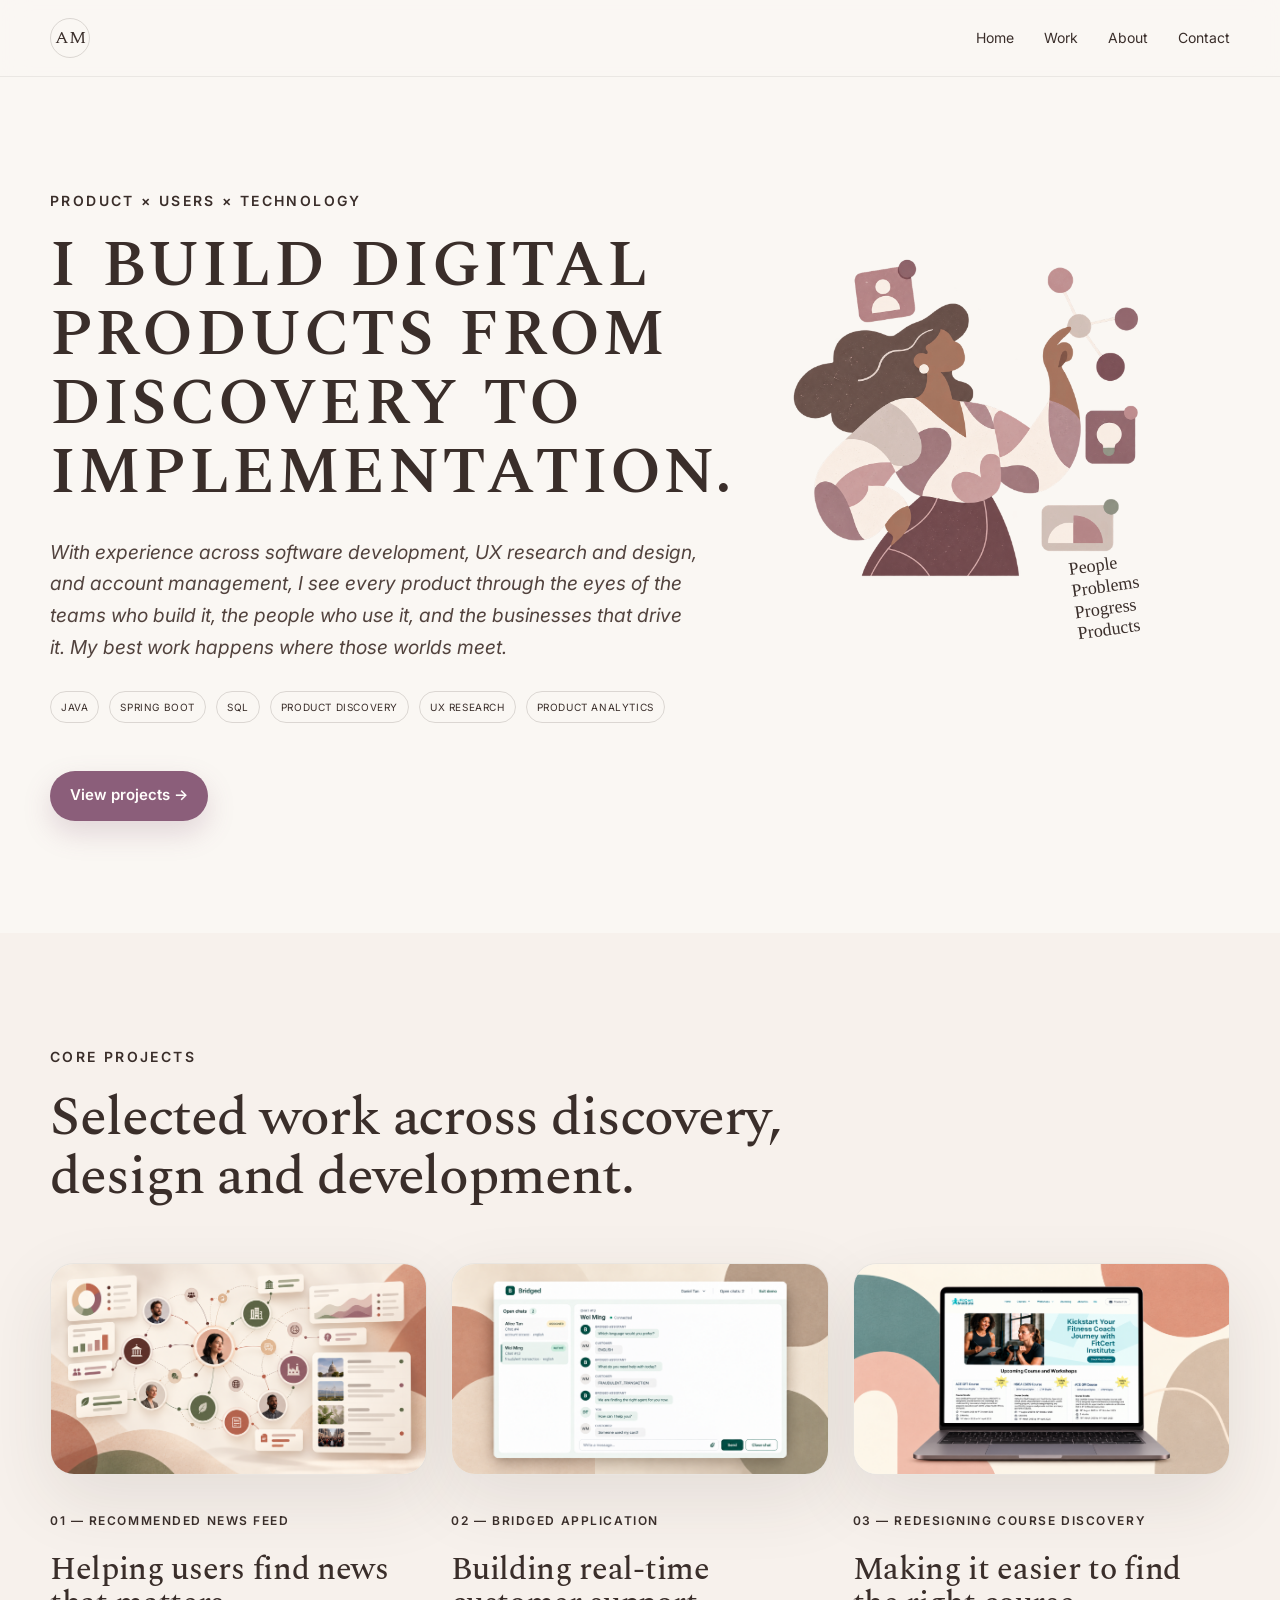
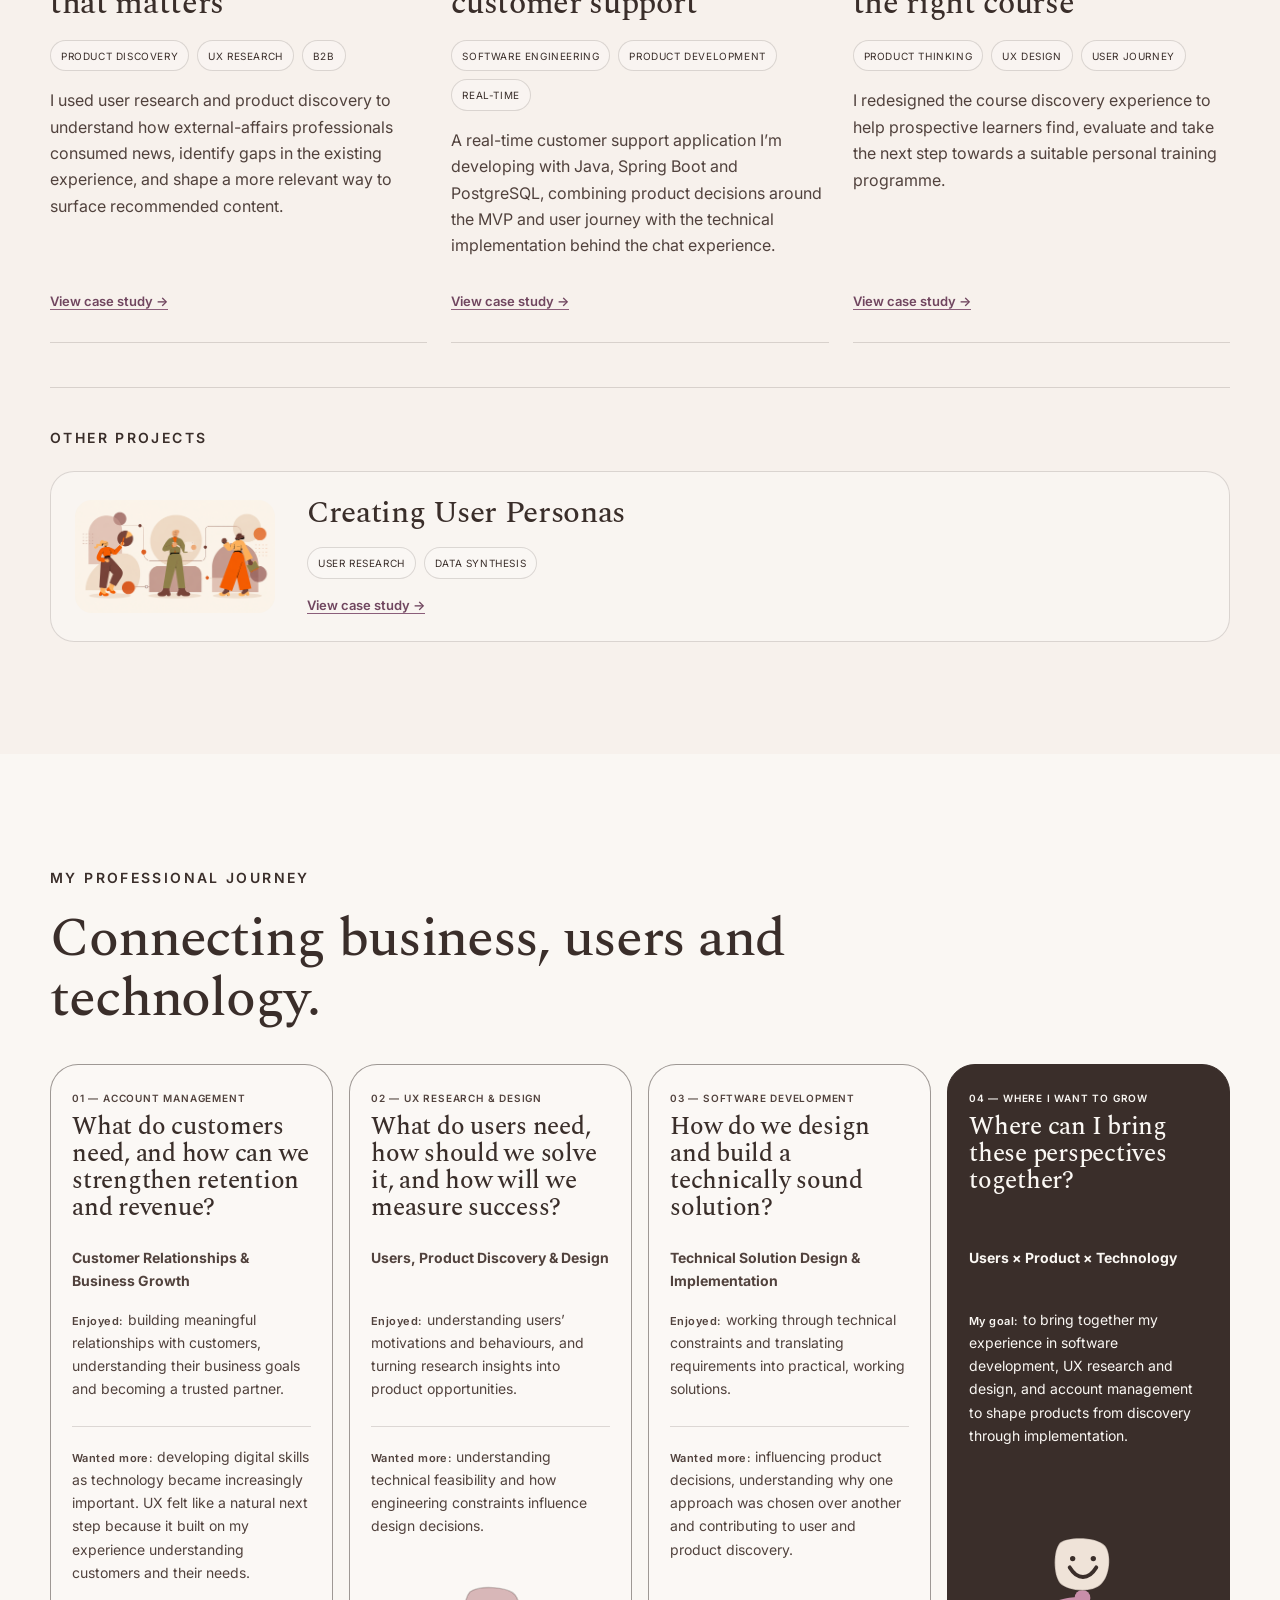
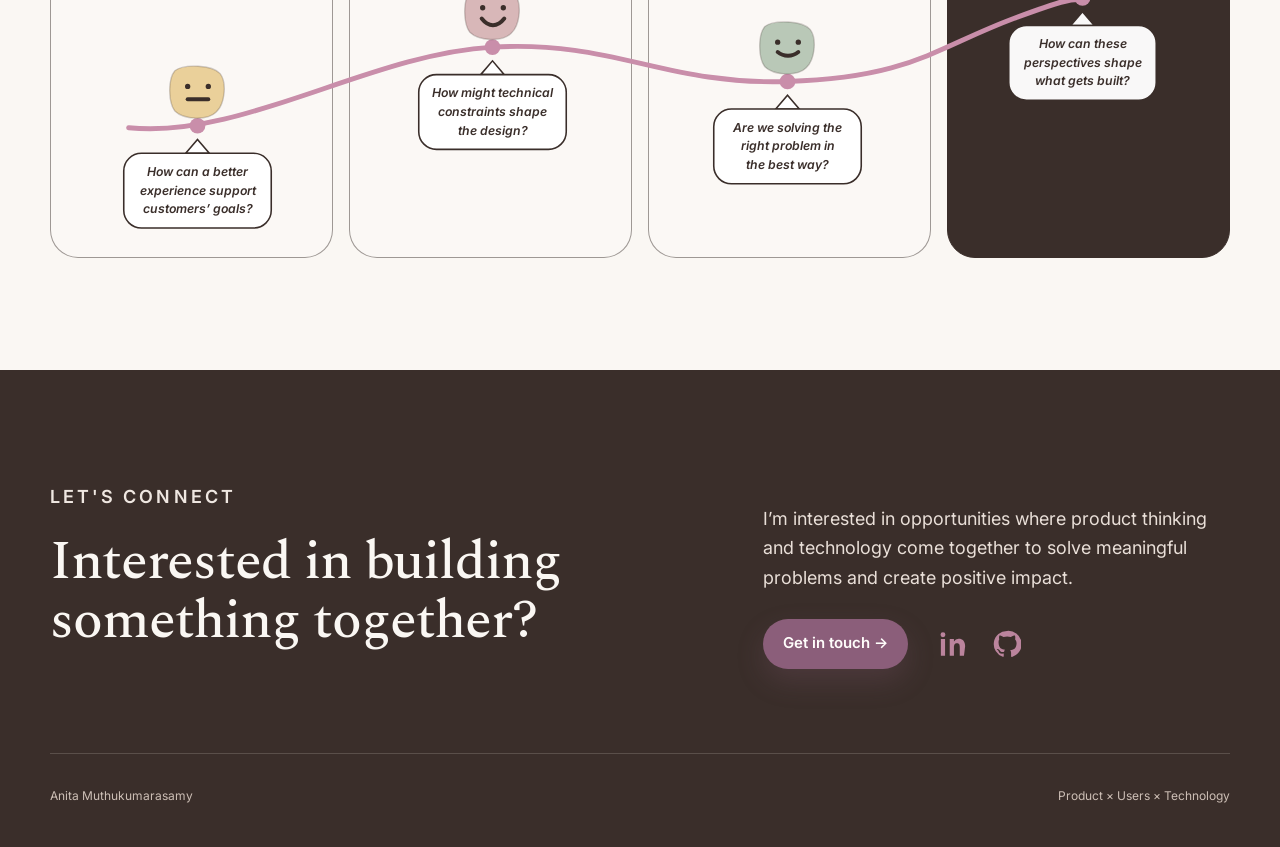
<file: index.html>
<!doctype html>
<html lang="en">
<head>
  <meta charset="utf-8" />
  <meta name="viewport" content="width=device-width, initial-scale=1" />
  <meta name="description" content="Anita Muthukumarasamy — Software Developer with a background in UX research, design and product discovery." />
  <title>Anita Muthukumarasamy — Product × Users × Technology</title>
  <link rel="preconnect" href="https://fonts.googleapis.com" />
  <link rel="preconnect" href="https://fonts.gstatic.com" crossorigin />
  <link href="https://fonts.googleapis.com/css2?family=Inter:wght@300;400;500;600;700&amp;family=Spectral:ital,wght@0,400;0,500;0,600;1,500;1,600&amp;display=swap" rel="stylesheet" />
  <link rel="stylesheet" href="styles.css?v=75" />
</head>
<body>
  <a class="skip-link" href="#main">Skip to content</a>

  <header class="site-header">
    <div class="shell nav-wrap">
      <a class="brand" href="#top" aria-label="Back to top">AM</a>
      <button class="nav-toggle" aria-expanded="false" aria-controls="site-nav">Menu</button>
      <nav id="site-nav" class="site-nav" aria-label="Primary navigation">
        <a href="#top">Home</a>
        <a href="#work">Work</a>
        <a href="#journey">About</a>
        <a href="#contact">Contact</a>
      </nav>
    </div>
  </header>

  <main id="main">
    <section id="top" class="hero shell section-pad">
      <div class="hero-copy">
        <p class="eyebrow">PRODUCT × USERS × TECHNOLOGY</p>
        <h1>I build digital products from discovery to implementation.</h1>
        <p class="hero-body">With experience across software development, UX research and design, and account management, I see every product through the eyes of the teams who build it, the people who use it, and the businesses that drive it. My best work happens where those worlds meet.</p>

        <div class="tag-row" aria-label="Capabilities">
          <span>Java</span><span>Spring Boot</span><span>SQL</span><span>Product Discovery</span><span>UX Research</span><span>Product Analytics</span>
        </div>

        <div class="cta-row">
          <a class="btn btn-primary" href="#work">View projects →</a>
        </div>
      </div>

      <div class="hero-art" aria-hidden="true">
        <div class="hero-visual-group">
          <img class="hero-illustration" src="assets/home-hero-illustration-muted.png" alt="" />
          <div class="motif">
            <span>People</span>
            <span>Problems</span>
            <span>Progress</span>
            <span>Products</span>
          </div>
        </div>
      </div>
    </section>

    <section id="work" class="work-section section-pad">
      <div class="shell">
        <div class="section-heading">
          <p class="eyebrow">CORE PROJECTS</p>
          <h2>Selected work across discovery, design and development.</h2>
        </div>

        <div class="projects-grid">
          <article class="project project-featured">
          <div class="project-copy">
            <p class="project-number">01 — RECOMMENDED NEWS FEED</p>
            <h3>Helping users find news that matters</h3>
            <div class="tag-row compact"><span>PRODUCT DISCOVERY</span><span>UX RESEARCH</span><span>B2B</span></div>
            <p>I used user research and product discovery to understand how external-affairs professionals consumed news, identify gaps in the existing experience, and shape a more relevant way to surface recommended content.</p>
            <a class="project-link" href="case-studies/recommended-news-feed.html">View case study →</a>
          </div>
          <a class="project-visual-link" href="case-studies/recommended-news-feed.html" aria-label="View Recommended News Feed case study">
            <div class="project-visual project-image">
              <img src="assets/case-studies/recommended-news-feed/stakeholder-intelligence-card-v2.png" alt="Editorial composition showing a stakeholder network, insights and recommended news" />
            </div>
          </a>
          </article>

          <article class="project">
          <div class="project-copy">
            <p class="project-number">02 — BRIDGED APPLICATION</p>
            <h3>Building real-time customer support</h3>
            <div class="tag-row compact"><span>SOFTWARE ENGINEERING</span><span>PRODUCT DEVELOPMENT</span><span>REAL-TIME</span></div>
            <p>A real-time customer support application I’m developing with Java, Spring Boot and PostgreSQL, combining product decisions around the MVP and user journey with the technical implementation behind the chat experience.</p>
            <a class="project-link" href="case-studies/bridged.html">View case study →</a>
          </div>
          <a class="project-visual-link" href="case-studies/bridged.html" aria-label="View Bridged Application case study">
            <div class="project-visual project-image">
              <img src="assets/case-studies/bridged/chat-support-card-v5.png" alt="Bridged agent workspace showing assigned and active chats against a warm neutral abstract background" />
            </div>
          </a>
          </article>

          <article class="project">
          <div class="project-copy">
            <p class="project-number">03 — REDESIGNING COURSE DISCOVERY</p>
            <h3>Making it easier to find the right course</h3>
            <div class="tag-row compact"><span>PRODUCT THINKING</span><span>UX DESIGN</span><span>USER JOURNEY</span></div>
            <p>I redesigned the course discovery experience to help prospective learners find, evaluate and take the next step towards a suitable personal training programme.</p>
            <a class="project-link" href="case-studies/fitness-course-discovery.html">View case study →</a>
          </div>
          <a class="project-visual-link" href="case-studies/fitness-course-discovery.html" aria-label="View Redesigning Course Discovery case study">
            <div class="project-visual project-image">
              <img src="assets/case-studies/fitness-course-discovery/fitness-course-card-clean-v6.png" alt="FitCert course-discovery website displayed on a laptop against muted geometric shapes" />
            </div>
          </a>
          </article>
        </div>

        <div class="other-projects-heading">
          <p class="eyebrow">OTHER PROJECTS</p>
        </div>

        <a class="other-work" href="case-studies/user-personas.html" aria-label="View Creating User Personas case study">
          <div class="other-thumb other-thumb-image">
            <img src="assets/case-studies/user-personas/personas-card-v2.png" alt="Three user personas connected by abstract geometric shapes" />
          </div>
          <div class="other-copy">
            <h3>Creating User Personas</h3>
            <div class="tag-row compact"><span>USER RESEARCH</span><span>DATA SYNTHESIS</span></div>
            <span class="project-link persona-project-link">View case study →</span>
          </div>
        </a>
      </div>
    </section>

    <section id="journey" class="journey-section section-pad">
      <div class="shell">
        <div class="section-heading journey-heading">
          <p class="eyebrow">MY PROFESSIONAL JOURNEY</p>
          <h2>Connecting business, users and technology.</h2>
        </div>

        <div class="journey-map">
          <div class="journey-column-backdrops" aria-hidden="true">
            <span></span><span></span><span></span><span></span>
          </div>
          <svg class="emotion-curve" viewBox="0 0 1200 330" role="img" aria-label="Professional journey rising from account management through software development and UX research to a high point where the perspectives come together">
            <path d="M80,197 C195,209 325,122 450,115 S625,154 750,150 S900,116 980,86 S1035,72 1050,65" fill="none" stroke="currentColor" stroke-width="5" stroke-linecap="round"/>
            <circle cx="150" cy="195" r="8" fill="currentColor"/>
            <circle cx="450" cy="115" r="8" fill="currentColor"/>
            <circle cx="750" cy="150" r="8" fill="currentColor"/>
            <circle cx="1050" cy="65" r="8" fill="currentColor"/>

            <g class="curve-face curve-face-account" transform="translate(120 132)">
              <path d="M7 7C16 0 45 1 53 10c7 9 5 31-4 39-9 9-33 8-42-1C0 39 0 15 7 7Z"/>
              <circle cx="20" cy="23" r="2.7"/><circle cx="41" cy="23" r="2.7"/>
              <path class="face-mouth" d="M20 36h21"/>
            </g>
            <g class="curve-face curve-face-ux" transform="translate(420 52)">
              <path d="M7 7C16 0 45 1 53 10c7 9 5 31-4 39-9 9-33 8-42-1C0 39 0 15 7 7Z"/>
              <circle cx="20" cy="23" r="2.7"/><circle cx="41" cy="23" r="2.7"/>
              <path class="face-mouth" d="M19 34c7 9 16 9 23 0"/>
            </g>
            <g class="curve-face curve-face-software" transform="translate(720 87)">
              <path d="M7 7C16 0 45 1 53 10c7 9 5 31-4 39-9 9-33 8-42-1C0 39 0 15 7 7Z"/>
              <circle cx="20" cy="23" r="2.7"/><circle cx="41" cy="23" r="2.7"/>
              <path class="face-mouth" d="M20 33c6 5 15 5 21 0"/>
            </g>
            <g class="curve-face curve-face-final" transform="translate(1020 2)">
              <path d="M7 7C16 0 45 1 53 10c7 9 5 31-4 39-9 9-33 8-42-1C0 39 0 15 7 7Z"/>
              <circle cx="20" cy="23" r="2.7"/><circle cx="41" cy="23" r="2.7"/>
              <path class="face-mouth" d="M17 32c8 13 19 13 27 0"/>
            </g>

            <g class="curve-dialogue"><path d="M138 223l12-14 12 14Z"/><rect x="75" y="223" width="150" height="76" rx="18"/><text x="150" y="246" text-anchor="middle"><tspan x="150">How can a better</tspan><tspan x="150" dy="19">experience support</tspan><tspan x="150" dy="19">customers’ goals?</tspan></text></g>
            <g class="curve-dialogue"><path d="M438 143l12-14 12 14Z"/><rect x="375" y="143" width="150" height="76" rx="18"/><text x="450" y="166" text-anchor="middle"><tspan x="450">How might technical</tspan><tspan x="450" dy="19">constraints shape</tspan><tspan x="450" dy="19">the design?</tspan></text></g>
            <g class="curve-dialogue"><path d="M738 178l12-14 12 14Z"/><rect x="675" y="178" width="150" height="76" rx="18"/><text x="750" y="201" text-anchor="middle"><tspan x="750">Are we solving the</tspan><tspan x="750" dy="19">right problem in</tspan><tspan x="750" dy="19">the best way?</tspan></text></g>
            <g class="curve-dialogue"><path d="M1038 93l12-14 12 14Z"/><rect x="975" y="93" width="150" height="76" rx="18"/><text x="1050" y="116" text-anchor="middle"><tspan x="1050">How can these</tspan><tspan x="1050" dy="19">perspectives shape</tspan><tspan x="1050" dy="19">what gets built?</tspan></text></g>

          </svg>

          <div class="journey-grid">
            <article class="journey-card">
              <p class="stage-label">01 — ACCOUNT MANAGEMENT</p>
              <h3>What do customers need, and how can we strengthen retention and revenue?</h3>
              <p class="journey-perspective"><strong>Customer Relationships &amp; Business Growth</strong></p>
              <p class="journey-summary"><span class="journey-key">Enjoyed:</span> building meaningful relationships with customers, understanding their business goals and becoming a trusted partner.</p>
              <p class="wanted"><span>Wanted more:</span> developing digital skills as technology became increasingly important. UX felt like a natural next step because it built on my experience understanding customers and their needs.</p>
            </article>

            <article class="journey-card">
              <p class="stage-label">02 — UX RESEARCH &amp; DESIGN</p>
              <h3>What do users need, how should we solve it, and how will we measure success?</h3>
              <p class="journey-perspective"><strong>Users, Product Discovery &amp; Design</strong></p>
              <p class="journey-summary"><span class="journey-key">Enjoyed:</span> understanding users’ motivations and behaviours, and turning research insights into product opportunities.</p>
              <p class="wanted"><span>Wanted more:</span> understanding technical feasibility and how engineering constraints influence design decisions.</p>
            </article>

            <article class="journey-card">
              <p class="stage-label">03 — SOFTWARE DEVELOPMENT</p>
              <h3>How do we design and build a technically sound solution?</h3>
              <p class="journey-perspective"><strong>Technical Solution Design &amp; Implementation</strong></p>
              <p class="journey-summary"><span class="journey-key">Enjoyed:</span> working through technical constraints and translating requirements into practical, working solutions.</p>
              <p class="wanted"><span>Wanted more:</span> influencing product decisions, understanding why one approach was chosen over another and contributing to user and product discovery.</p>
            </article>

            <article class="journey-card journey-card-final">
              <p class="stage-label">04 — WHERE I WANT TO GROW</p>
              <h3>Where can I bring these perspectives together?</h3>
              <p class="journey-perspective"><strong>Users × Product × Technology</strong></p>
              <p class="journey-goal"><span class="journey-key">My goal:</span> to bring together my experience in software development, UX research and design, and account management to shape products from discovery through implementation.</p>
            </article>
          </div>
        </div>
      </div>
    </section>

    <section id="contact" class="contact-section section-pad">
      <div class="shell contact-inner">
        <div>
          <p class="eyebrow light">LET'S CONNECT</p>
          <h2>Interested in building something together?</h2>
        </div>
        <div class="contact-details">
          <p>I’m interested in opportunities where product thinking and technology come together to solve meaningful problems and create positive impact.</p>
          <div class="contact-profile-links">
              <a class="btn btn-primary contact-cta" href="mailto:anita.muthukumarasamy@gmail.com">Get in touch →</a>
              <a class="contact-icon-link" href="https://www.linkedin.com/in/anita-muthukumarasamy/" target="_blank" rel="noopener noreferrer" aria-label="LinkedIn" title="LinkedIn">
                <svg viewBox="0 0 24 24" aria-hidden="true"><path d="M5.2 7.8H1.6V22h3.6V7.8ZM3.4 2A2.1 2.1 0 1 0 3.4 6.2 2.1 2.1 0 0 0 3.4 2ZM22.4 13.9c0-4.3-2.3-6.4-5.4-6.4a4.7 4.7 0 0 0-4.2 2.3v-2H9.2V22h3.6v-7c0-1.8.4-3.6 2.7-3.6 2.3 0 2.3 2.1 2.3 3.7V22h3.6l1-8.1Z"/></svg>
              </a>
              <a class="contact-icon-link" href="https://github.com/thisisanita" target="_blank" rel="noopener noreferrer" aria-label="GitHub" title="GitHub">
                <svg viewBox="0 0 24 24" aria-hidden="true"><path d="M12 .8A11.4 11.4 0 0 0 8.4 23c.6.1.8-.3.8-.6v-2.2c-3.4.7-4.1-1.4-4.1-1.4-.6-1.4-1.4-1.8-1.4-1.8-1.1-.8.1-.8.1-.8 1.3.1 2 1.3 2 1.3 1.1 2 3 1.4 3.7 1.1.1-.8.4-1.4.8-1.7-2.7-.3-5.5-1.3-5.5-6A4.7 4.7 0 0 1 5.4 8c-.1-.3-.5-1.6.1-3.3 0 0 1-.3 3.5 1.3a12 12 0 0 1 6.3 0c2.4-1.6 3.5-1.3 3.5-1.3.6 1.7.2 3 .1 3.3a4.7 4.7 0 0 1 1.3 3.3c0 4.7-2.8 5.7-5.5 6 .4.4.8 1.1.8 2.2v3c0 .3.2.7.8.6A11.4 11.4 0 0 0 12 .8Z"/></svg>
              </a>
          </div>
        </div>
      </div>
      <div class="shell footer-line">
        <span>Anita Muthukumarasamy</span>
        <span>Product × Users × Technology</span>
      </div>
    </section>
  </main>

  <script src="script.js"></script>
</body>
</html>
</file>
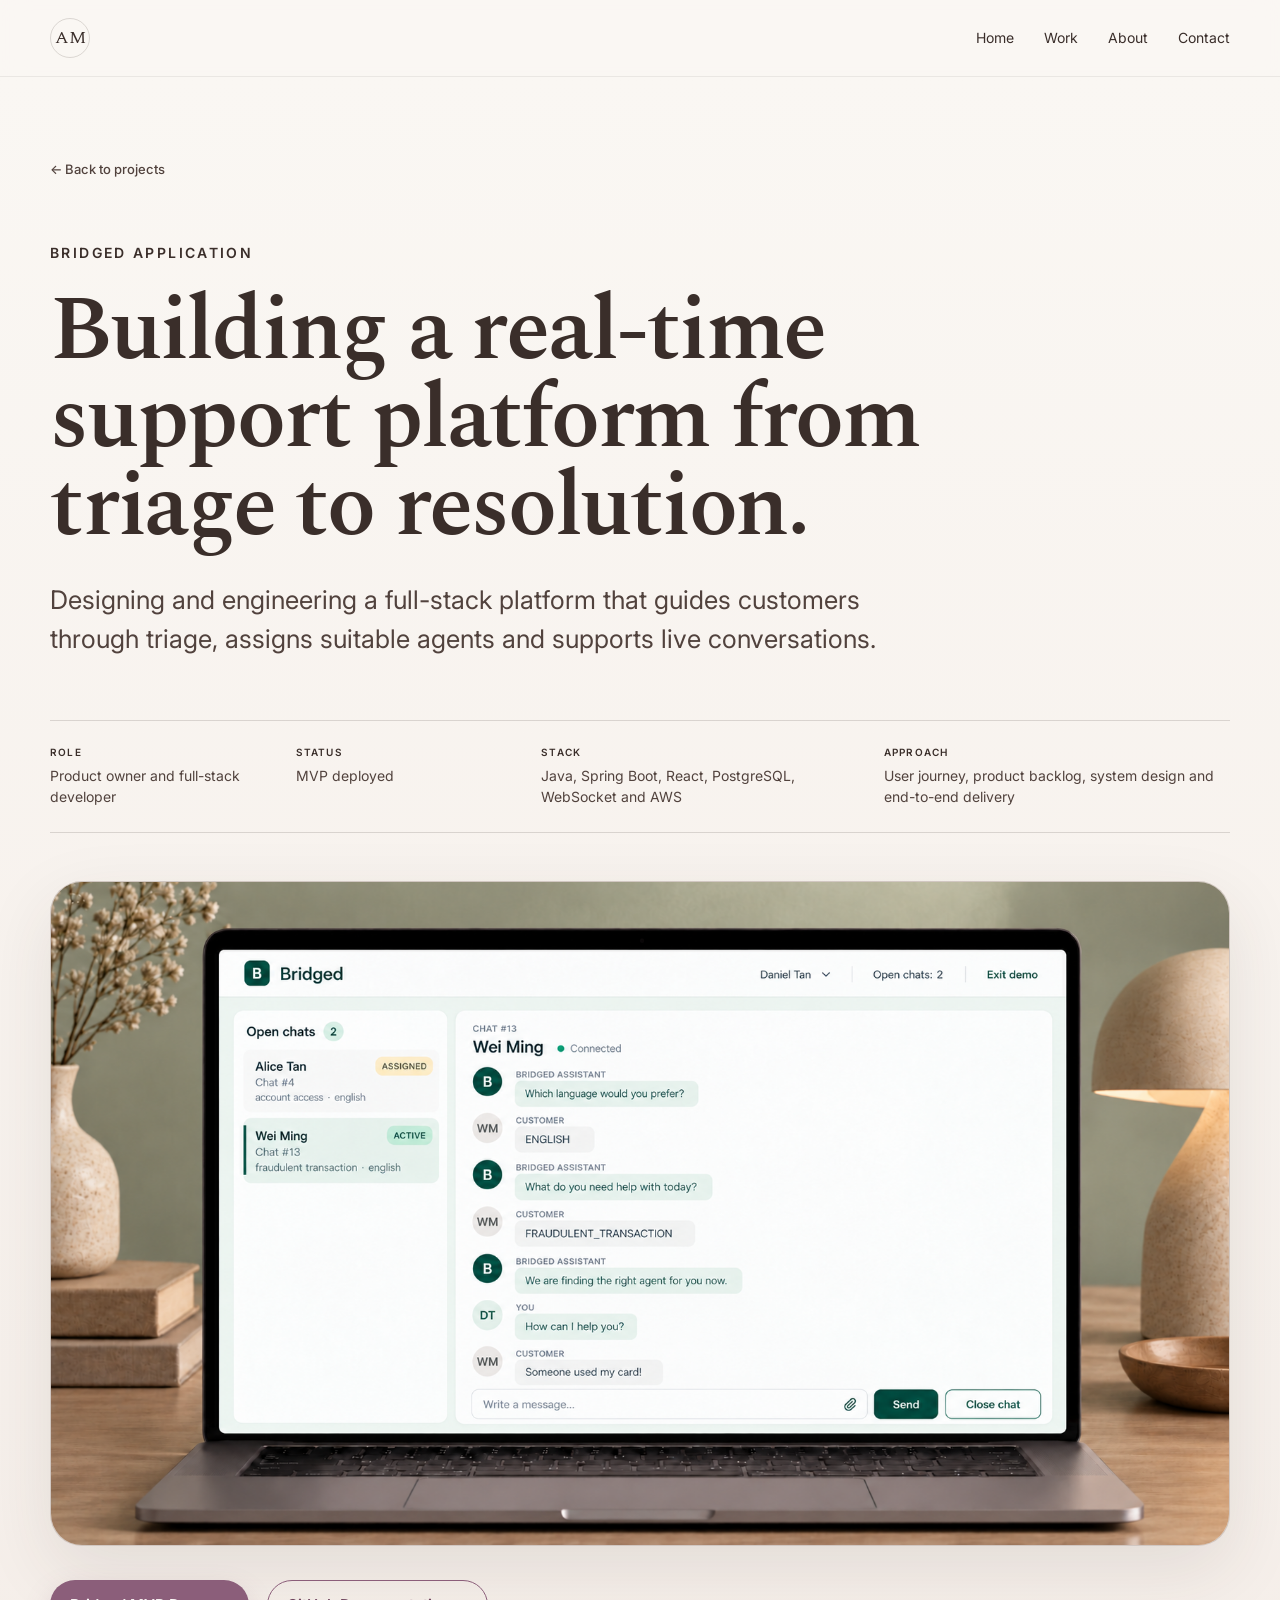
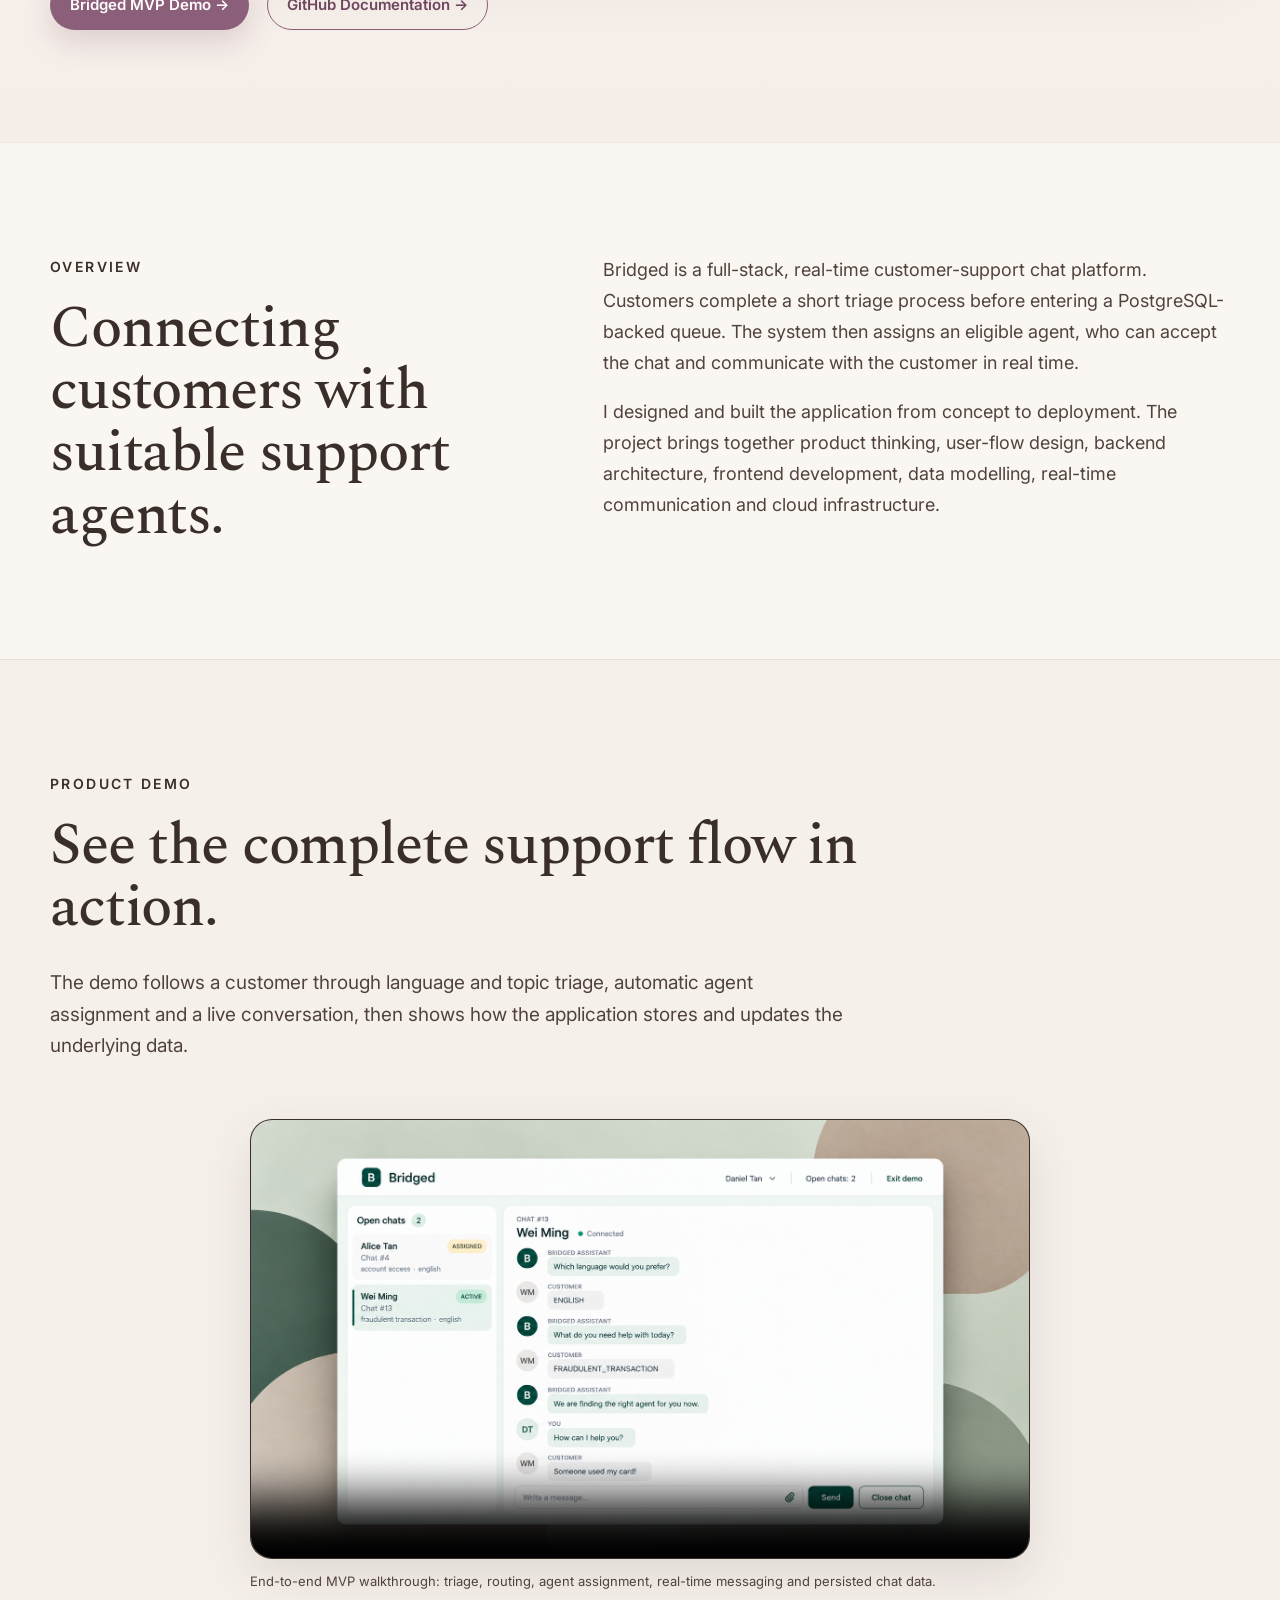
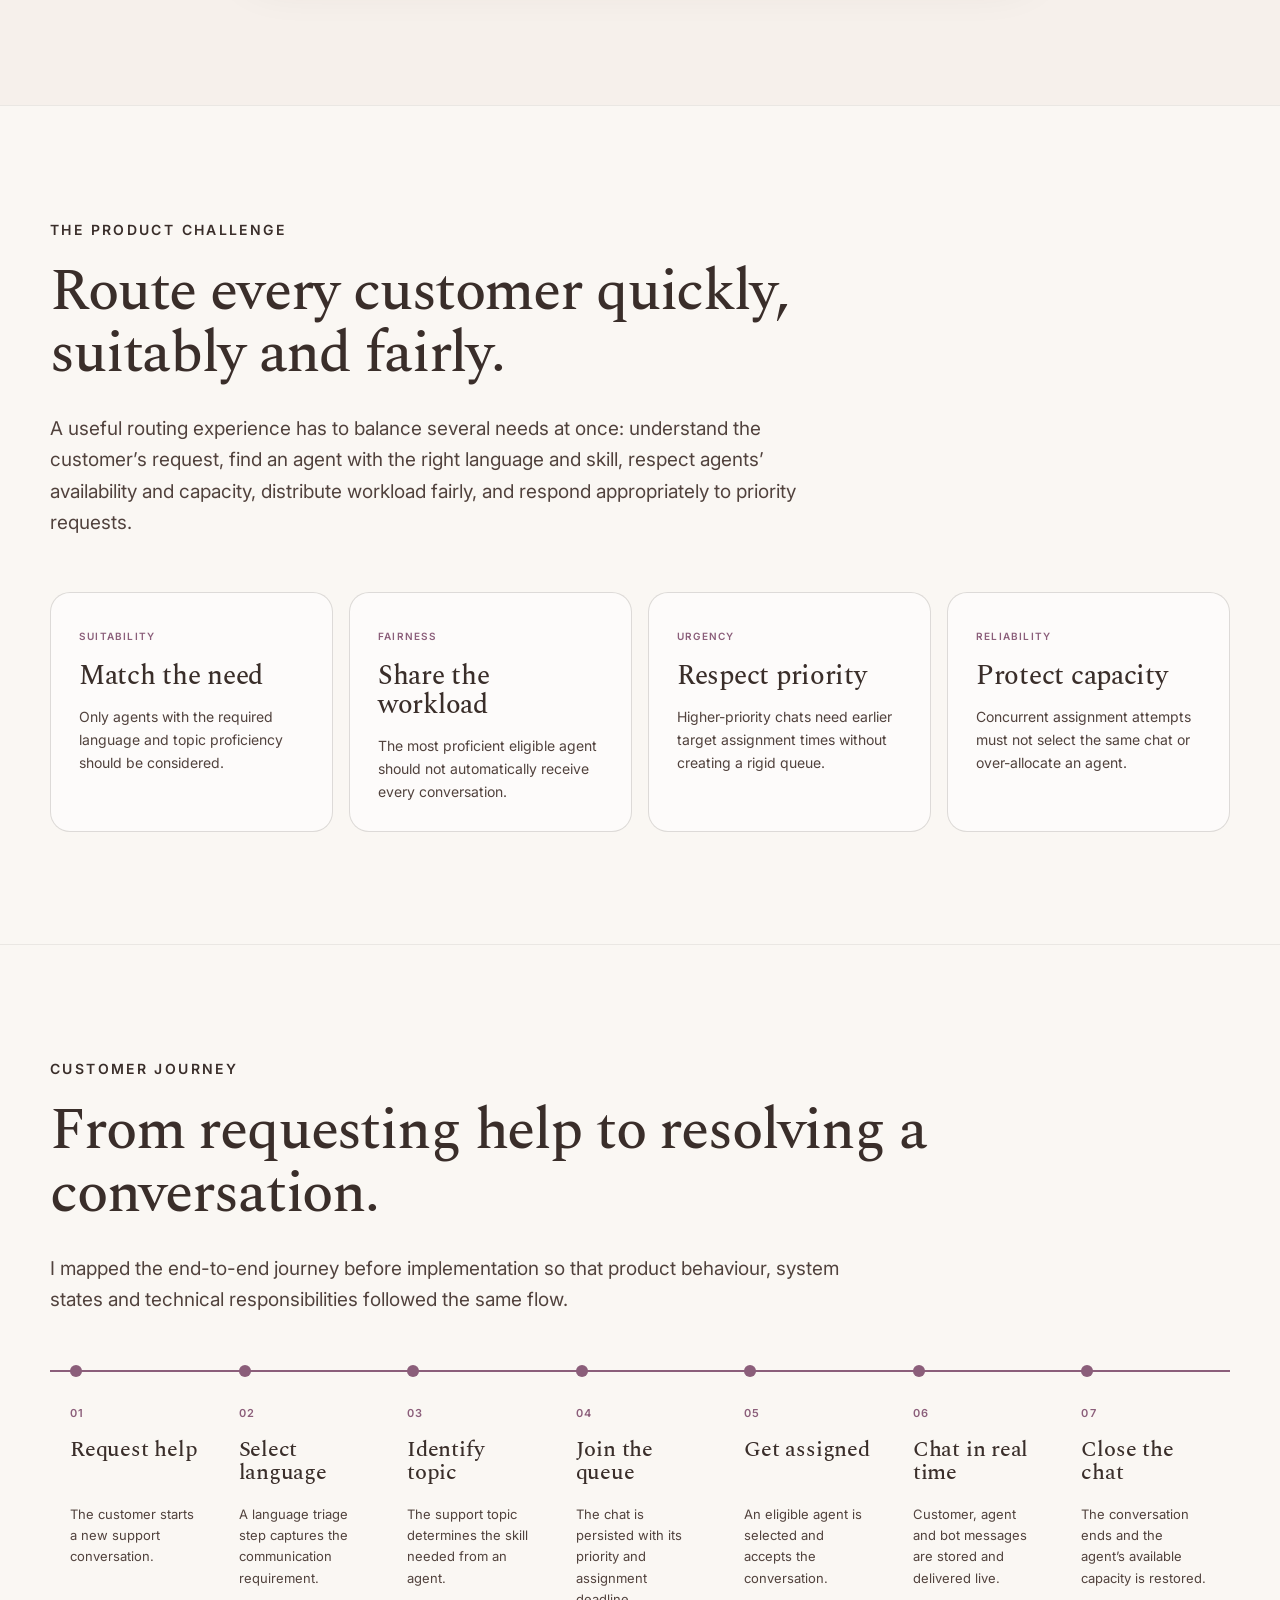
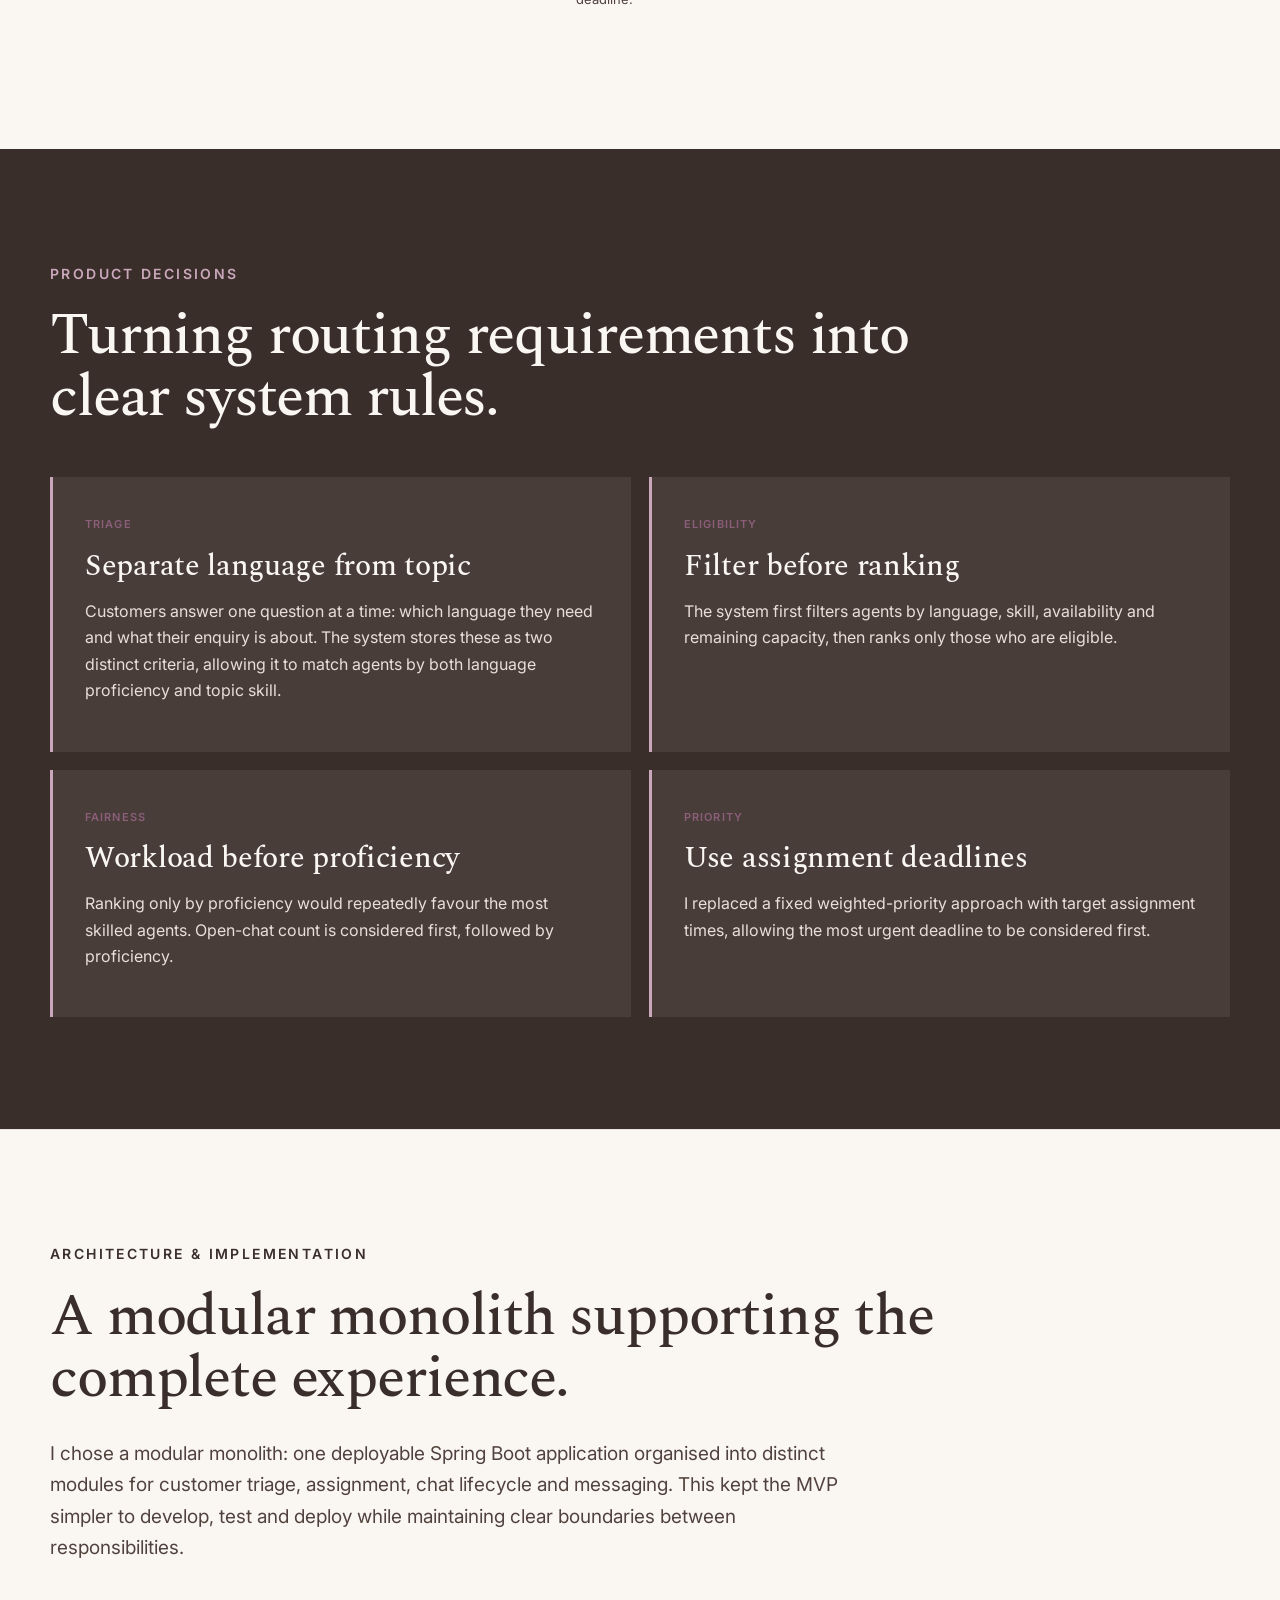
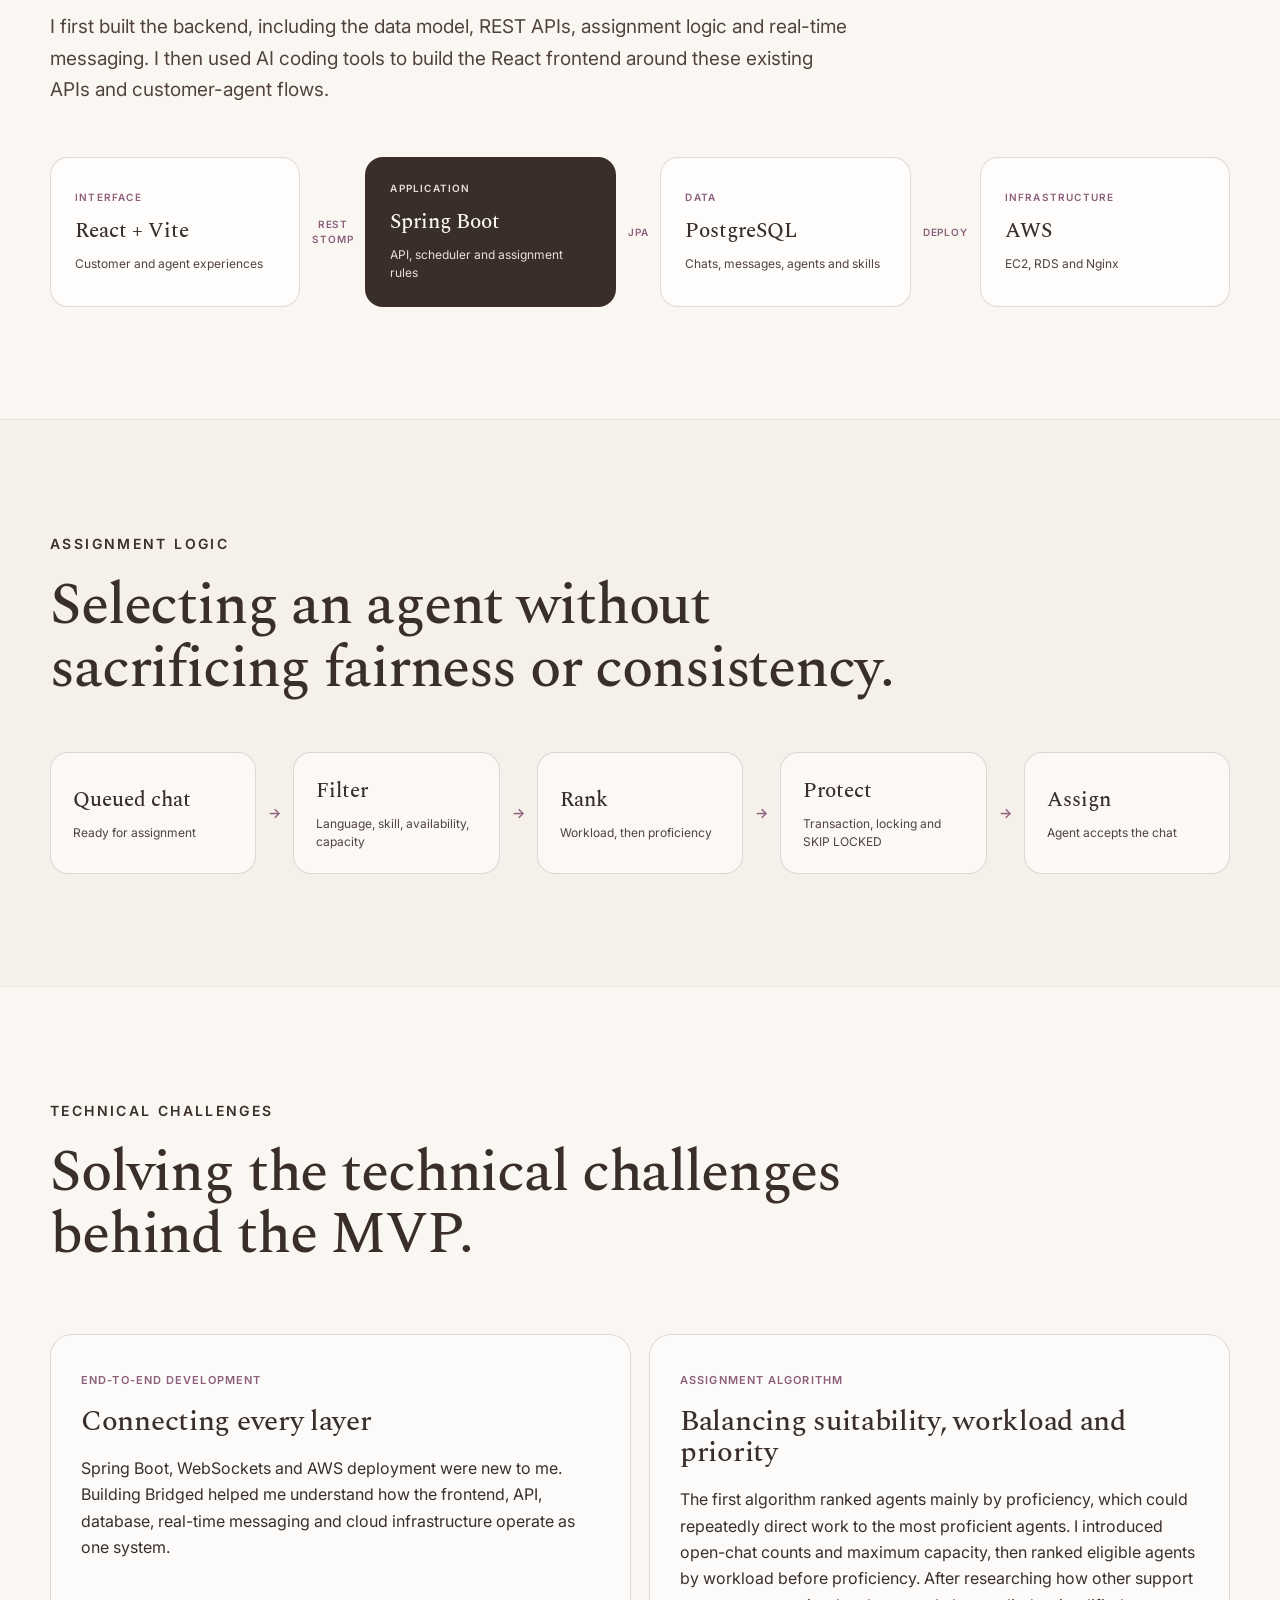
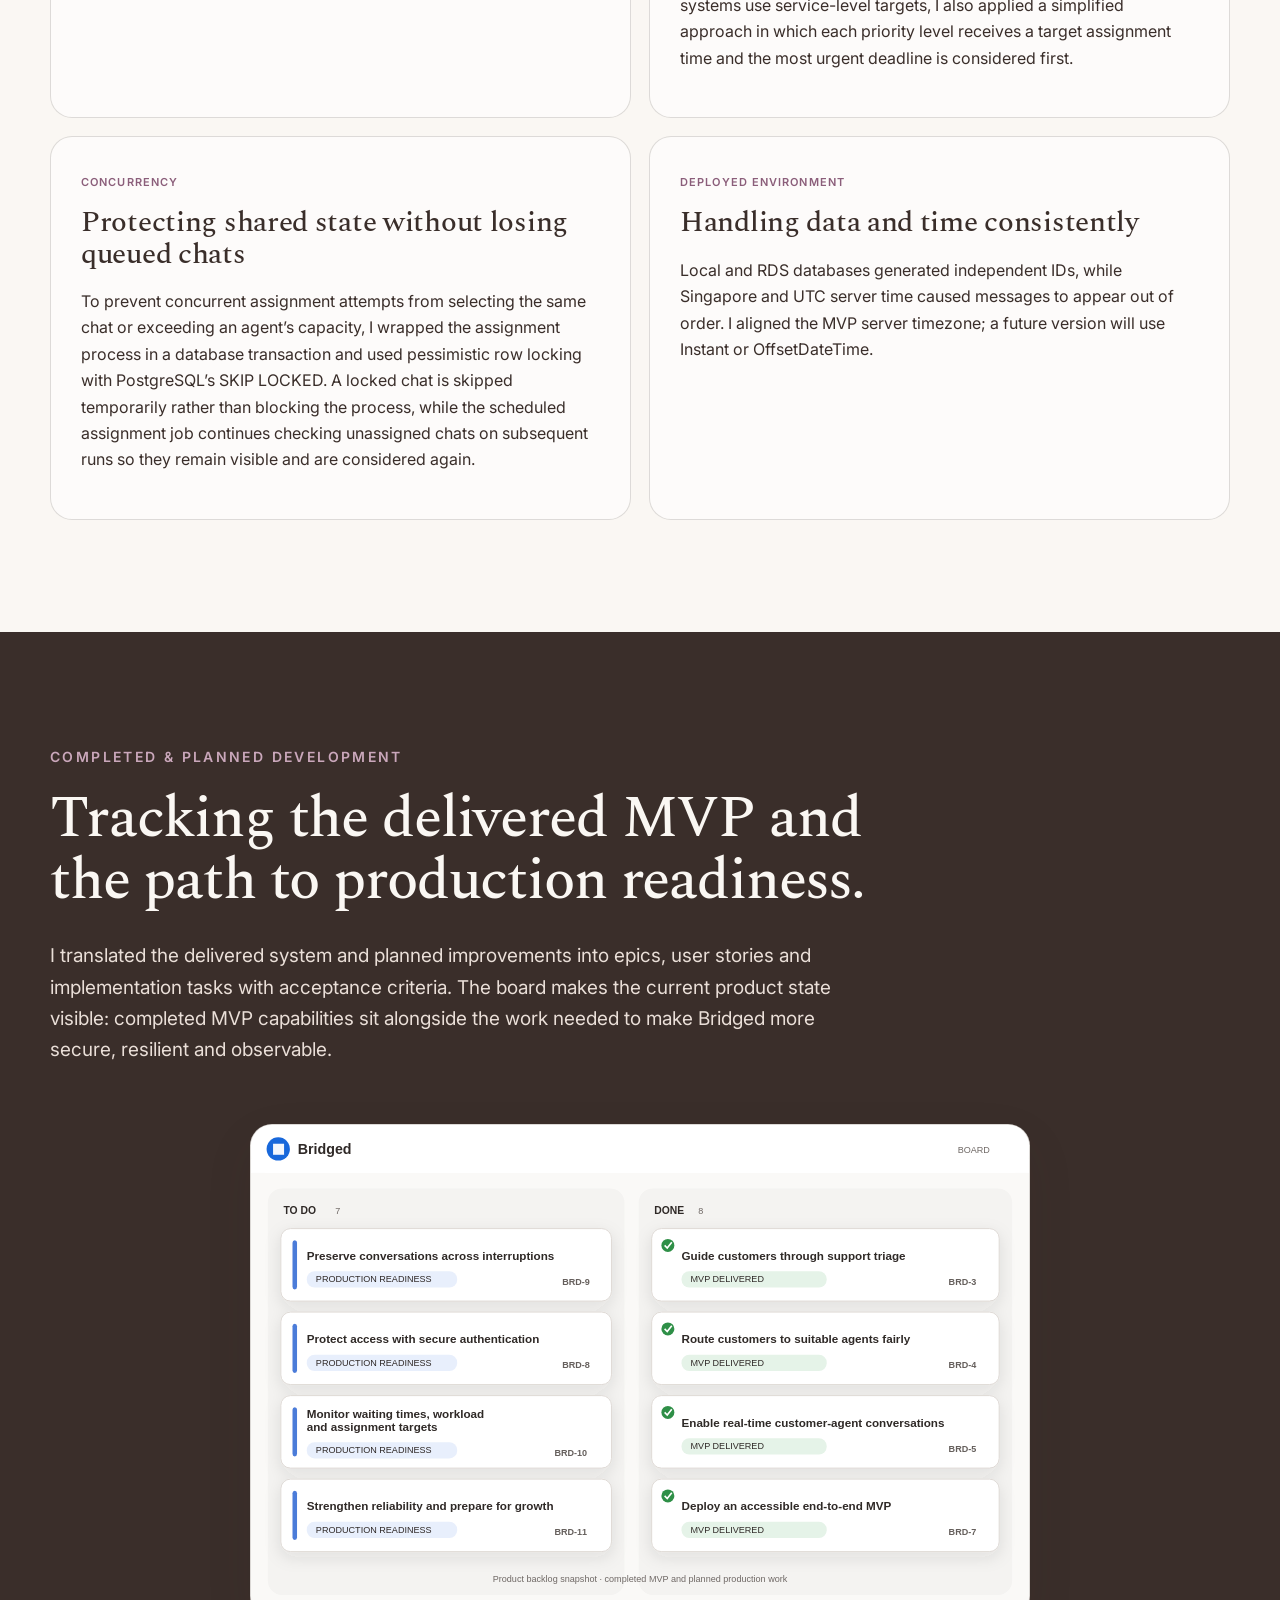
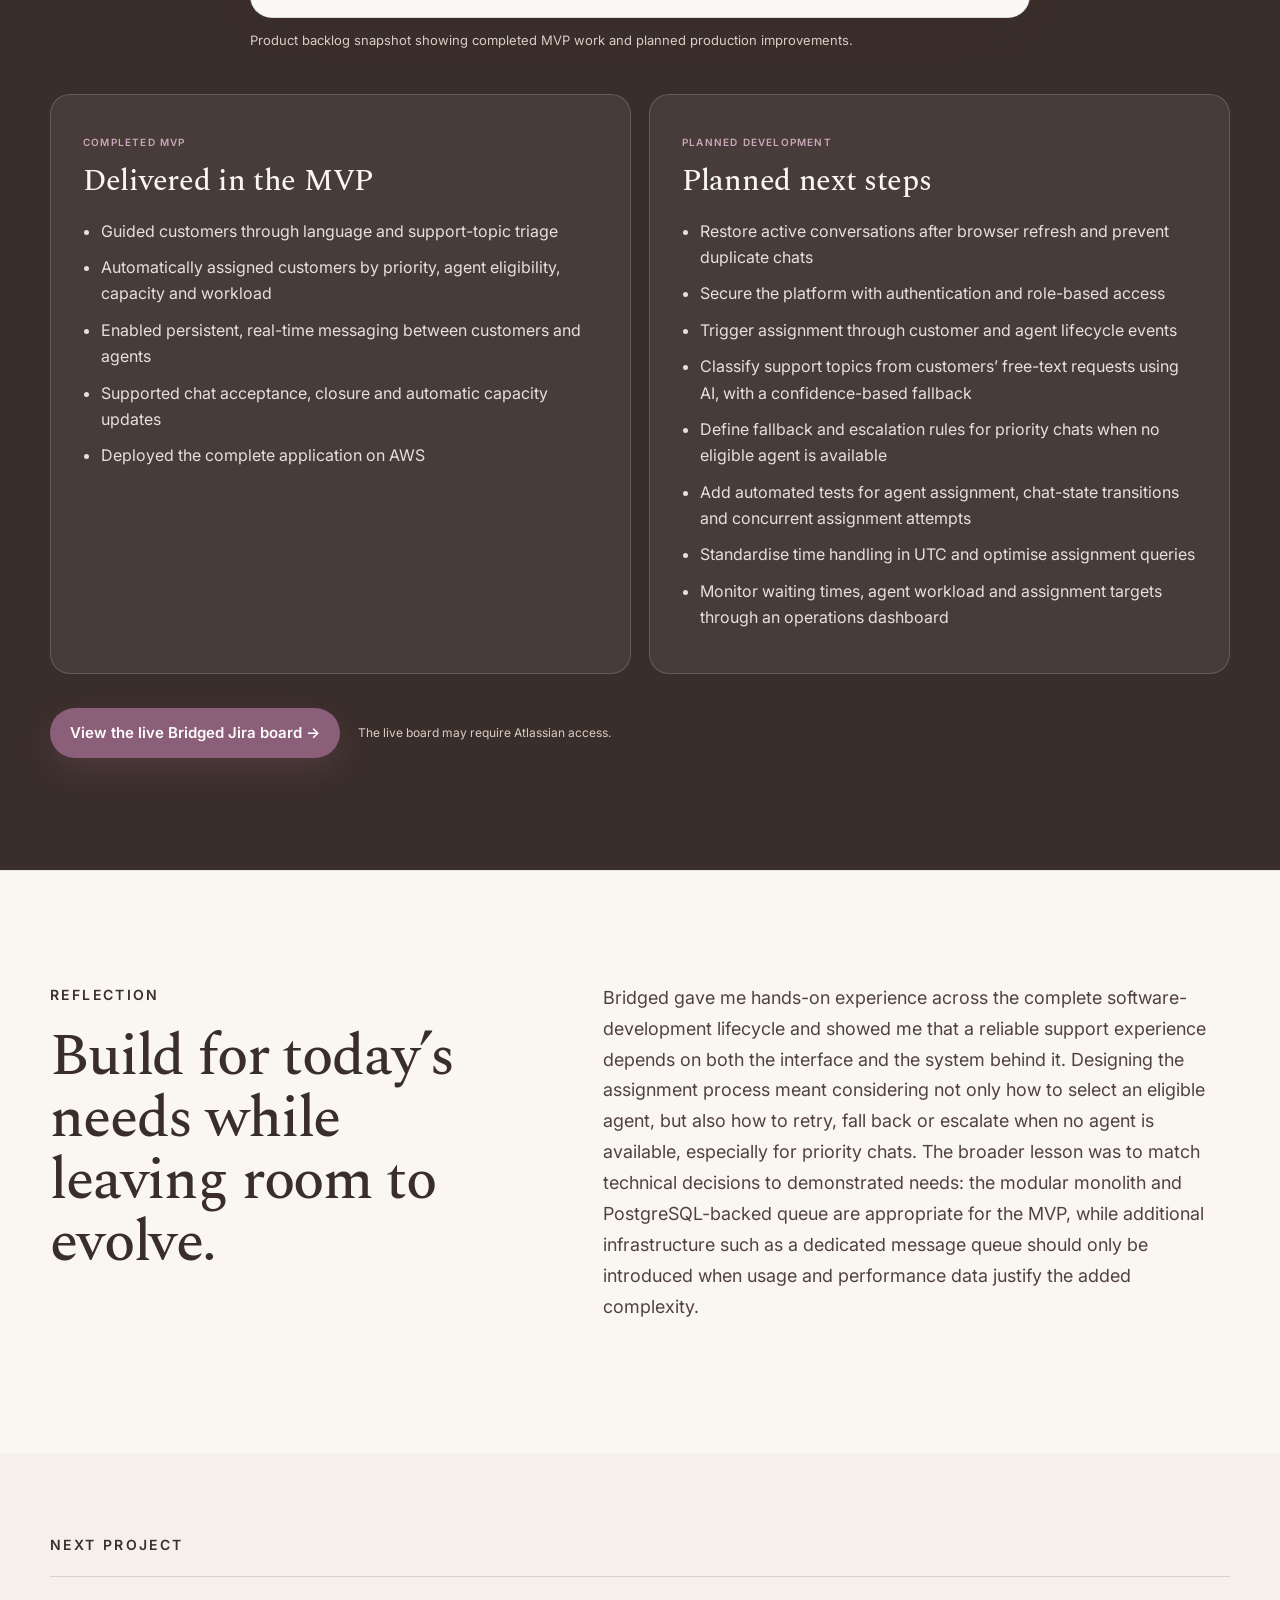
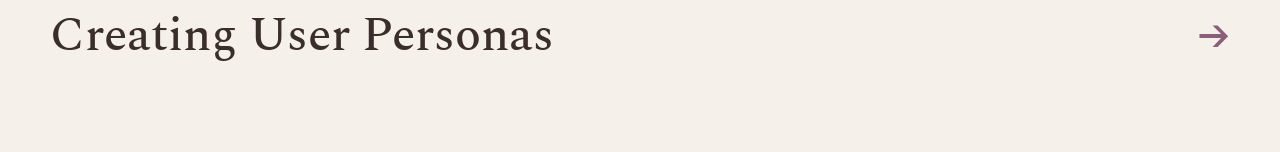
<file: case-studies/bridged.html>
<!doctype html>
<html lang="en">
<head>
  <meta charset="utf-8" />
  <meta name="viewport" content="width=device-width, initial-scale=1" />
  <meta name="description" content="Bridged real-time customer-support platform case study by Anita Muthukumarasamy." />
  <title>Bridged Application — Anita Muthukumarasamy</title>
  <link rel="preconnect" href="https://fonts.googleapis.com" />
  <link rel="preconnect" href="https://fonts.gstatic.com" crossorigin />
  <link href="https://fonts.googleapis.com/css2?family=Inter:wght@300;400;500;600;700&amp;family=Spectral:ital,wght@0,400;0,500;0,600;1,500;1,600&amp;display=swap" rel="stylesheet" />
  <link rel="stylesheet" href="../styles.css?v=81" />
</head>
<body class="case-bridged">
  <a class="skip-link" href="#main">Skip to content</a>

  <header class="site-header">
    <div class="shell nav-wrap">
      <a class="brand" href="../index.html#top" aria-label="Back to homepage">AM</a>
      <button class="nav-toggle" aria-expanded="false" aria-controls="site-nav">Menu</button>
      <nav id="site-nav" class="site-nav" aria-label="Primary navigation">
        <a href="../index.html#top">Home</a><a href="../index.html#work">Work</a><a href="../index.html#journey">About</a><a href="../index.html#contact">Contact</a>
      </nav>
    </div>
  </header>

  <main id="main" class="case-study">
    <section class="case-hero section-pad">
      <div class="shell">
        <a class="back-link" href="../index.html#work">← Back to projects</a>
        <p class="eyebrow">BRIDGED APPLICATION</p>
        <h1>Building a real-time support platform from triage to resolution.</h1>
        <p class="case-deck">Designing and engineering a full-stack platform that guides customers through triage, assigns suitable agents and supports live conversations.</p>
        <dl class="case-meta bridged-meta">
          <div><dt>Role</dt><dd>Product owner and full-stack developer</dd></div>
          <div><dt>Status</dt><dd>MVP deployed</dd></div>
          <div><dt>Stack</dt><dd>Java, Spring Boot, React, PostgreSQL, WebSocket and AWS</dd></div>
          <div><dt>Approach</dt><dd>User journey, product backlog, system design and end-to-end delivery</dd></div>
        </dl>
        <figure class="case-hero-image bridged-chat-hero"><img src="../assets/case-studies/bridged/chat-support-hero-v4.png" alt="Bridged agent workspace showing assigned and active chats on a laptop in a sage and warm-brown setting" /></figure>
        <div class="case-link-row"><a class="case-cta" href="http://13.214.207.223/" target="_blank" rel="noopener noreferrer">Bridged MVP Demo →</a><a class="case-cta secondary" href="https://github.com/thisisanita/bridged" target="_blank" rel="noopener noreferrer">GitHub Documentation →</a></div>
      </div>
    </section>

    <section class="case-section">
      <div class="shell case-prose-grid">
        <div><p class="eyebrow">OVERVIEW</p><h2>Connecting customers with suitable support agents.</h2></div>
        <div class="case-copy"><p>Bridged is a full-stack, real-time customer-support chat platform. Customers complete a short triage process before entering a PostgreSQL-backed queue. The system then assigns an eligible agent, who can accept the chat and communicate with the customer in real time.</p><p>I designed and built the application from concept to deployment. The project brings together product thinking, user-flow design, backend architecture, frontend development, data modelling, real-time communication and cloud infrastructure.</p></div>
      </div>
    </section>

    <section class="case-section case-tinted bridged-demo-section">
      <div class="shell">
        <p class="eyebrow">PRODUCT DEMO</p>
        <h2 class="case-wide-heading">See the complete support flow in action.</h2>
        <p class="case-intro">The demo follows a customer through language and topic triage, automatic agent assignment and a live conversation, then shows how the application stores and updates the underlying data.</p>
        <figure class="case-figure demo-figure">
          <video controls playsinline preload="metadata" poster="../assets/case-studies/bridged/chat-support-card-v4.png">
            <source src="../assets/case-studies/bridged/bridged-demo.m4v" type="video/x-m4v" />
            Your browser does not support embedded video.
          </video>
          <figcaption>End-to-end MVP walkthrough: triage, routing, agent assignment, real-time messaging and persisted chat data.</figcaption>
        </figure>
      </div>
    </section>

    <section class="case-section">
      <div class="shell">
        <p class="eyebrow">THE PRODUCT CHALLENGE</p>
        <h2 class="case-wide-heading">Route every customer quickly, suitably and fairly.</h2>
        <p class="case-intro">A useful routing experience has to balance several needs at once: understand the customer’s request, find an agent with the right language and skill, respect agents’ availability and capacity, distribute workload fairly, and respond appropriately to priority requests.</p>
        <div class="decision-grid">
          <article><span>SUITABILITY</span><h3>Match the need</h3><p>Only agents with the required language and topic proficiency should be considered.</p></article>
          <article><span>FAIRNESS</span><h3>Share the workload</h3><p>The most proficient eligible agent should not automatically receive every conversation.</p></article>
          <article><span>URGENCY</span><h3>Respect priority</h3><p>Higher-priority chats need earlier target assignment times without creating a rigid queue.</p></article>
          <article><span>RELIABILITY</span><h3>Protect capacity</h3><p>Concurrent assignment attempts must not select the same chat or over-allocate an agent.</p></article>
        </div>
      </div>
    </section>

    <section class="case-section">
      <div class="shell">
        <p class="eyebrow">CUSTOMER JOURNEY</p>
        <h2 class="case-wide-heading">From requesting help to resolving a conversation.</h2>
        <p class="case-intro">I mapped the end-to-end journey before implementation so that product behaviour, system states and technical responsibilities followed the same flow.</p>
        <ol class="bridged-journey">
          <li><span>01</span><h3>Request help</h3><p>The customer starts a new support conversation.</p></li>
          <li><span>02</span><h3>Select language</h3><p>A language triage step captures the communication requirement.</p></li>
          <li><span>03</span><h3>Identify topic</h3><p>The support topic determines the skill needed from an agent.</p></li>
          <li><span>04</span><h3>Join the queue</h3><p>The chat is persisted with its priority and assignment deadline.</p></li>
          <li><span>05</span><h3>Get assigned</h3><p>An eligible agent is selected and accepts the conversation.</p></li>
          <li><span>06</span><h3>Chat in real time</h3><p>Customer, agent and bot messages are stored and delivered live.</p></li>
          <li><span>07</span><h3>Close the chat</h3><p>The conversation ends and the agent’s available capacity is restored.</p></li>
        </ol>
      </div>
    </section>

    <section class="case-section case-dark">
      <div class="shell">
        <p class="eyebrow light">PRODUCT DECISIONS</p>
        <h2 class="case-wide-heading">Turning routing requirements into clear system rules.</h2>
        <div class="workshop-grid bridged-decisions">
          <article><span>TRIAGE</span><h3>Separate language from topic</h3><p>Customers answer one question at a time: which language they need and what their enquiry is about. The system stores these as two distinct criteria, allowing it to match agents by both language proficiency and topic skill.</p></article>
          <article><span>ELIGIBILITY</span><h3>Filter before ranking</h3><p>The system first filters agents by language, skill, availability and remaining capacity, then ranks only those who are eligible.</p></article>
          <article><span>FAIRNESS</span><h3>Workload before proficiency</h3><p>Ranking only by proficiency would repeatedly favour the most skilled agents. Open-chat count is considered first, followed by proficiency.</p></article>
          <article><span>PRIORITY</span><h3>Use assignment deadlines</h3><p>I replaced a fixed weighted-priority approach with target assignment times, allowing the most urgent deadline to be considered first.</p></article>
        </div>
      </div>
    </section>

    <section class="case-section">
      <div class="shell">
        <p class="eyebrow">ARCHITECTURE &amp; IMPLEMENTATION</p>
        <h2 class="case-wide-heading">A modular monolith supporting the complete experience.</h2>
        <p class="case-intro">I chose a modular monolith: one deployable Spring Boot application organised into distinct modules for customer triage, assignment, chat lifecycle and messaging. This kept the MVP simpler to develop, test and deploy while maintaining clear boundaries between responsibilities.</p>
        <p class="case-intro">I first built the backend, including the data model, REST APIs, assignment logic and real-time messaging. I then used AI coding tools to build the React frontend around these existing APIs and customer-agent flows.</p>
        <div class="architecture-flow" aria-label="Bridged technical architecture">
          <div><span>INTERFACE</span><b>React + Vite</b><small>Customer and agent experiences</small></div><i>REST<br />STOMP</i>
          <div class="accent"><span>APPLICATION</span><b>Spring Boot</b><small>API, scheduler and assignment rules</small></div><i>JPA</i>
          <div><span>DATA</span><b>PostgreSQL</b><small>Chats, messages, agents and skills</small></div><i>DEPLOY</i>
          <div><span>INFRASTRUCTURE</span><b>AWS</b><small>EC2, RDS and Nginx</small></div>
        </div>
      </div>
    </section>

    <section class="case-section case-tinted">
      <div class="shell">
        <p class="eyebrow">ASSIGNMENT LOGIC</p>
        <h2 class="case-wide-heading">Selecting an agent without sacrificing fairness or consistency.</h2>
        <div class="assignment-flow">
          <div><b>Queued chat</b><small>Ready for assignment</small></div><i>→</i><div><b>Filter</b><small>Language, skill, availability, capacity</small></div><i>→</i><div><b>Rank</b><small>Workload, then proficiency</small></div><i>→</i><div><b>Protect</b><small>Transaction, locking and SKIP LOCKED</small></div><i>→</i><div><b>Assign</b><small>Agent accepts the chat</small></div>
        </div>
      </div>
    </section>

    <section class="case-section">
      <div class="shell">
        <p class="eyebrow">TECHNICAL CHALLENGES</p>
        <h2 class="case-wide-heading">Solving the technical challenges behind the MVP.</h2>
        <div class="insight-grid bridged-challenges">
          <article><span>END-TO-END DEVELOPMENT</span><h3>Connecting every layer</h3><p>Spring Boot, WebSockets and AWS deployment were new to me. Building Bridged helped me understand how the frontend, API, database, real-time messaging and cloud infrastructure operate as one system.</p></article>
          <article><span>ASSIGNMENT ALGORITHM</span><h3>Balancing suitability, workload and priority</h3><p>The first algorithm ranked agents mainly by proficiency, which could repeatedly direct work to the most proficient agents. I introduced open-chat counts and maximum capacity, then ranked eligible agents by workload before proficiency. After researching how other support systems use service-level targets, I also applied a simplified approach in which each priority level receives a target assignment time and the most urgent deadline is considered first.</p></article>
          <article><span>CONCURRENCY</span><h3>Protecting shared state without losing queued chats</h3><p>To prevent concurrent assignment attempts from selecting the same chat or exceeding an agent’s capacity, I wrapped the assignment process in a database transaction and used pessimistic row locking with PostgreSQL’s SKIP LOCKED. A locked chat is skipped temporarily rather than blocking the process, while the scheduled assignment job continues checking unassigned chats on subsequent runs so they remain visible and are considered again.</p></article>
          <article><span>DEPLOYED ENVIRONMENT</span><h3>Handling data and time consistently</h3><p>Local and RDS databases generated independent IDs, while Singapore and UTC server time caused messages to appear out of order. I aligned the MVP server timezone; a future version will use Instant or OffsetDateTime.</p></article>
        </div>
      </div>
    </section>

    <section class="case-section case-dark" id="backlog">
      <div class="shell">
        <p class="eyebrow light">COMPLETED &amp; PLANNED DEVELOPMENT</p>
        <h2 class="case-wide-heading">Tracking the delivered MVP and the path to production readiness.</h2>
        <p class="case-intro">I translated the delivered system and planned improvements into epics, user stories and implementation tasks with acceptance criteria. The board makes the current product state visible: completed MVP capabilities sit alongside the work needed to make Bridged more secure, resilient and observable.</p>
        <figure class="case-figure backlog-figure"><img src="../assets/case-studies/bridged/jira-board.svg?v=2" alt="Bridged Jira board snapshot showing planned production-readiness stories in To Do and completed MVP stories in Done" /><figcaption>Product backlog snapshot showing completed MVP work and planned production improvements.</figcaption></figure>
        <div class="backlog-columns">
          <article><span>COMPLETED MVP</span><h3>Delivered in the MVP</h3><ul><li>Guided customers through language and support-topic triage</li><li>Automatically assigned customers by priority, agent eligibility, capacity and workload</li><li>Enabled persistent, real-time messaging between customers and agents</li><li>Supported chat acceptance, closure and automatic capacity updates</li><li>Deployed the complete application on AWS</li></ul></article>
          <article><span>PLANNED DEVELOPMENT</span><h3>Planned next steps</h3><ul><li>Restore active conversations after browser refresh and prevent duplicate chats</li><li>Secure the platform with authentication and role-based access</li><li>Trigger assignment through customer and agent lifecycle events</li><li>Classify support topics from customers’ free-text requests using AI, with a confidence-based fallback</li><li>Define fallback and escalation rules for priority chats when no eligible agent is available</li><li>Add automated tests for agent assignment, chat-state transitions and concurrent assignment attempts</li><li>Standardise time handling in UTC and optimise assignment queries</li><li>Monitor waiting times, agent workload and assignment targets through an operations dashboard</li></ul></article>
        </div>
        <div class="case-link-row"><a class="case-cta" href="https://thisisanita.atlassian.net/jira/software/projects/BRD/boards/1" target="_blank" rel="noopener noreferrer">View the live Bridged Jira board →</a><p class="access-note">The live board may require Atlassian access.</p></div>
      </div>
    </section>

    <section class="case-section">
      <div class="shell case-prose-grid">
        <div><p class="eyebrow">REFLECTION</p><h2>Build for today’s needs while leaving room to evolve.</h2></div>
        <div class="case-copy"><p>Bridged gave me hands-on experience across the complete software-development lifecycle and showed me that a reliable support experience depends on both the interface and the system behind it. Designing the assignment process meant considering not only how to select an eligible agent, but also how to retry, fall back or escalate when no agent is available, especially for priority chats. The broader lesson was to match technical decisions to demonstrated needs: the modular monolith and PostgreSQL-backed queue are appropriate for the MVP, while additional infrastructure such as a dedicated message queue should only be introduced when usage and performance data justify the added complexity.</p></div>
      </div>
    </section>

    <section class="case-next"><div class="shell"><p class="eyebrow">NEXT PROJECT</p><a href="user-personas.html"><span>Creating User Personas</span><b>→</b></a></div></section>
  </main>
  <script src="../script.js"></script>
</body>
</html>
</file>
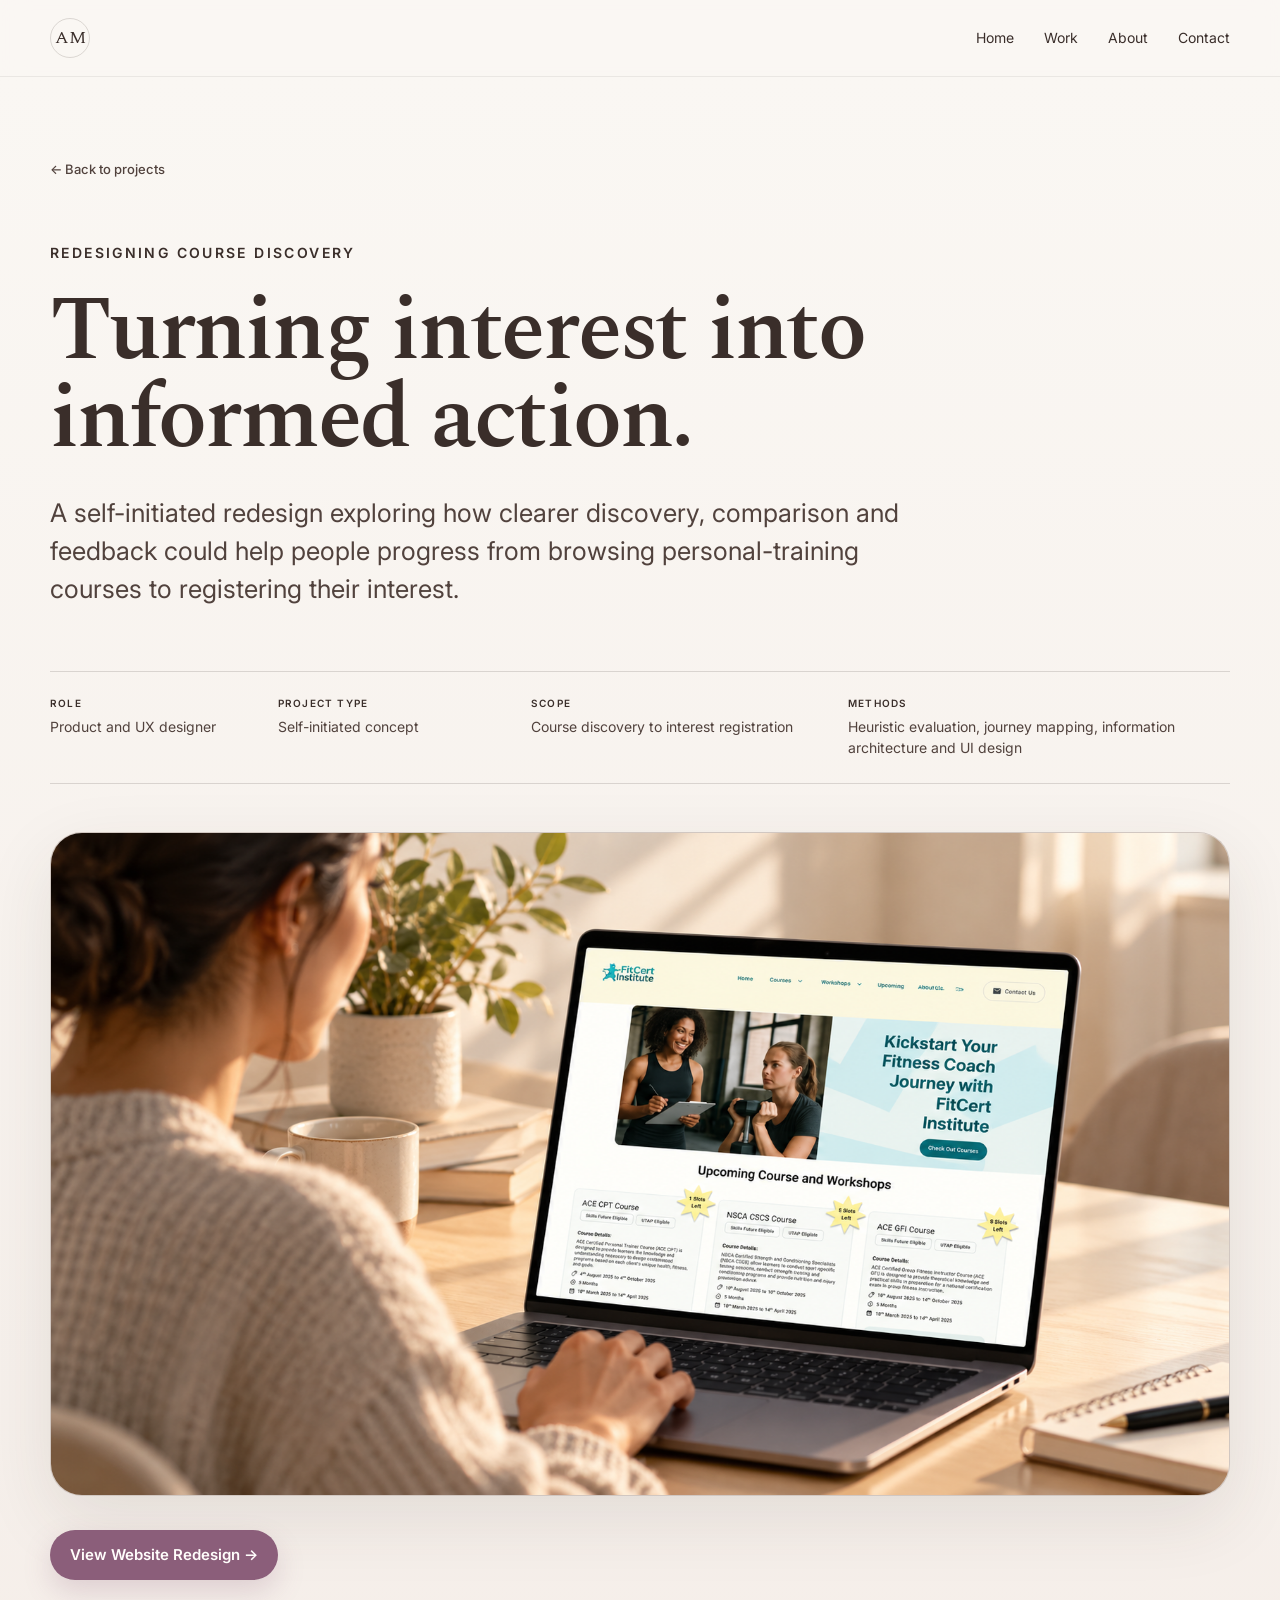
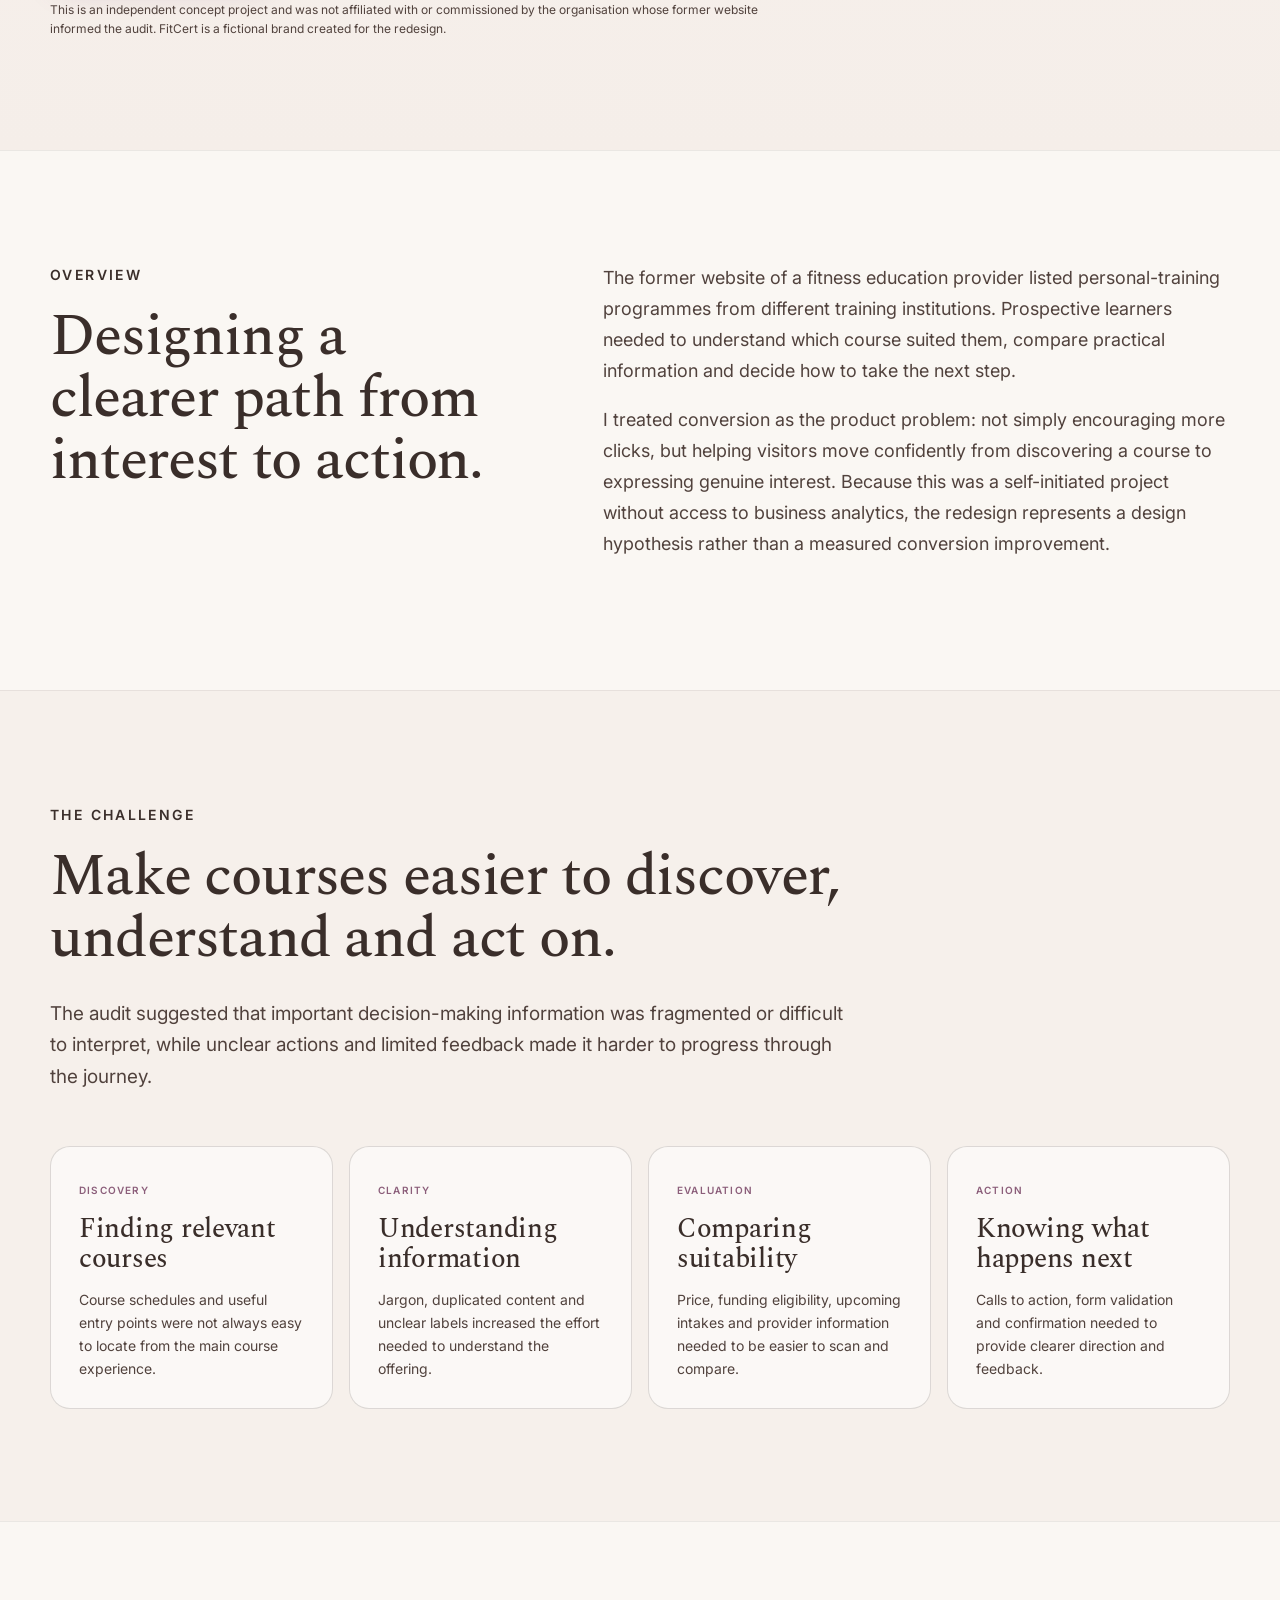
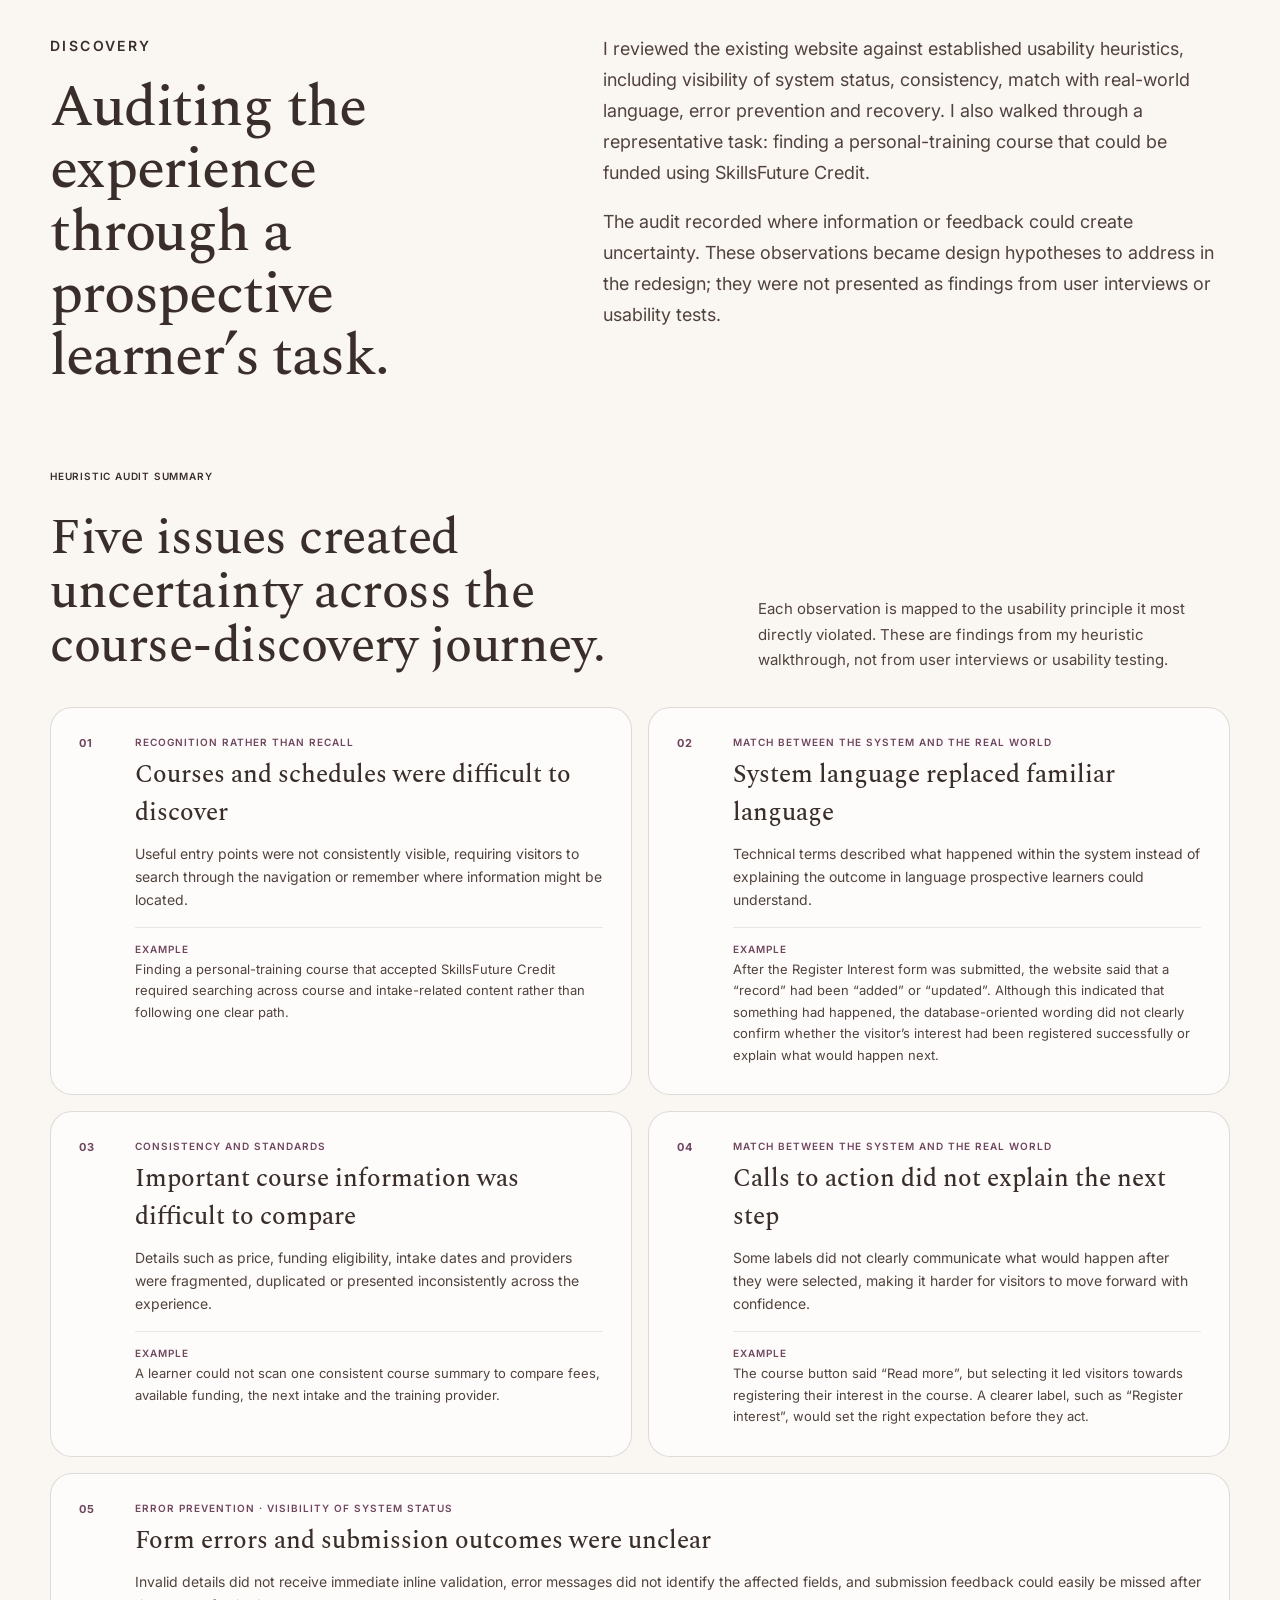
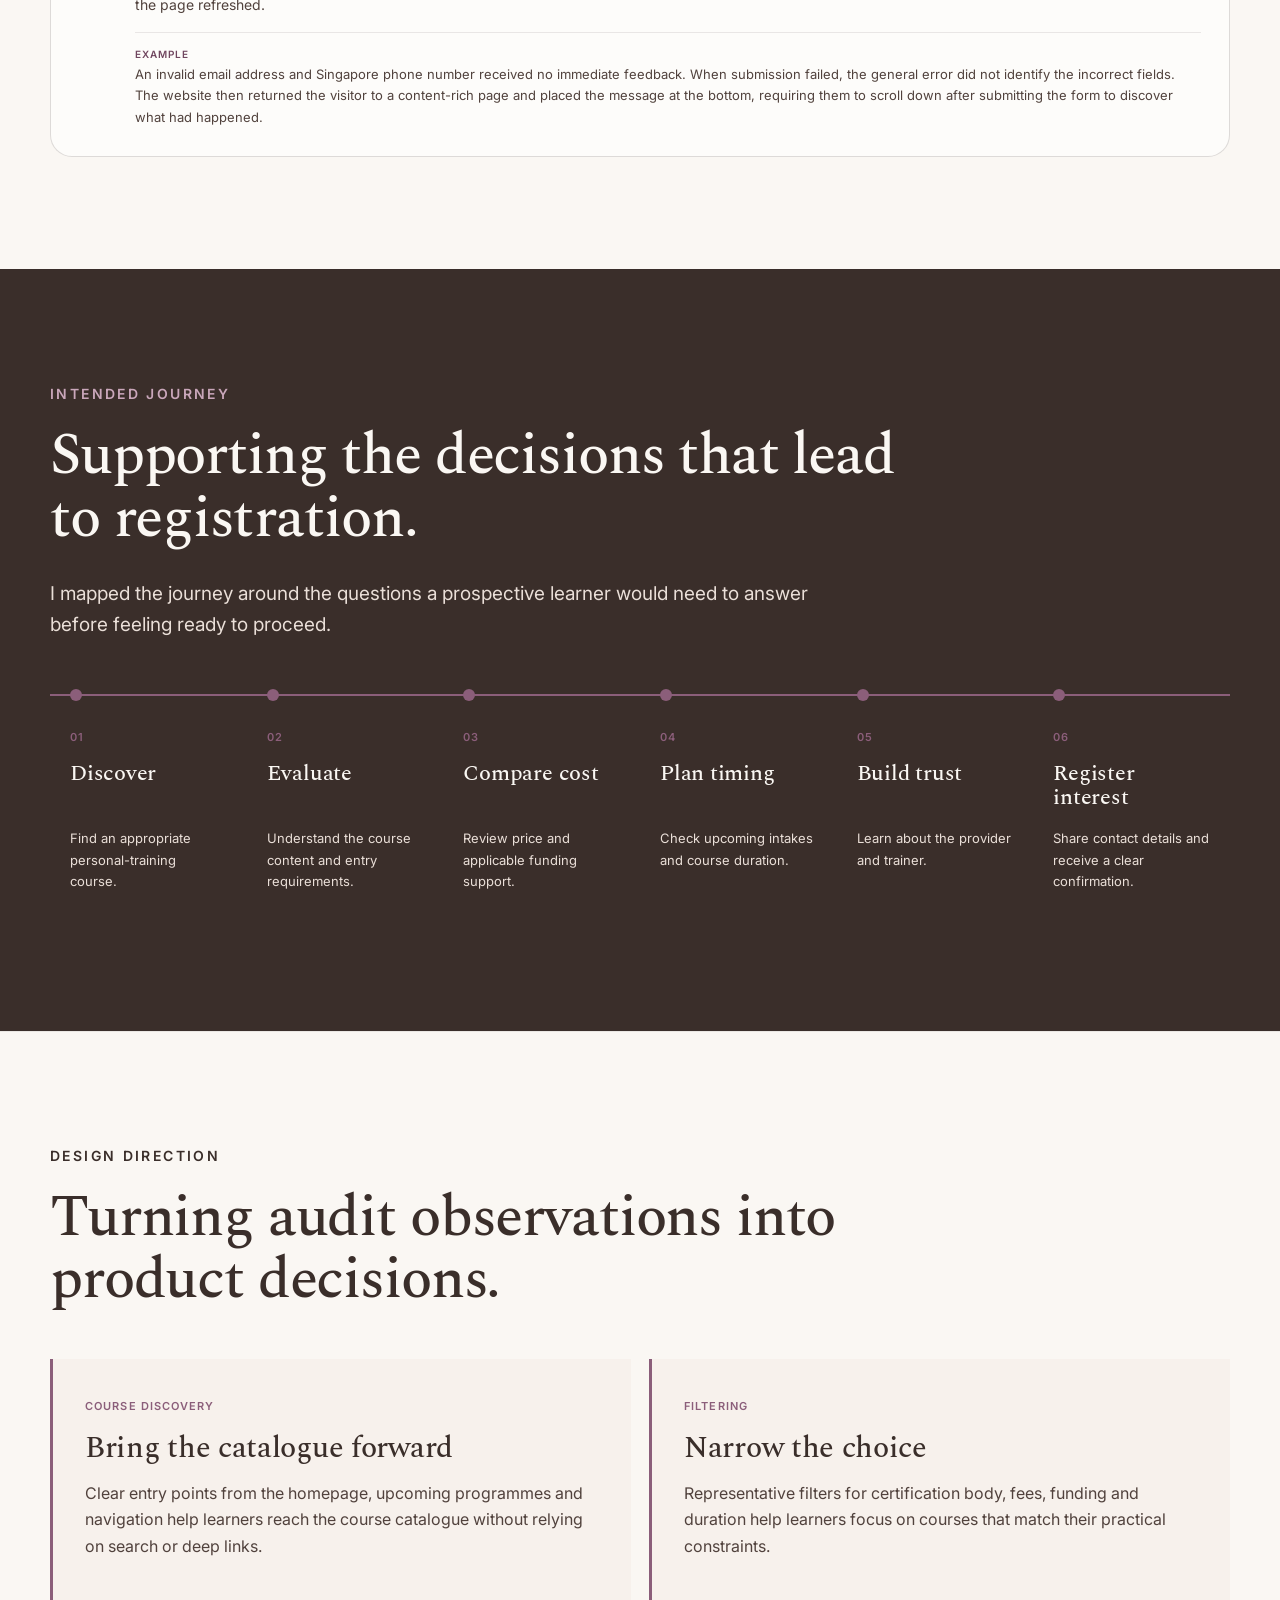
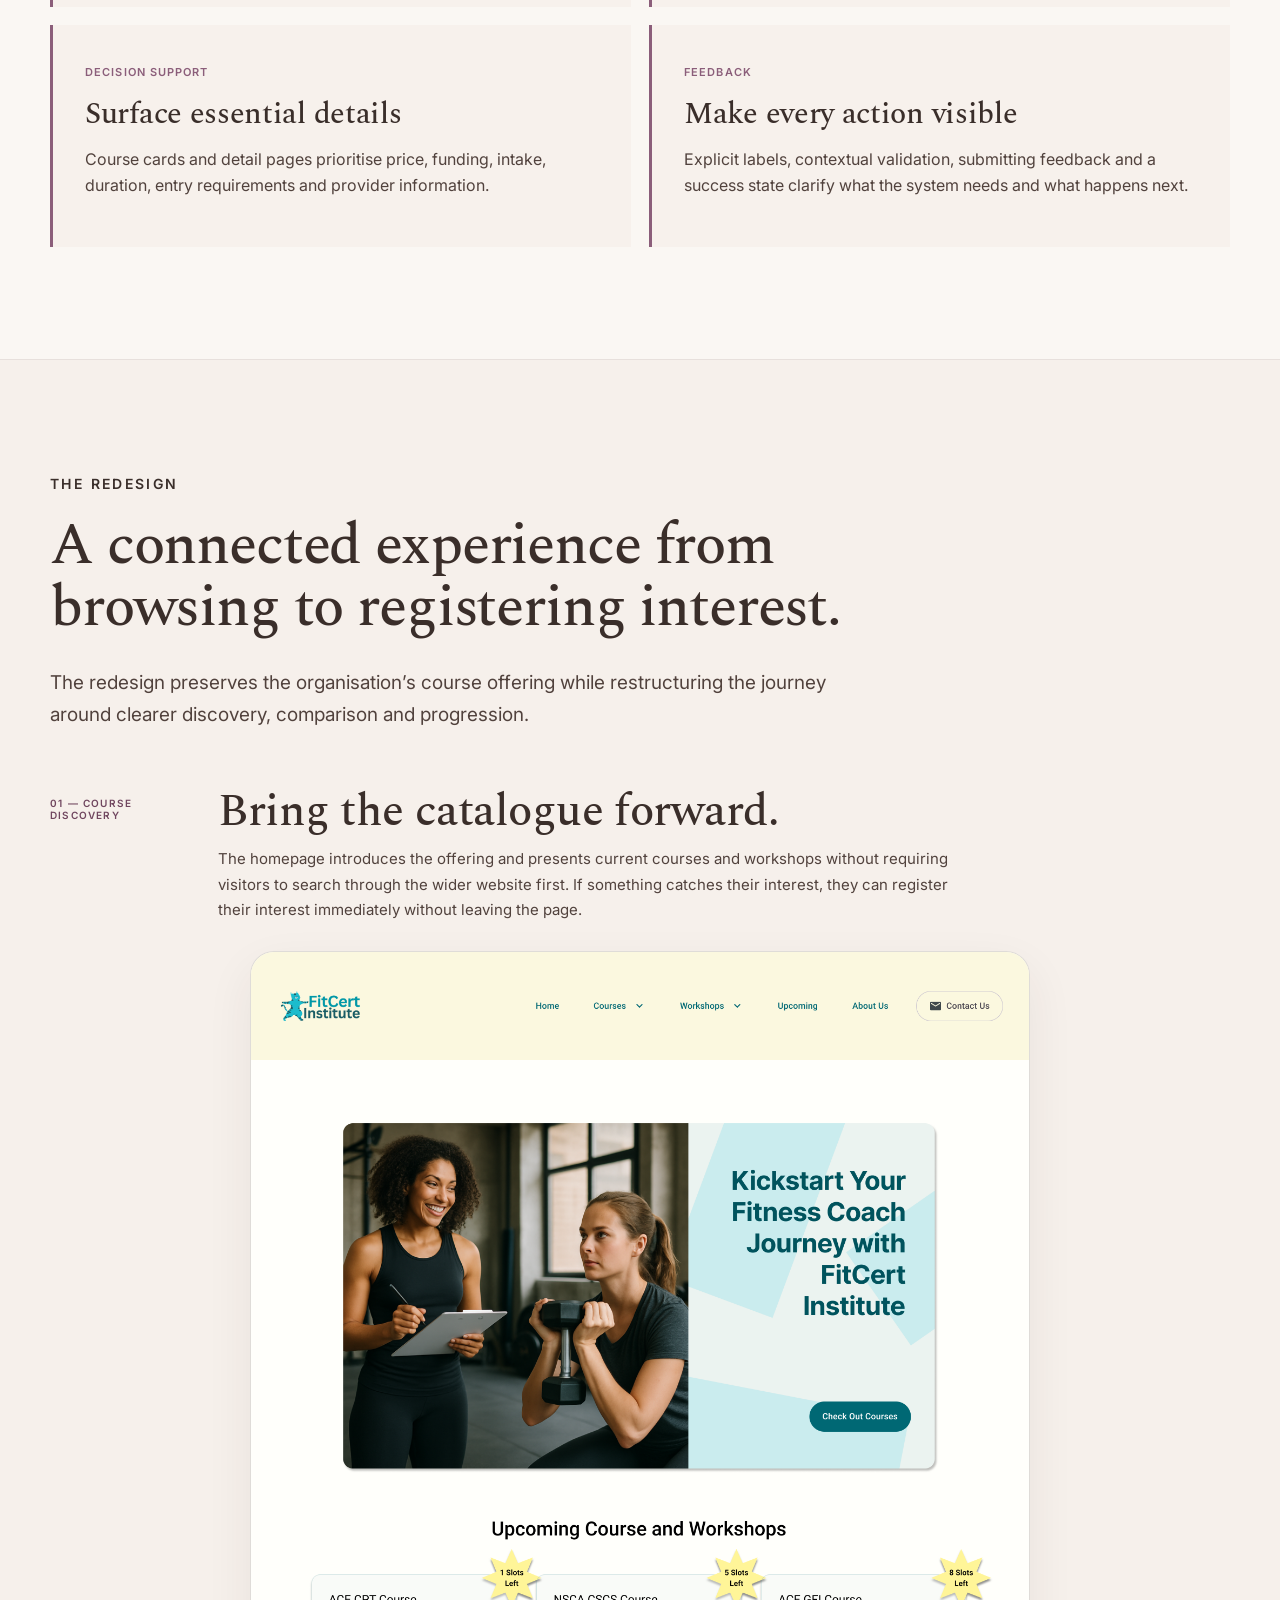
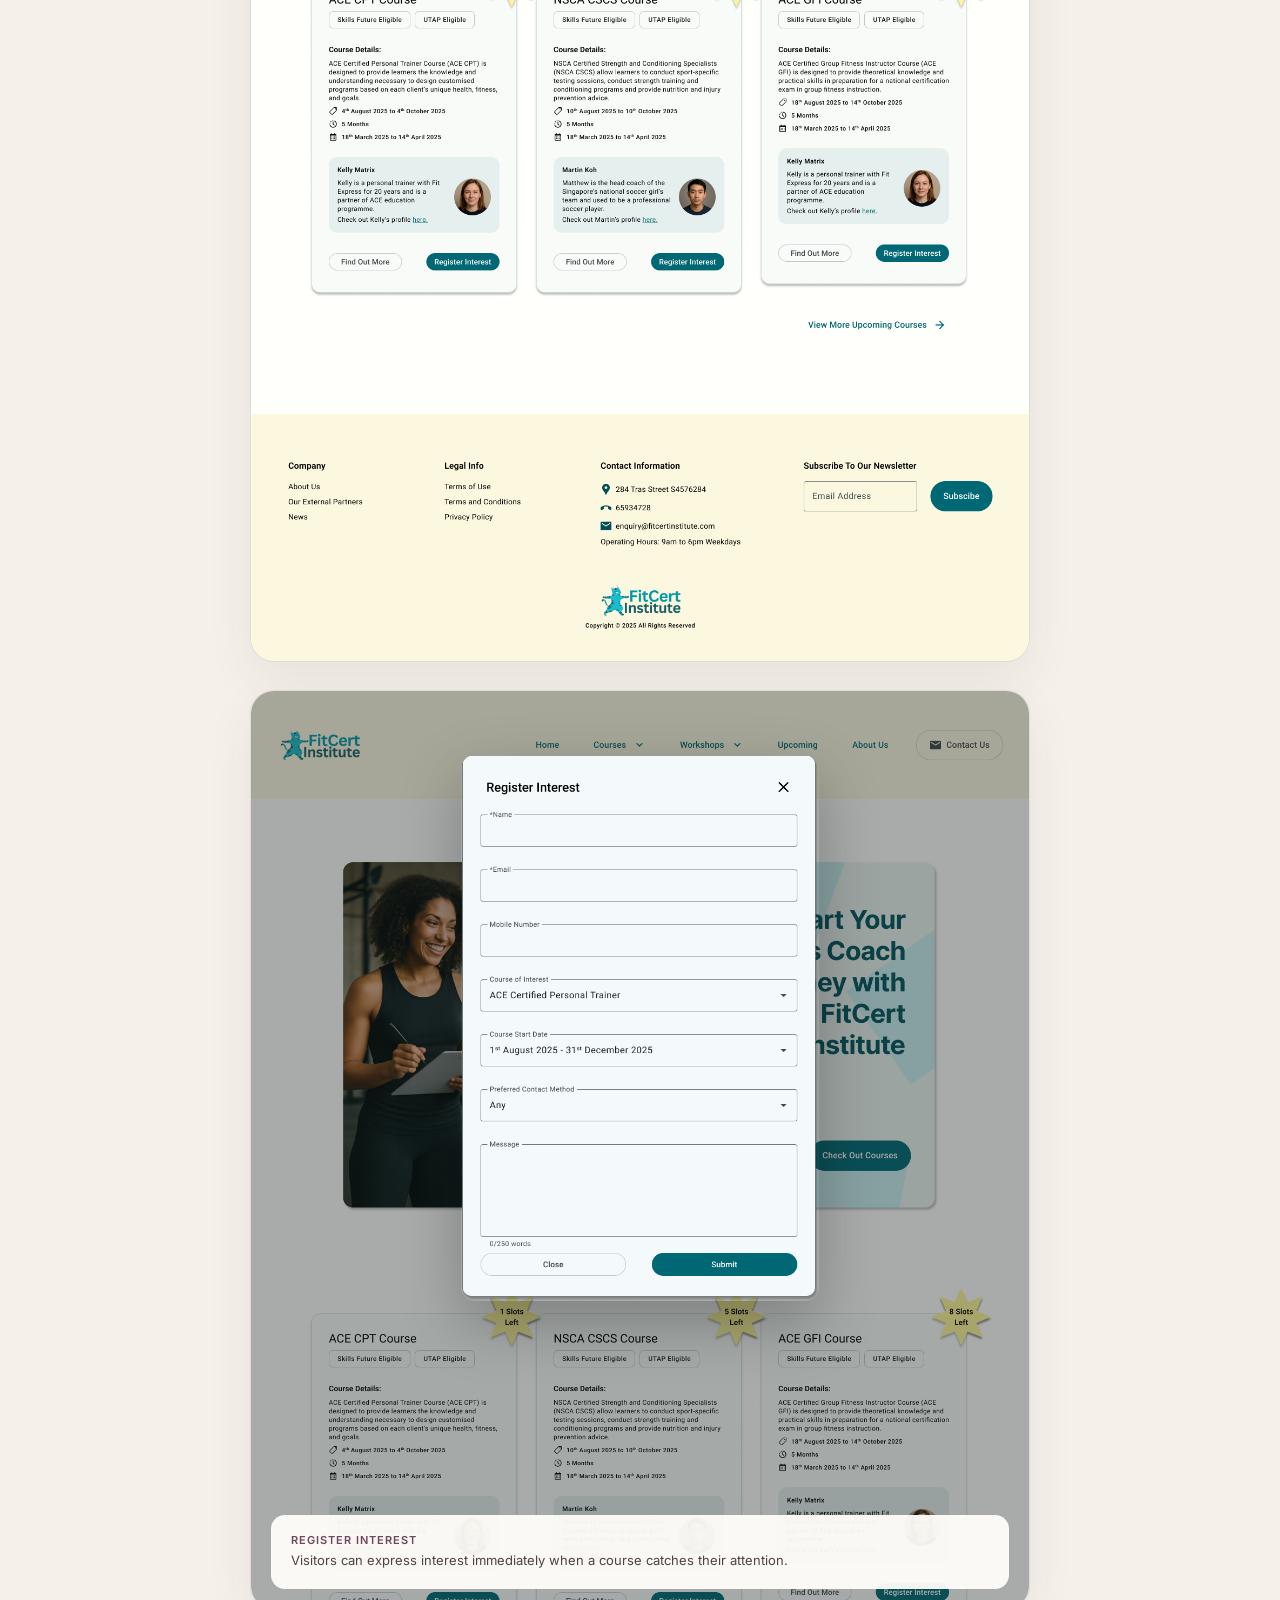
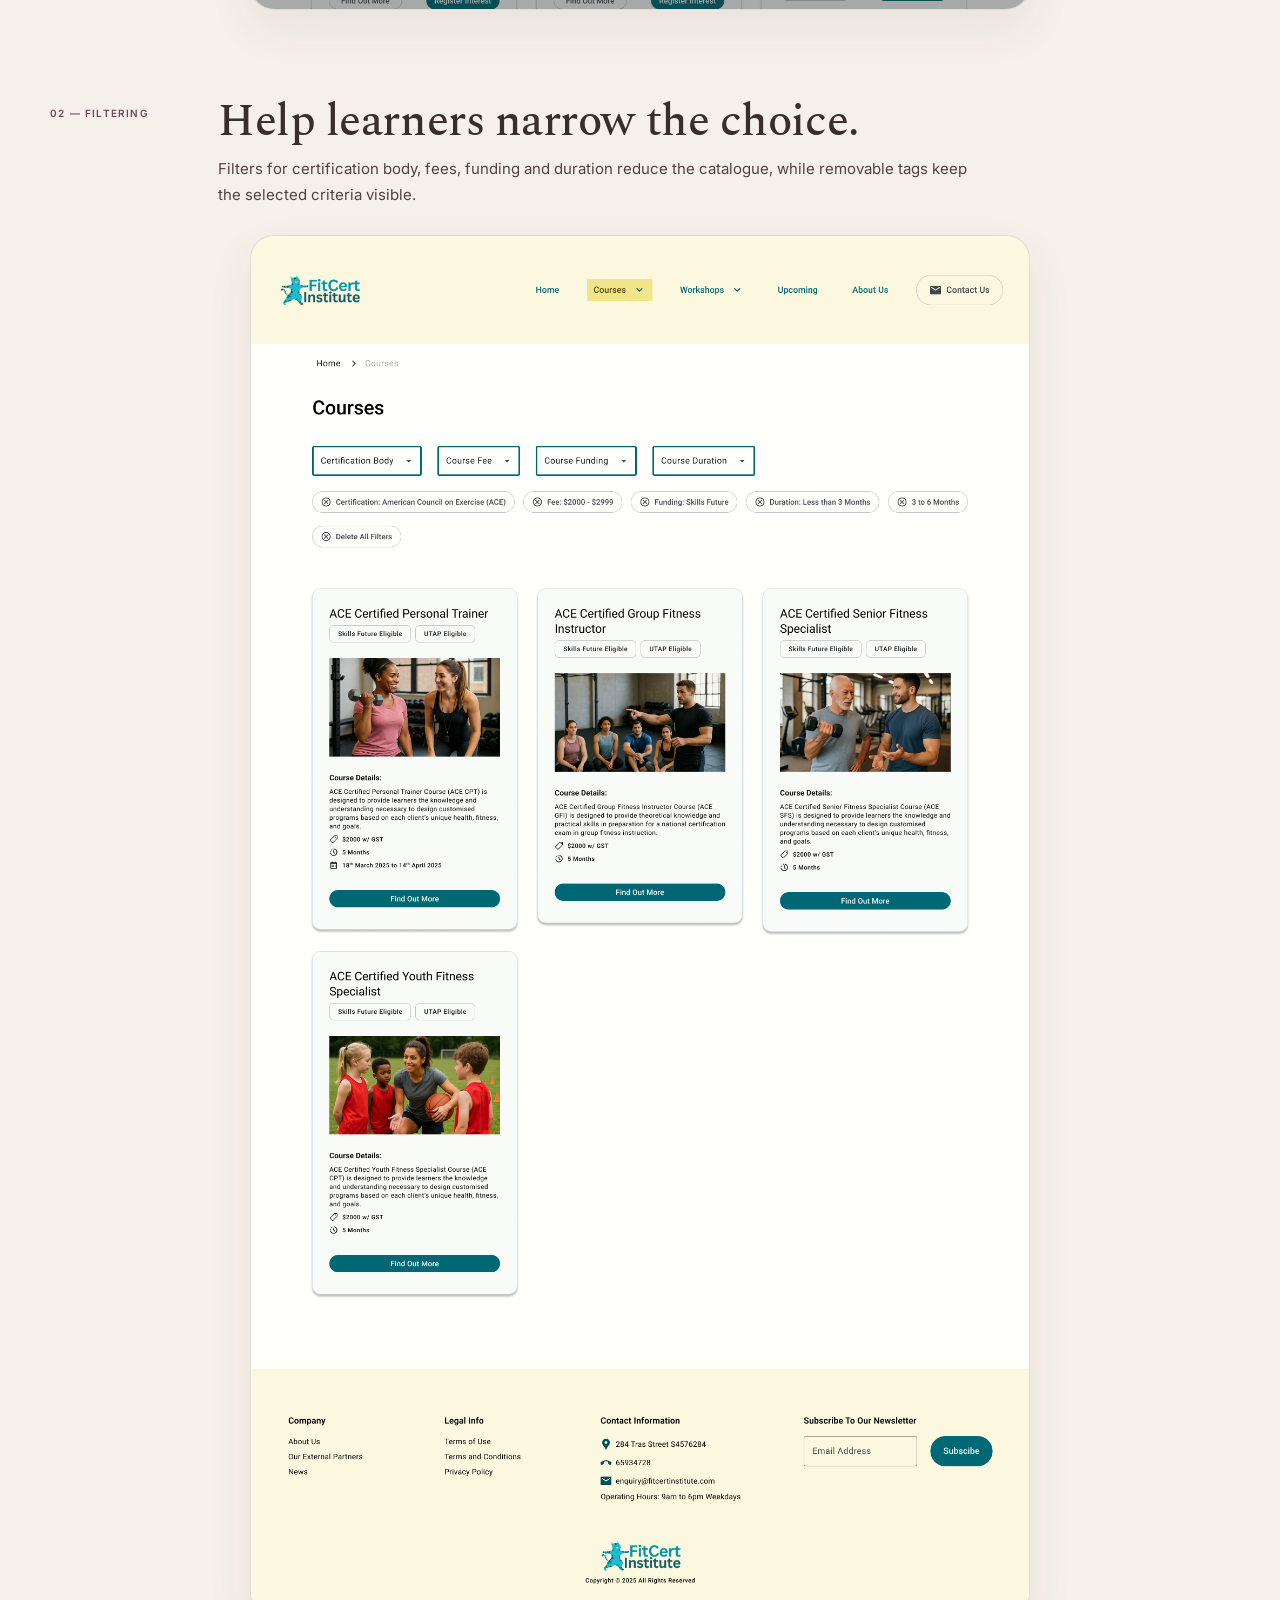
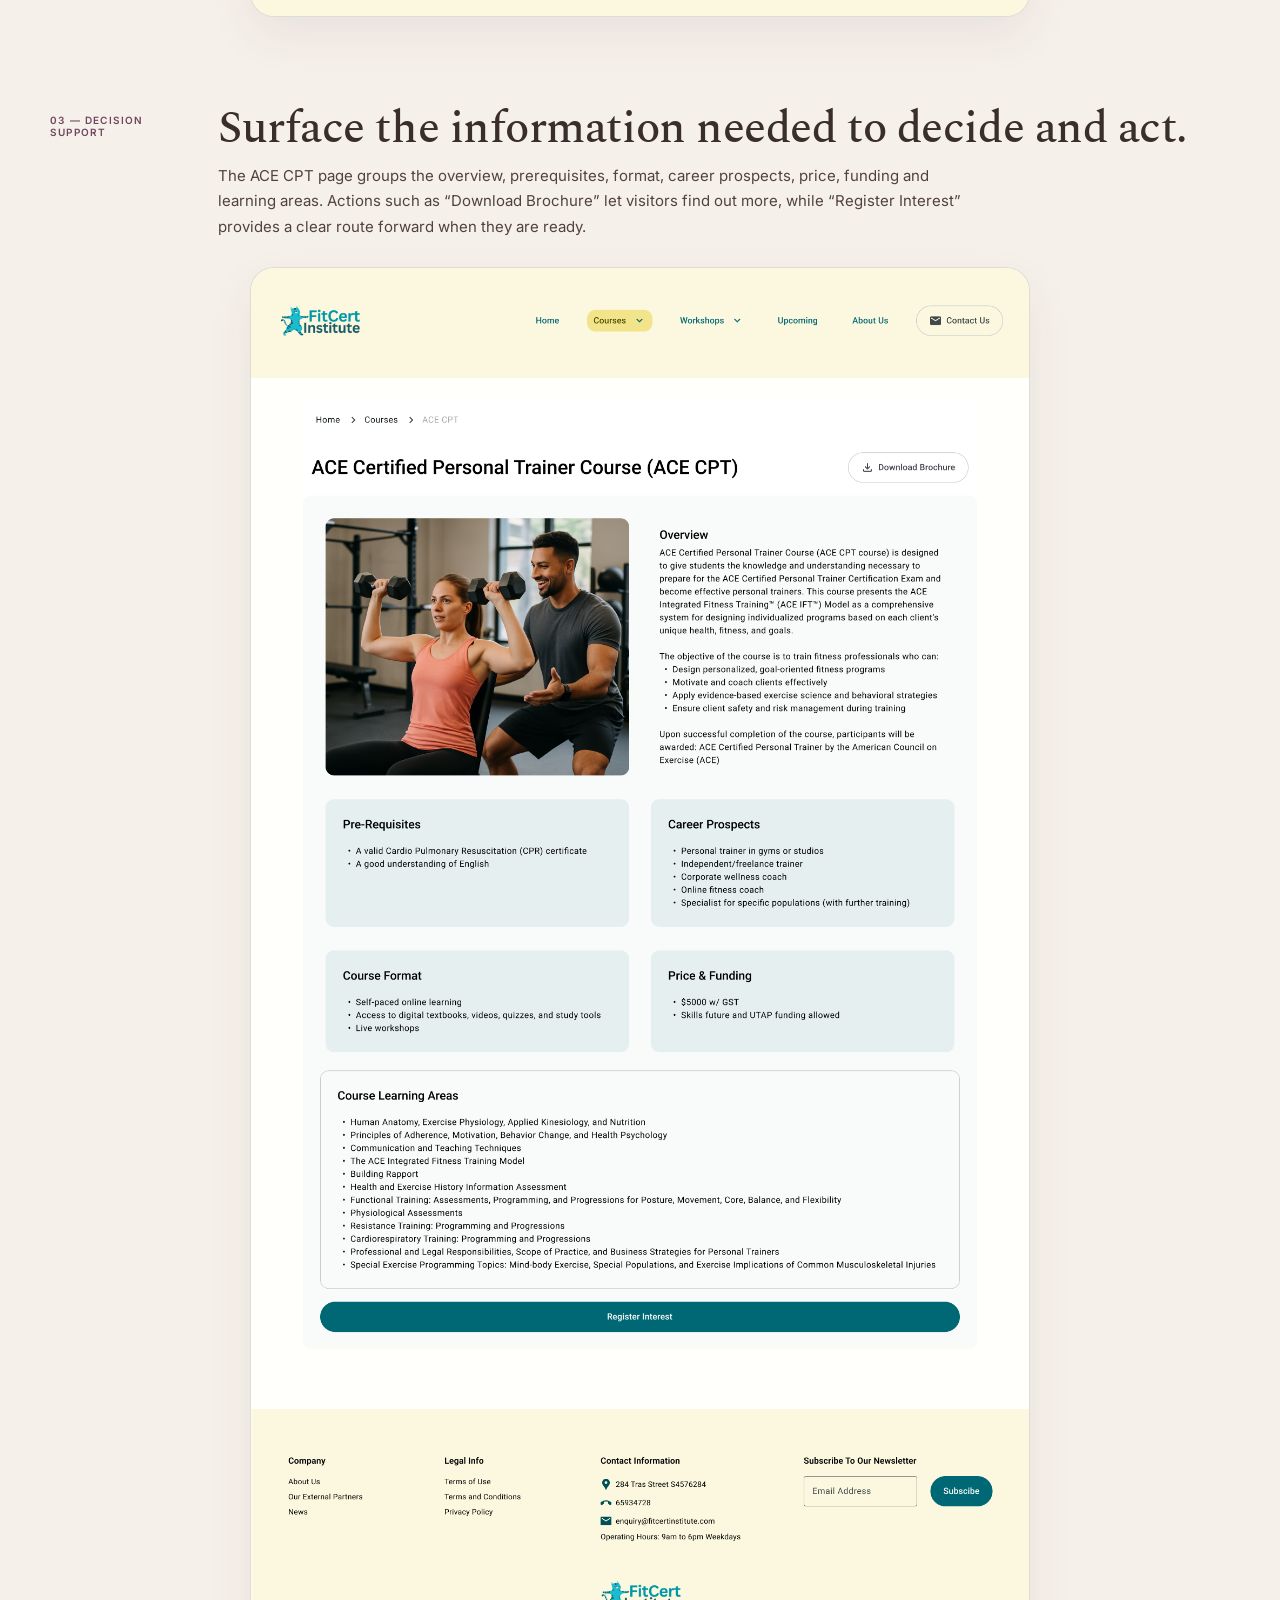
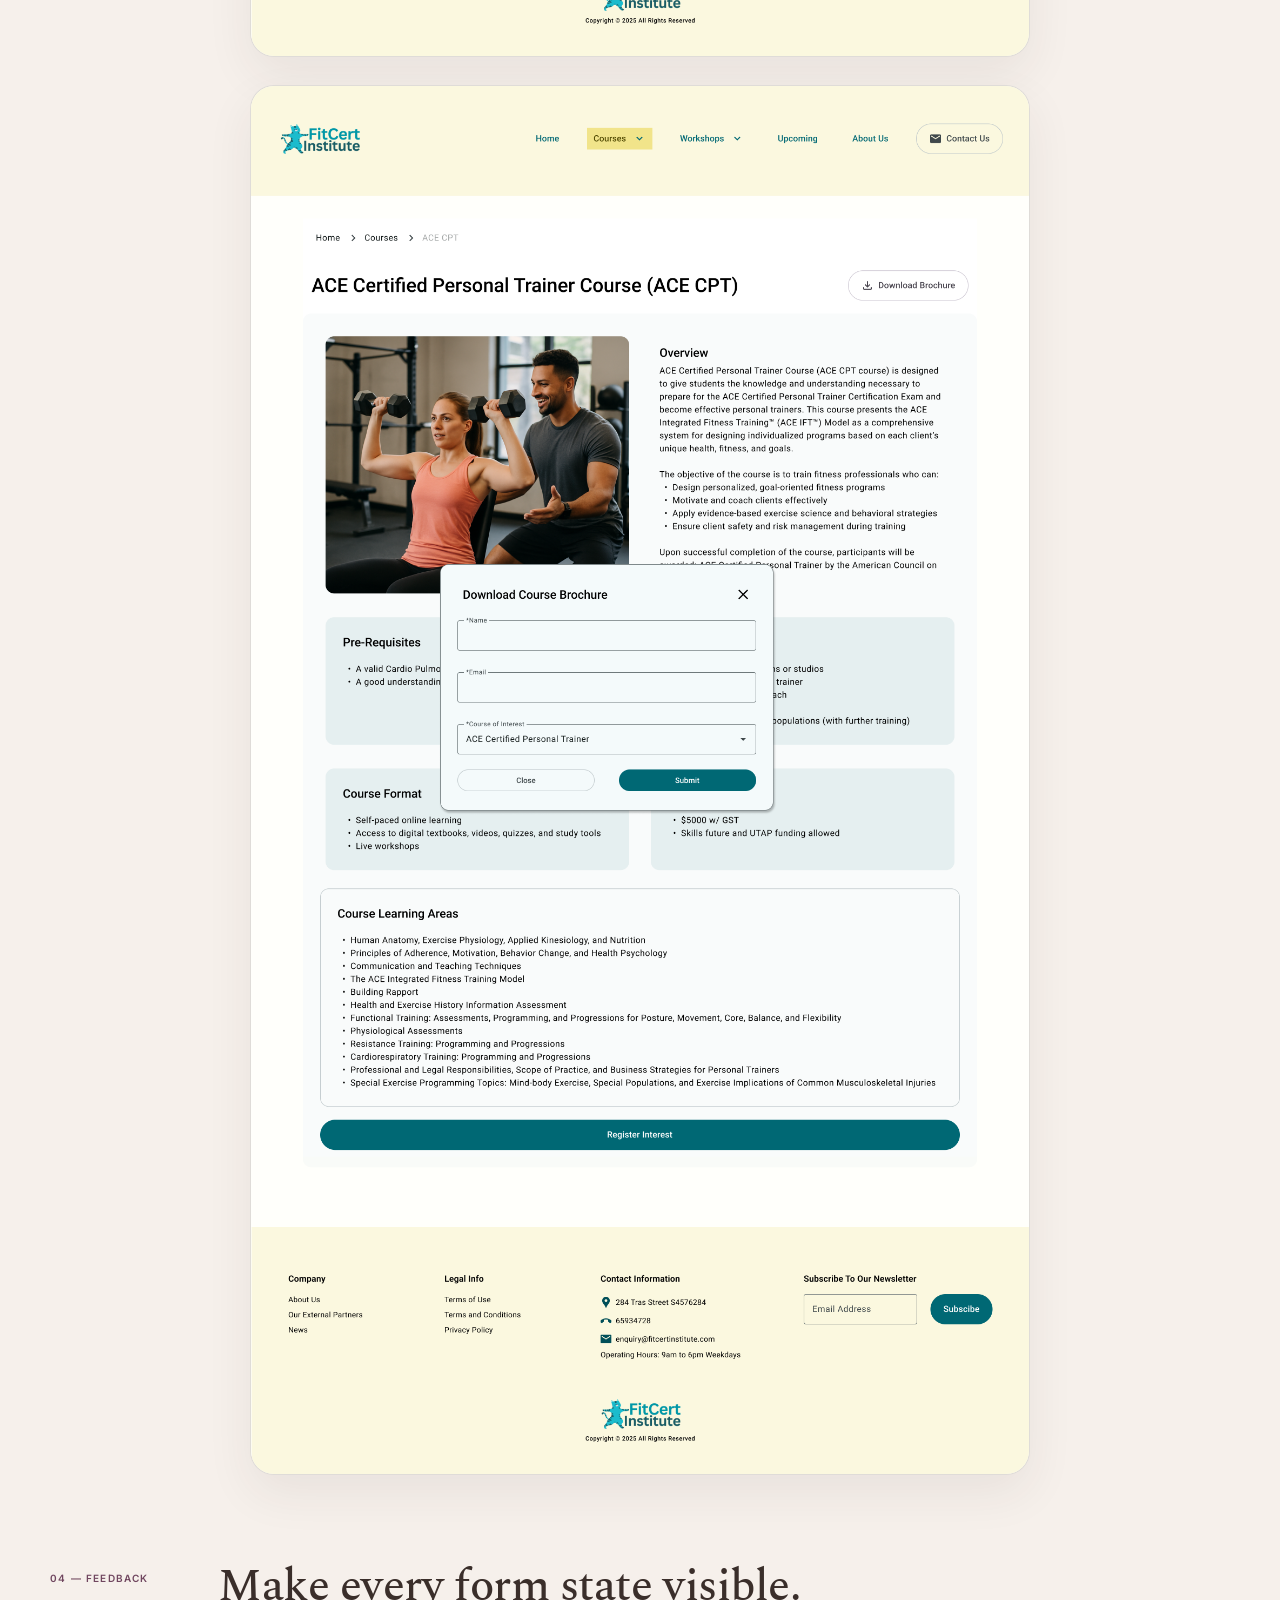
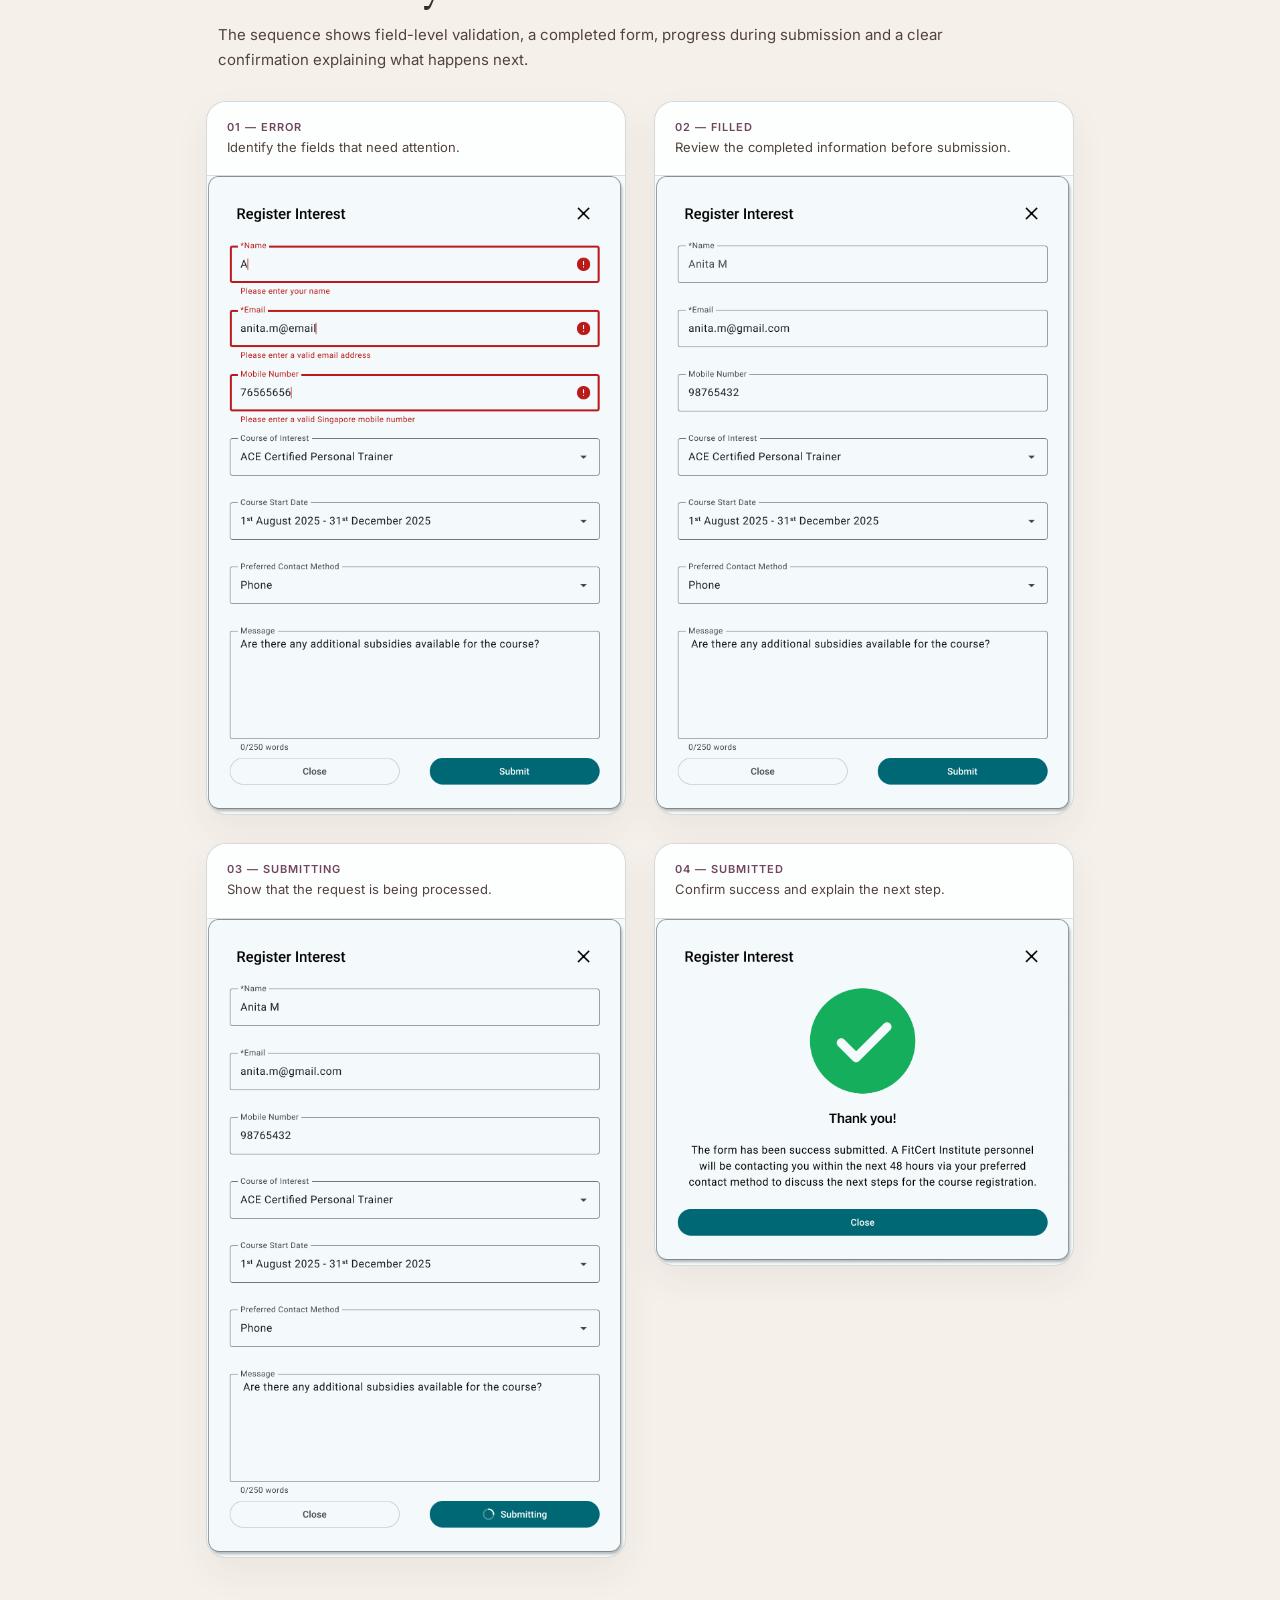
<file: case-studies/fitness-course-discovery.html>
<!doctype html>
<html lang="en">
<head>
  <meta charset="utf-8" />
  <meta name="viewport" content="width=device-width, initial-scale=1" />
  <meta name="description" content="Fitness course-discovery redesign case study by Anita Muthukumarasamy." />
  <title>Redesigning Course Discovery — Anita Muthukumarasamy</title>
  <link rel="preconnect" href="https://fonts.googleapis.com" />
  <link rel="preconnect" href="https://fonts.gstatic.com" crossorigin />
  <link href="https://fonts.googleapis.com/css2?family=Inter:wght@300;400;500;600;700&amp;family=Spectral:ital,wght@0,400;0,500;0,600;1,500;1,600&amp;display=swap" rel="stylesheet" />
  <link rel="stylesheet" href="../styles.css?v=79" />
</head>
<body>
  <a class="skip-link" href="#main">Skip to content</a>

  <header class="site-header">
    <div class="shell nav-wrap">
      <a class="brand" href="../index.html#top" aria-label="Back to homepage">AM</a>
      <button class="nav-toggle" aria-expanded="false" aria-controls="site-nav">Menu</button>
      <nav id="site-nav" class="site-nav" aria-label="Primary navigation">
        <a href="../index.html#top">Home</a><a href="../index.html#work">Work</a><a href="../index.html#journey">About</a><a href="../index.html#contact">Contact</a>
      </nav>
    </div>
  </header>

  <main id="main" class="case-study">
    <section class="case-hero section-pad">
      <div class="shell">
        <a class="back-link" href="../index.html#work">← Back to projects</a>
        <p class="eyebrow">REDESIGNING COURSE DISCOVERY</p>
        <h1>Turning interest into informed action.</h1>
        <p class="case-deck">A self-initiated redesign exploring how clearer discovery, comparison and feedback could help people progress from browsing personal-training courses to registering their interest.</p>

        <dl class="case-meta ases-meta">
          <div><dt>Role</dt><dd>Product and UX designer</dd></div>
          <div><dt>Project type</dt><dd>Self-initiated concept</dd></div>
          <div><dt>Scope</dt><dd>Course discovery to interest registration</dd></div>
            <div><dt>Methods</dt><dd>Heuristic evaluation, journey mapping, information architecture and UI design</dd></div>
        </dl>

        <figure class="case-hero-image ases-hero-image">
          <img src="../assets/case-studies/fitness-course-discovery/fitness-course-hero-v2.png" alt="Prospective learner viewing the FitCert course-discovery homepage on a laptop" />
        </figure>
        <div class="case-link-row">
          <a class="case-cta" href="#website-redesign">View Website Redesign →</a>
        </div>
        <p class="case-disclaimer">This is an independent concept project and was not affiliated with or commissioned by the organisation whose former website informed the audit. FitCert is a fictional brand created for the redesign.</p>
      </div>
    </section>

    <section class="case-section">
      <div class="shell case-prose-grid">
        <div><p class="eyebrow">OVERVIEW</p><h2>Designing a clearer path from interest to action.</h2></div>
        <div class="case-copy">
          <p>The former website of a fitness education provider listed personal-training programmes from different training institutions. Prospective learners needed to understand which course suited them, compare practical information and decide how to take the next step.</p>
          <p>I treated conversion as the product problem: not simply encouraging more clicks, but helping visitors move confidently from discovering a course to expressing genuine interest. Because this was a self-initiated project without access to business analytics, the redesign represents a design hypothesis rather than a measured conversion improvement.</p>
        </div>
      </div>
    </section>

    <section class="case-section case-tinted">
      <div class="shell">
        <p class="eyebrow">THE CHALLENGE</p>
        <h2 class="case-wide-heading">Make courses easier to discover, understand and act on.</h2>
        <p class="case-intro">The audit suggested that important decision-making information was fragmented or difficult to interpret, while unclear actions and limited feedback made it harder to progress through the journey.</p>
        <div class="decision-grid ases-challenges">
          <article><span>DISCOVERY</span><h3>Finding relevant courses</h3><p>Course schedules and useful entry points were not always easy to locate from the main course experience.</p></article>
          <article><span>CLARITY</span><h3>Understanding information</h3><p>Jargon, duplicated content and unclear labels increased the effort needed to understand the offering.</p></article>
          <article><span>EVALUATION</span><h3>Comparing suitability</h3><p>Price, funding eligibility, upcoming intakes and provider information needed to be easier to scan and compare.</p></article>
          <article><span>ACTION</span><h3>Knowing what happens next</h3><p>Calls to action, form validation and confirmation needed to provide clearer direction and feedback.</p></article>
        </div>
      </div>
    </section>

    <section class="case-section">
      <div class="shell case-prose-grid">
        <div><p class="eyebrow">DISCOVERY</p><h2>Auditing the experience through a prospective learner’s task.</h2></div>
        <div class="case-copy">
          <p>I reviewed the existing website against established usability heuristics, including visibility of system status, consistency, match with real-world language, error prevention and recovery. I also walked through a representative task: finding a personal-training course that could be funded using SkillsFuture Credit.</p>
          <p>The audit recorded where information or feedback could create uncertainty. These observations became design hypotheses to address in the redesign; they were not presented as findings from user interviews or usability tests.</p>
        </div>
      </div>

      <div class="shell audit-results">
        <div class="audit-summary-heading">
          <p class="stage-label">HEURISTIC AUDIT SUMMARY</p>
          <h3>Five issues created uncertainty across the course-discovery journey.</h3>
          <p>Each observation is mapped to the usability principle it most directly violated. These are findings from my heuristic walkthrough, not from user interviews or usability testing.</p>
        </div>

        <div class="audit-summary-list">
          <article><span>01</span><div><p class="audit-principle">Recognition rather than recall</p><h4>Courses and schedules were difficult to discover</h4><p>Useful entry points were not consistently visible, requiring visitors to search through the navigation or remember where information might be located.</p><p class="audit-example-copy"><strong>Example</strong> Finding a personal-training course that accepted SkillsFuture Credit required searching across course and intake-related content rather than following one clear path.</p></div></article>
          <article><span>02</span><div><p class="audit-principle">Match between the system and the real world</p><h4>System language replaced familiar language</h4><p>Technical terms described what happened within the system instead of explaining the outcome in language prospective learners could understand.</p><p class="audit-example-copy"><strong>Example</strong> After the Register Interest form was submitted, the website said that a “record” had been “added” or “updated”. Although this indicated that something had happened, the database-oriented wording did not clearly confirm whether the visitor’s interest had been registered successfully or explain what would happen next.</p></div></article>
          <article><span>03</span><div><p class="audit-principle">Consistency and standards</p><h4>Important course information was difficult to compare</h4><p>Details such as price, funding eligibility, intake dates and providers were fragmented, duplicated or presented inconsistently across the experience.</p><p class="audit-example-copy"><strong>Example</strong> A learner could not scan one consistent course summary to compare fees, available funding, the next intake and the training provider.</p></div></article>
          <article><span>04</span><div><p class="audit-principle">Match between the system and the real world</p><h4>Calls to action did not explain the next step</h4><p>Some labels did not clearly communicate what would happen after they were selected, making it harder for visitors to move forward with confidence.</p><p class="audit-example-copy"><strong>Example</strong> The course button said “Read more”, but selecting it led visitors towards registering their interest in the course. A clearer label, such as “Register interest”, would set the right expectation before they act.</p></div></article>
          <article><span>05</span><div><p class="audit-principle">Error prevention · Visibility of system status</p><h4>Form errors and submission outcomes were unclear</h4><p>Invalid details did not receive immediate inline validation, error messages did not identify the affected fields, and submission feedback could easily be missed after the page refreshed.</p><p class="audit-example-copy"><strong>Example</strong> An invalid email address and Singapore phone number received no immediate feedback. When submission failed, the general error did not identify the incorrect fields. The website then returned the visitor to a content-rich page and placed the message at the bottom, requiring them to scroll down after submitting the form to discover what had happened.</p></div></article>
        </div>
      </div>
    </section>

    <section class="case-section case-dark">
      <div class="shell">
        <p class="eyebrow light">INTENDED JOURNEY</p>
        <h2 class="case-wide-heading">Supporting the decisions that lead to registration.</h2>
        <p class="case-intro">I mapped the journey around the questions a prospective learner would need to answer before feeling ready to proceed.</p>
        <ol class="bridged-journey ases-journey">
          <li><span>01</span><h3>Discover</h3><p>Find an appropriate personal-training course.</p></li>
          <li><span>02</span><h3>Evaluate</h3><p>Understand the course content and entry requirements.</p></li>
          <li><span>03</span><h3>Compare cost</h3><p>Review price and applicable funding support.</p></li>
          <li><span>04</span><h3>Plan timing</h3><p>Check upcoming intakes and course duration.</p></li>
          <li><span>05</span><h3>Build trust</h3><p>Learn about the provider and trainer.</p></li>
          <li><span>06</span><h3>Register interest</h3><p>Share contact details and receive a clear confirmation.</p></li>
        </ol>
      </div>
    </section>

    <section class="case-section">
      <div class="shell">
        <p class="eyebrow">DESIGN DIRECTION</p>
        <h2 class="case-wide-heading">Turning audit observations into product decisions.</h2>
        <div class="workshop-grid ases-decisions">
          <article><span>COURSE DISCOVERY</span><h3>Bring the catalogue forward</h3><p>Clear entry points from the homepage, upcoming programmes and navigation help learners reach the course catalogue without relying on search or deep links.</p></article>
          <article><span>FILTERING</span><h3>Narrow the choice</h3><p>Representative filters for certification body, fees, funding and duration help learners focus on courses that match their practical constraints.</p></article>
          <article><span>DECISION SUPPORT</span><h3>Surface essential details</h3><p>Course cards and detail pages prioritise price, funding, intake, duration, entry requirements and provider information.</p></article>
          <article><span>FEEDBACK</span><h3>Make every action visible</h3><p>Explicit labels, contextual validation, submitting feedback and a success state clarify what the system needs and what happens next.</p></article>
        </div>
      </div>
    </section>

    <section class="case-section case-tinted" id="website-redesign">
      <div class="shell">
        <p class="eyebrow">THE REDESIGN</p>
        <h2 class="case-wide-heading">A connected experience from browsing to registering interest.</h2>
        <p class="case-intro">The redesign preserves the organisation’s course offering while restructuring the journey around clearer discovery, comparison and progression.</p>
        <div class="redesign-pages">
          <article class="redesign-page-block">
            <div class="redesign-page-copy"><span>01 — COURSE DISCOVERY</span><h3>Bring the catalogue forward.</h3><p>The homepage introduces the offering and presents current courses and workshops without requiring visitors to search through the wider website first. If something catches their interest, they can register their interest immediately without leaving the page.</p></div>
            <figure class="redesign-page-figure"><img src="../assets/case-studies/fitness-course-discovery/home-hires.png" alt="High-resolution redesign of the complete FitCert homepage showing its introduction and latest courses" /></figure>
            <figure class="page-modal-composite" aria-label="Register Interest modal displayed over the redesigned homepage">
              <img class="composite-page" src="../assets/case-studies/fitness-course-discovery/home-hires.png" alt="Redesigned FitCert homepage" />
              <span class="composite-scrim" aria-hidden="true"></span>
              <img class="composite-modal" src="../assets/case-studies/fitness-course-discovery/register-default-hires.png" alt="Register Interest modal displayed over the homepage" />
              <figcaption><strong>Register Interest</strong><span>Visitors can express interest immediately when a course catches their attention.</span></figcaption>
            </figure>
          </article>

          <article class="redesign-page-block">
            <div class="redesign-page-copy"><span>02 — FILTERING</span><h3>Help learners narrow the choice.</h3><p>Filters for certification body, fees, funding and duration reduce the catalogue, while removable tags keep the selected criteria visible.</p></div>
            <figure class="redesign-page-figure"><img src="../assets/case-studies/fitness-course-discovery/filter-hires.png" alt="High-resolution filtered course catalogue showing removable tags for the selected criteria" /></figure>
          </article>

          <article class="redesign-page-block">
            <div class="redesign-page-copy"><span>03 — DECISION SUPPORT</span><h3>Surface the information needed to decide and act.</h3><p>The ACE CPT page groups the overview, prerequisites, format, career prospects, price, funding and learning areas. Actions such as “Download Brochure” let visitors find out more, while “Register Interest” provides a clear route forward when they are ready.</p></div>
            <figure class="redesign-page-figure"><img src="../assets/case-studies/fitness-course-discovery/ace-cpt-hires.png" alt="High-resolution ACE CPT course page with decision-making information and a Register Interest action" /></figure>
            <figure class="redesign-page-figure"><img src="../assets/case-studies/fitness-course-discovery/brochure-modal-hires.png" alt="High-resolution ACE CPT course page with the Download Course Brochure modal open" /></figure>
          </article>

          <article class="redesign-page-block action-page-block">
            <div class="redesign-page-copy"><span>04 — FEEDBACK</span><h3>Make every form state visible.</h3><p>The sequence shows field-level validation, a completed form, progress during submission and a clear confirmation explaining what happens next.</p></div>
            <div class="modal-sequence" aria-label="Register Interest form states shown in sequence">
              <figure><figcaption><strong>01 — Error</strong><span>Identify the fields that need attention.</span></figcaption><img src="../assets/case-studies/fitness-course-discovery/register-error-hires.png" alt="Register Interest form showing field-level validation errors" /></figure>
              <figure><figcaption><strong>02 — Filled</strong><span>Review the completed information before submission.</span></figcaption><img src="../assets/case-studies/fitness-course-discovery/register-filled-hires.png" alt="Completed Register Interest form before submission" /></figure>
              <figure><figcaption><strong>03 — Submitting</strong><span>Show that the request is being processed.</span></figcaption><img src="../assets/case-studies/fitness-course-discovery/register-submitting-hires.png" alt="Register Interest form displaying its submitting state" /></figure>
              <figure><figcaption><strong>04 — Submitted</strong><span>Confirm success and explain the next step.</span></figcaption><img src="../assets/case-studies/fitness-course-discovery/register-submitted-hires.png" alt="Register Interest confirmation explaining when the course team will respond" /></figure>
            </div>
          </article>
        </div>
      </div>
    </section>

    <section class="case-section case-dark">
      <div class="shell">
        <p class="eyebrow light">PROPOSED MEASUREMENT</p>
        <h2 class="case-wide-heading">Measure whether learners can move forward with confidence.</h2>
        <p class="case-intro">As the concept has not been released, these are proposed measures rather than results. The primary outcome would be completed course-interest registrations, supported by behavioural and usability signals across the journey. The four measures should be interpreted holistically: no single metric can explain whether the experience is effective, and changes in one should be considered alongside conversion, time, errors and abandonment.</p>
        <div class="question-grid ases-metrics">
          <article><span>PRIMARY OUTCOME</span><h3>Completed interest registrations</h3><p>The number of visitors who successfully register their interest shows whether the redesigned journey supports its intended outcome and generates meaningful course enquiries.</p></article>
          <article><span>DISCOVERY</span><h3>Time to convert</h3><p>The time from entering the website to completing an interest registration helps indicate whether the path is direct and unobstructed. Longer journeys may suggest friction when considered alongside navigation paths, validation errors and abandonment.</p></article>
          <article><span>DECISION</span><h3>Conversion rate</h3><p>The proportion of course-page visitors who complete an interest registration indicates whether the course information and calls to action give learners enough confidence to proceed.</p></article>
          <article><span>FRICTION</span><h3>Form errors and abandonment</h3><p>Validation errors, repeated attempts and exits during the form reveal where visitors have difficulty providing information or understanding what the system requires.</p></article>
        </div>
      </div>
    </section>

    <section class="case-section">
      <div class="shell">
        <p class="eyebrow">LIMITATIONS &amp; NEXT STEPS</p>
        <h2 class="case-wide-heading">Validate the hypotheses before extending the journey.</h2>
        <div class="limitation-grid ases-limitations">
          <article><span>01</span><h3>Validate the journey with prospective learners</h3><p>Test whether learners can move from discovering and filtering courses to evaluating a suitable option and registering their interest. The research would also assess whether the information hierarchy and terminology support their decisions throughout the journey.</p></article>
          <article><span>02</span><h3>Document business assumptions</h3><p>Use secondary research and comparable course-registration services to examine assumptions about lead quality, operational constraints and the hand-off after an interest form is submitted. Questions that require access to the provider would remain clearly identified as unresolved.</p></article>
          <article><span>03</span><h3>Explore enrolment and payment</h3><p>Map the next phase for self-funded and SkillsFuture Credit learners, including eligibility, documentation, payment and confirmation.</p></article>
        </div>
      </div>
    </section>

    <section class="case-section">
      <div class="shell case-prose-grid">
        <div><p class="eyebrow">REFLECTION</p><h2>Conversion starts with reducing uncertainty.</h2></div>
        <div class="case-copy"><p>This project helped me frame conversion as a sequence of user decisions rather than a single call to action. A learner must first find a relevant course, understand whether it suits their goals and constraints, trust the provider and know what will happen after expressing interest. The redesign brings those decisions into one connected journey, while the next step would be validating whether the proposed experience genuinely helps prospective learners progress.</p></div>
      </div>
    </section>

    <section class="case-next"><div class="shell"><p class="eyebrow">NEXT PROJECT</p><a href="user-personas.html"><span>Creating User Personas</span><b>→</b></a></div></section>
  </main>
  <script src="../script.js"></script>
</body>
</html>
</file>
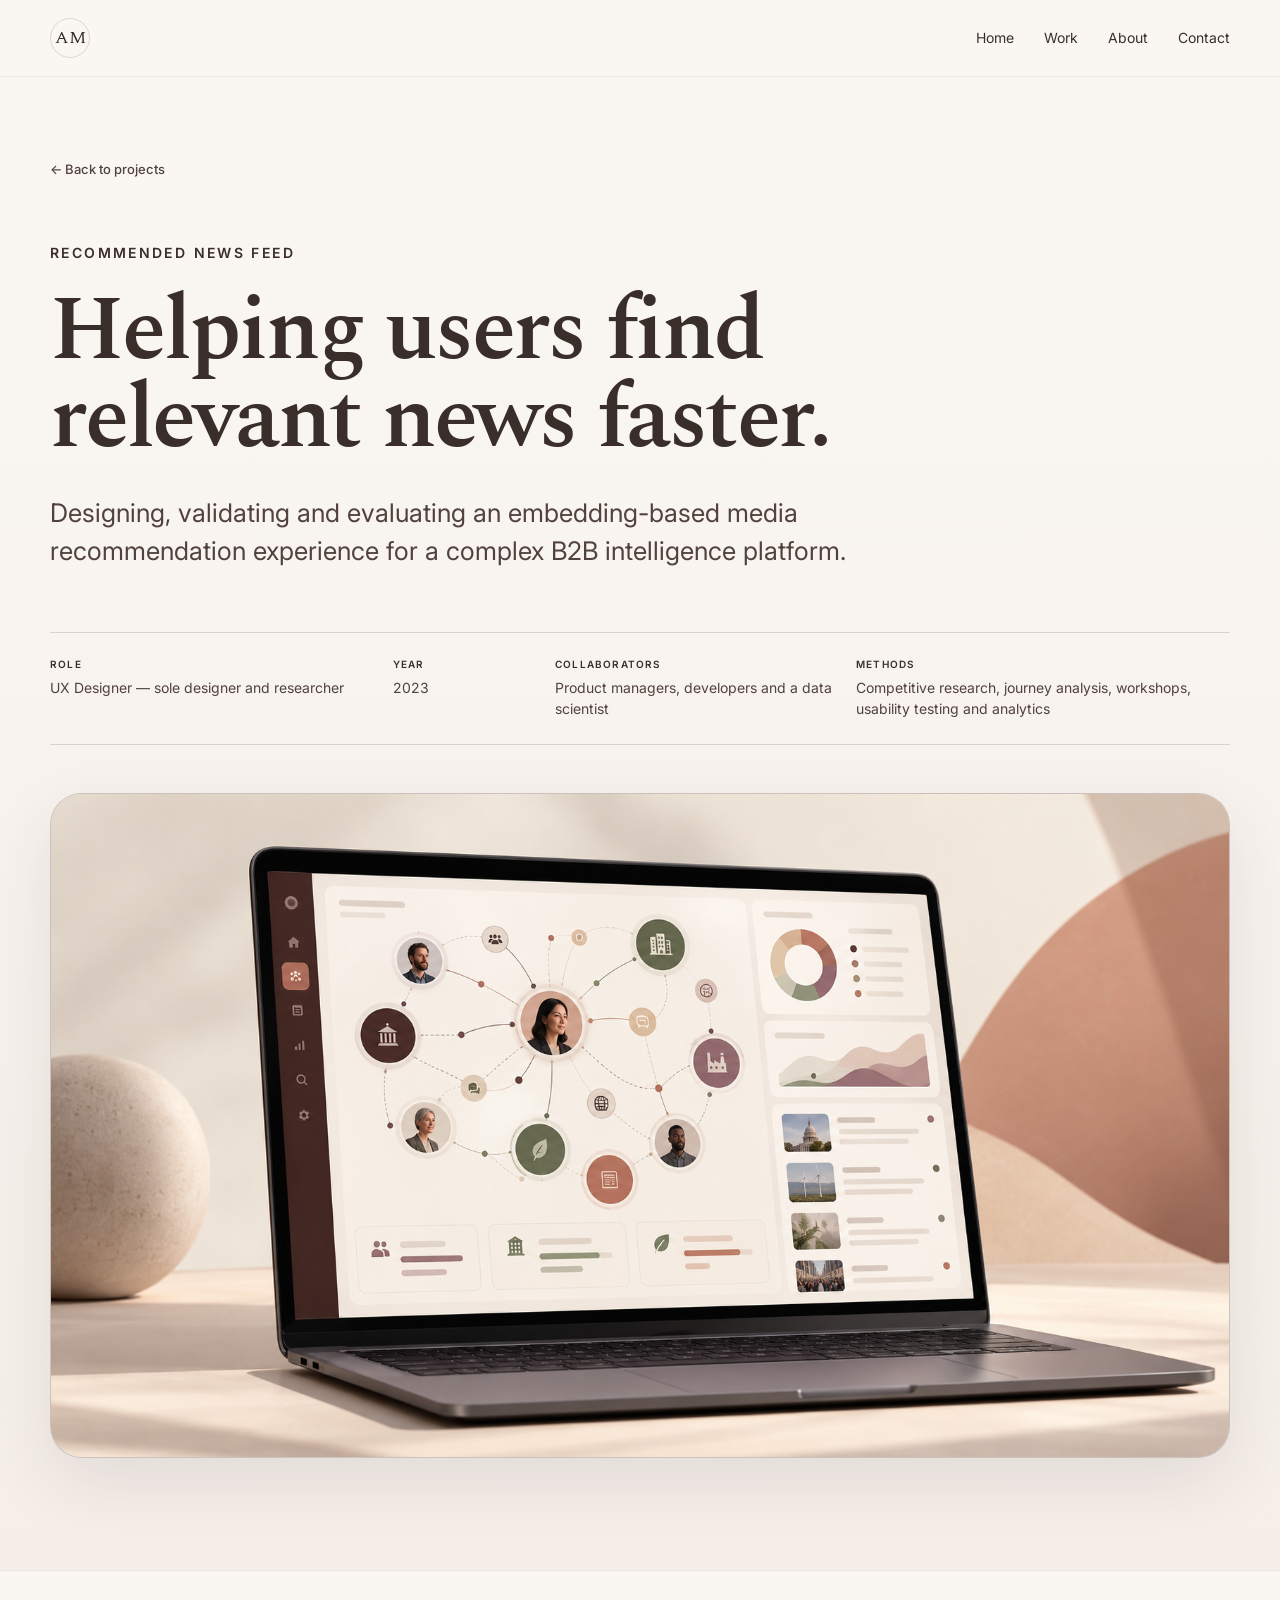
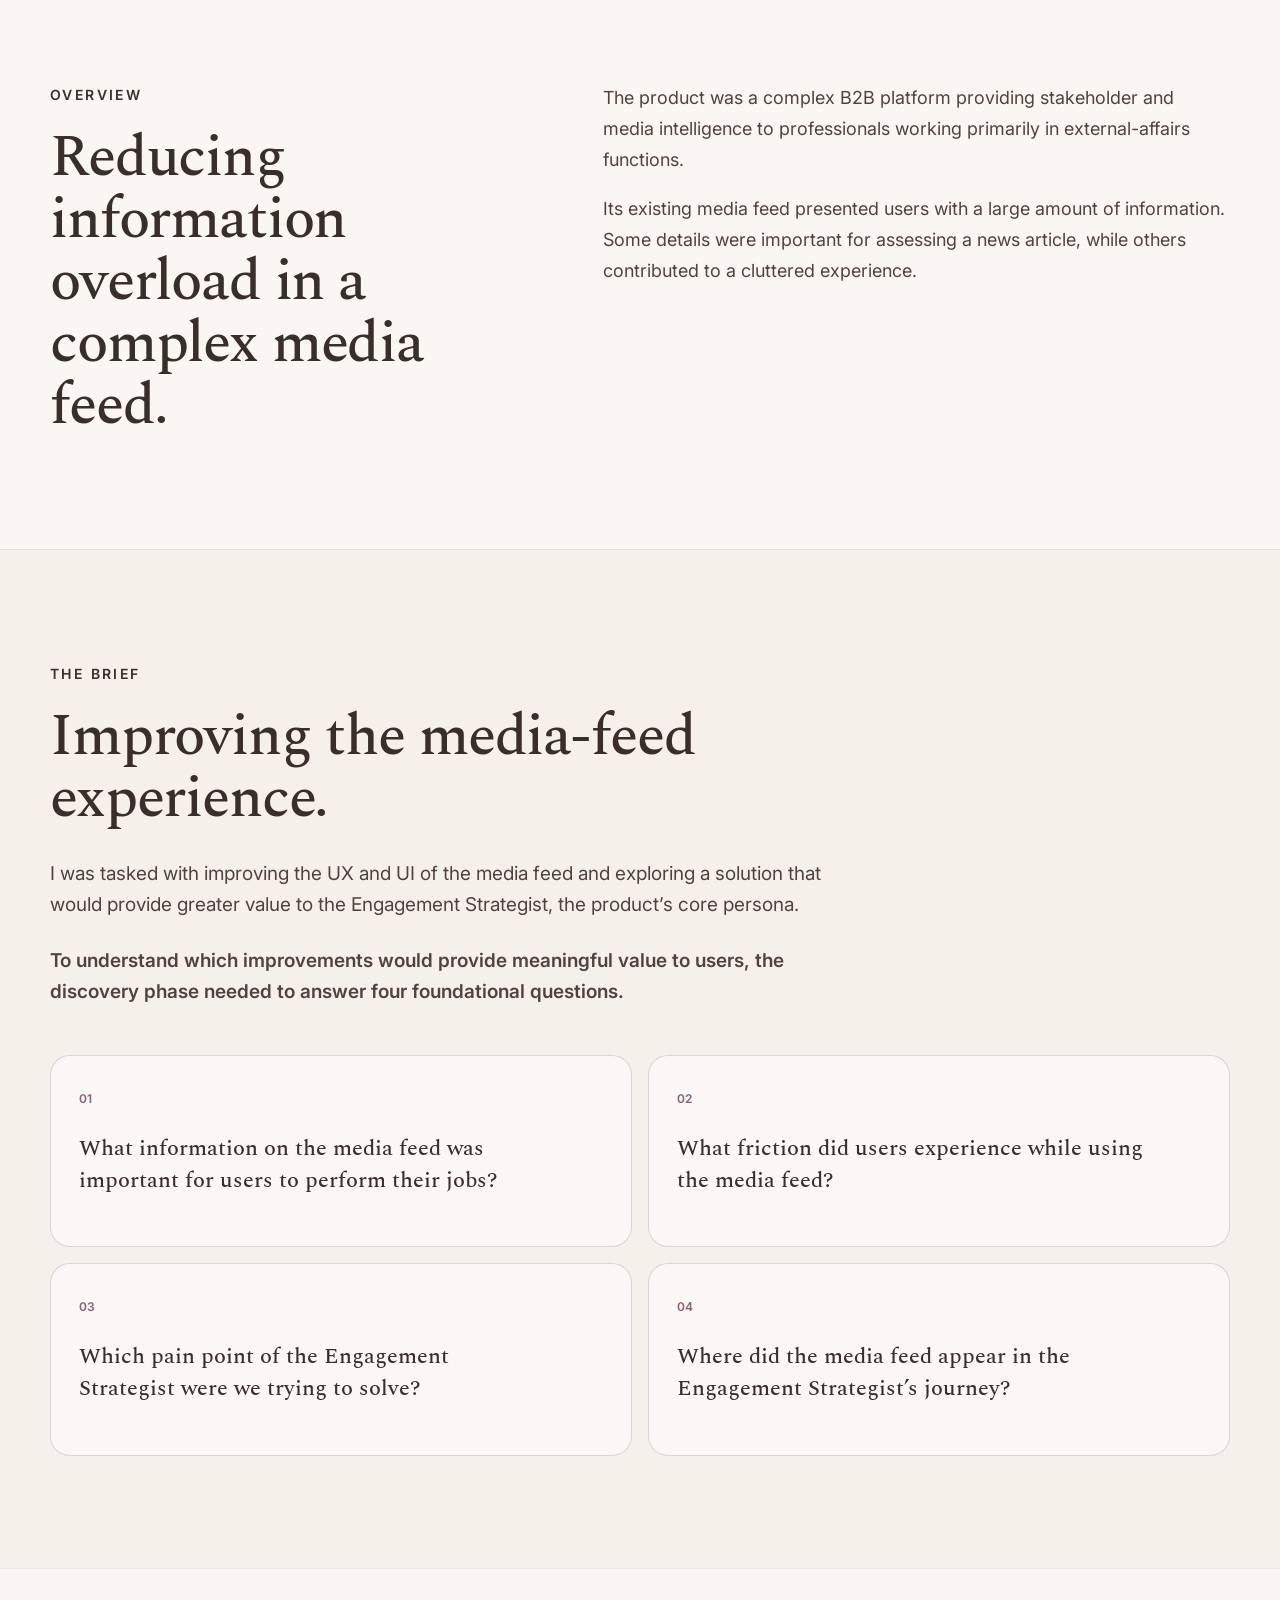
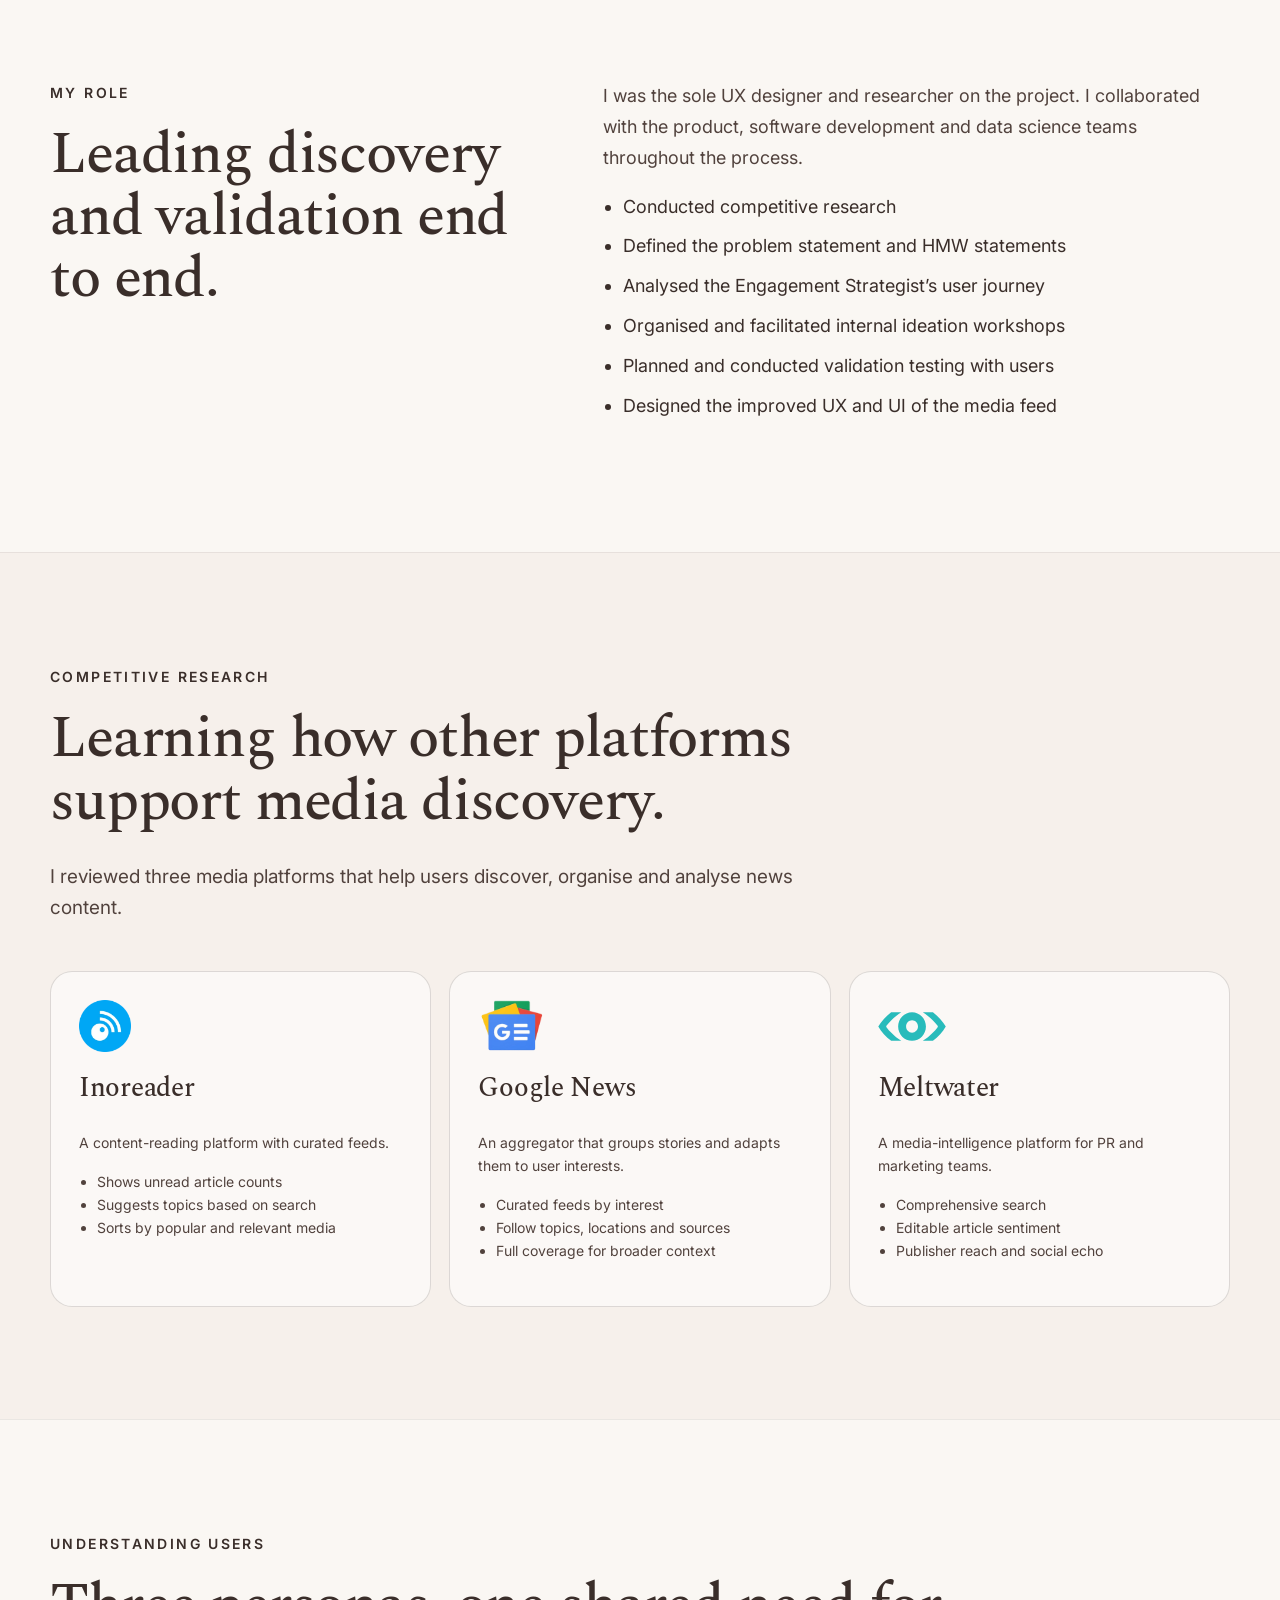
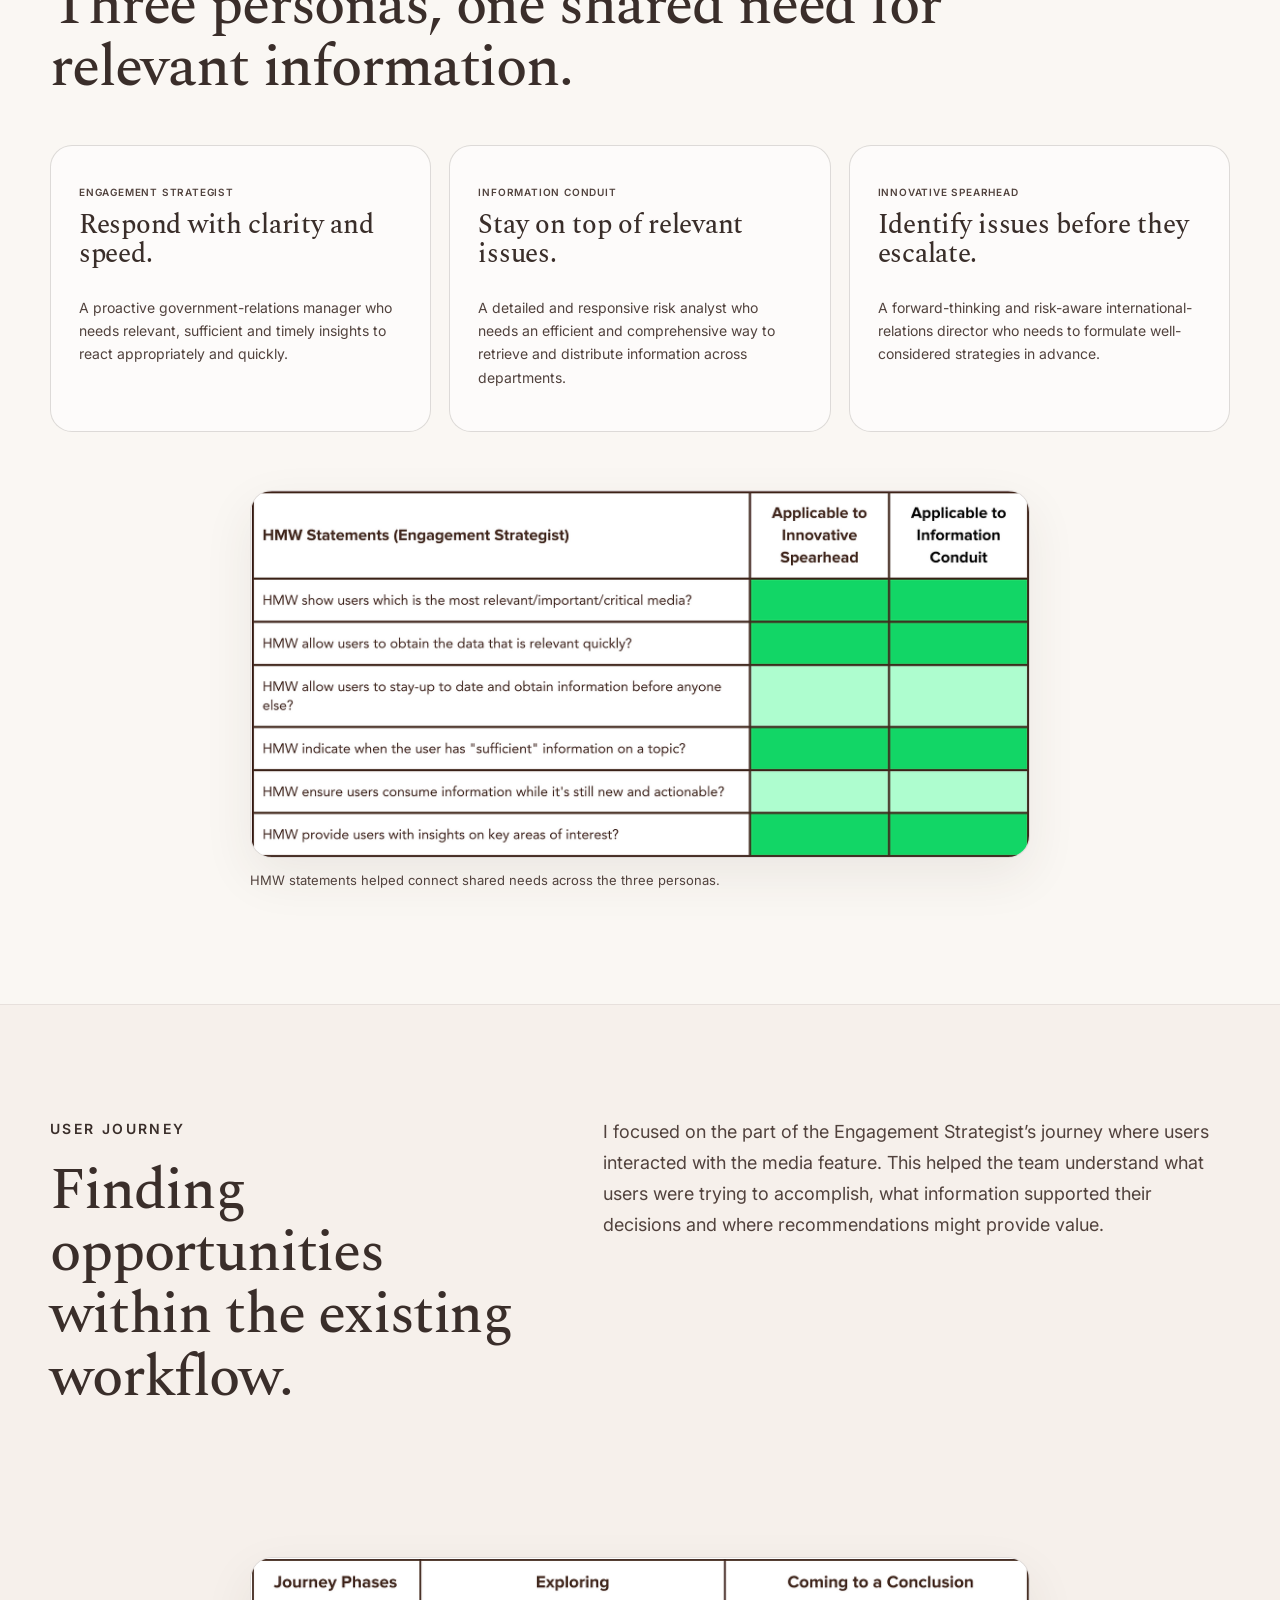
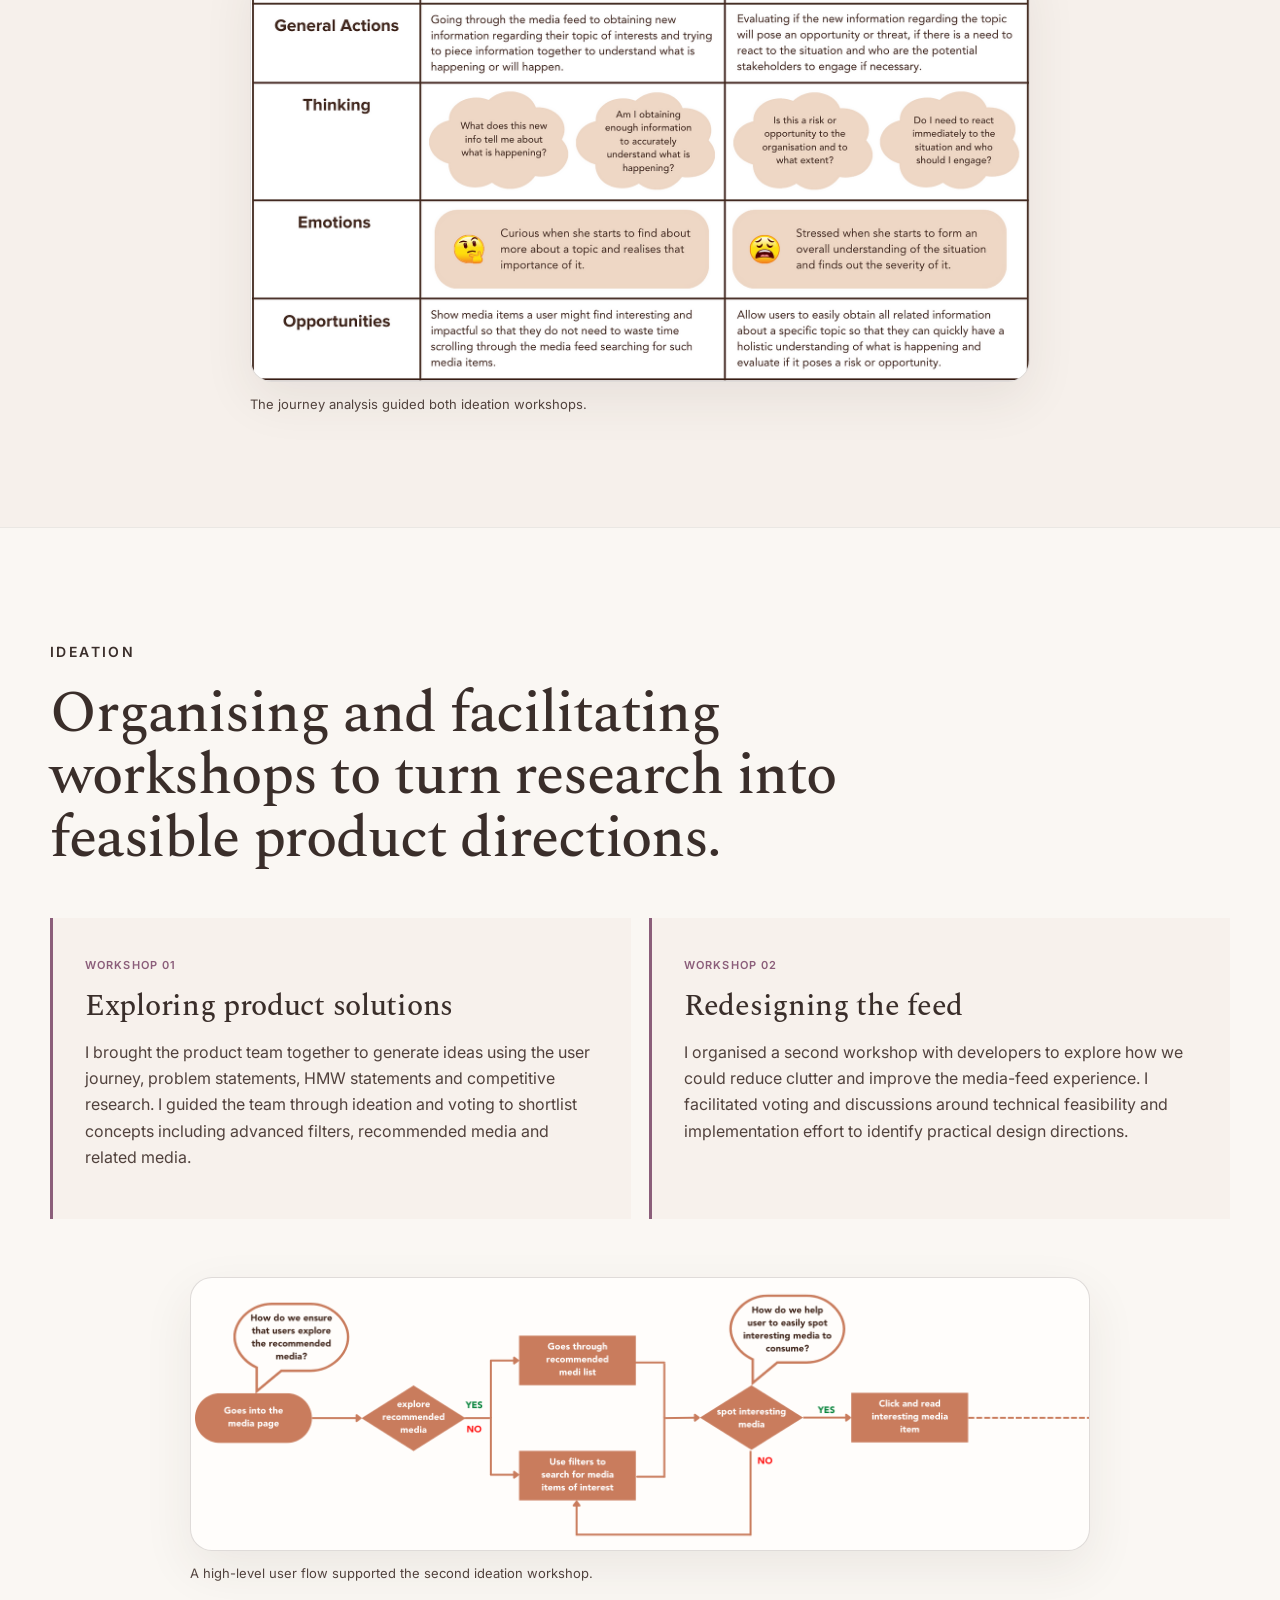
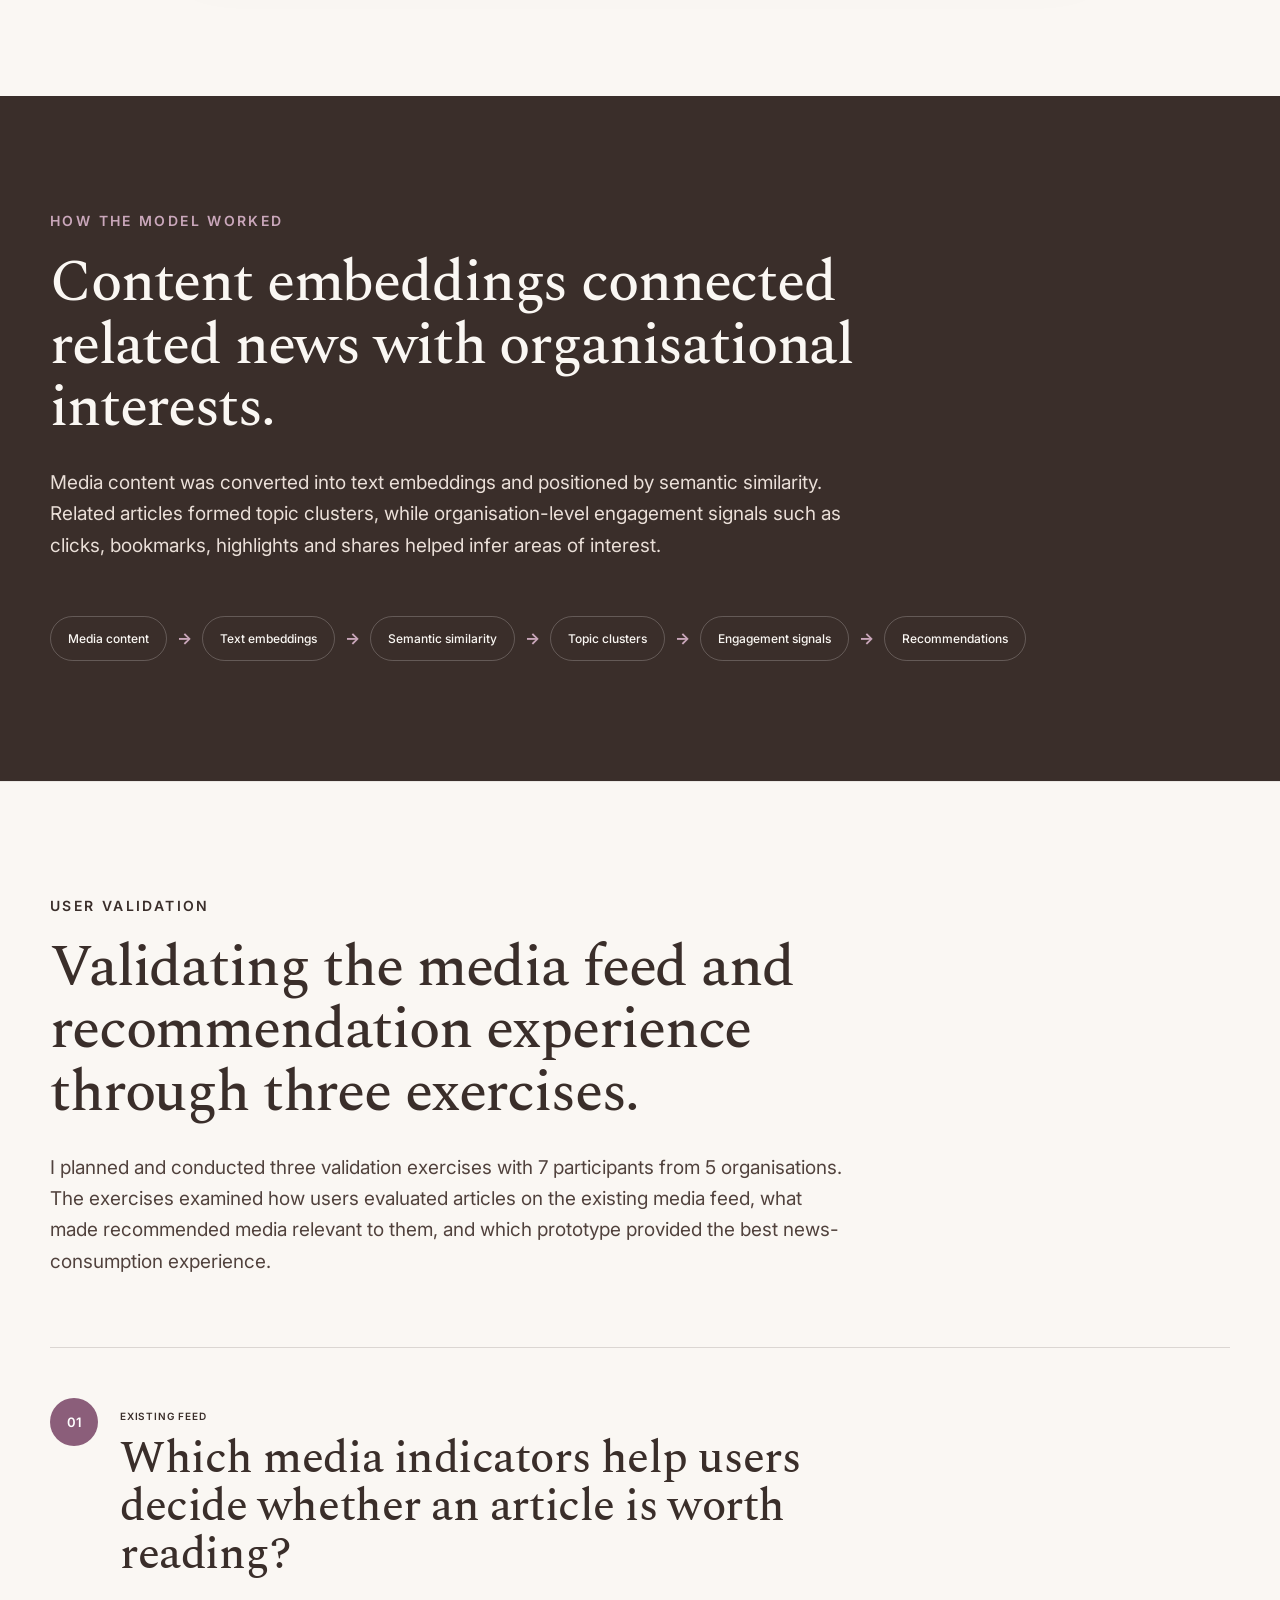
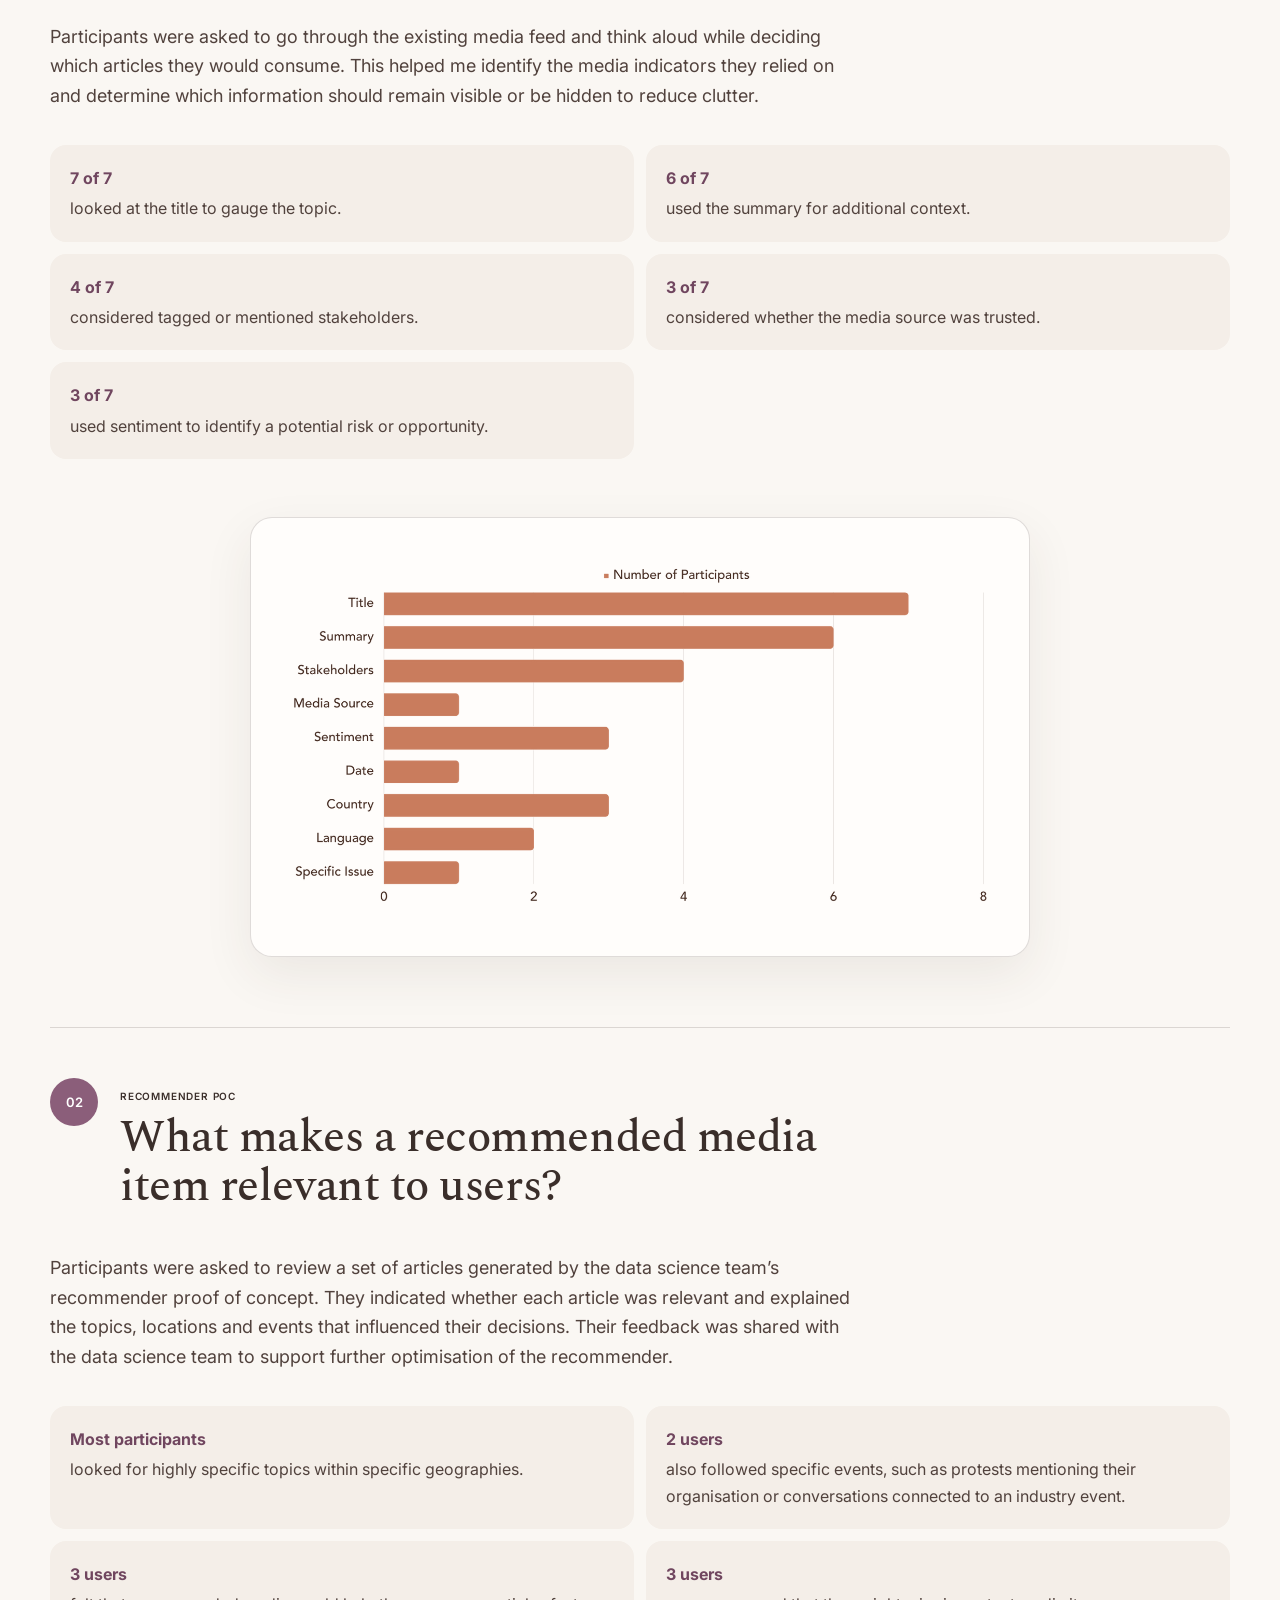
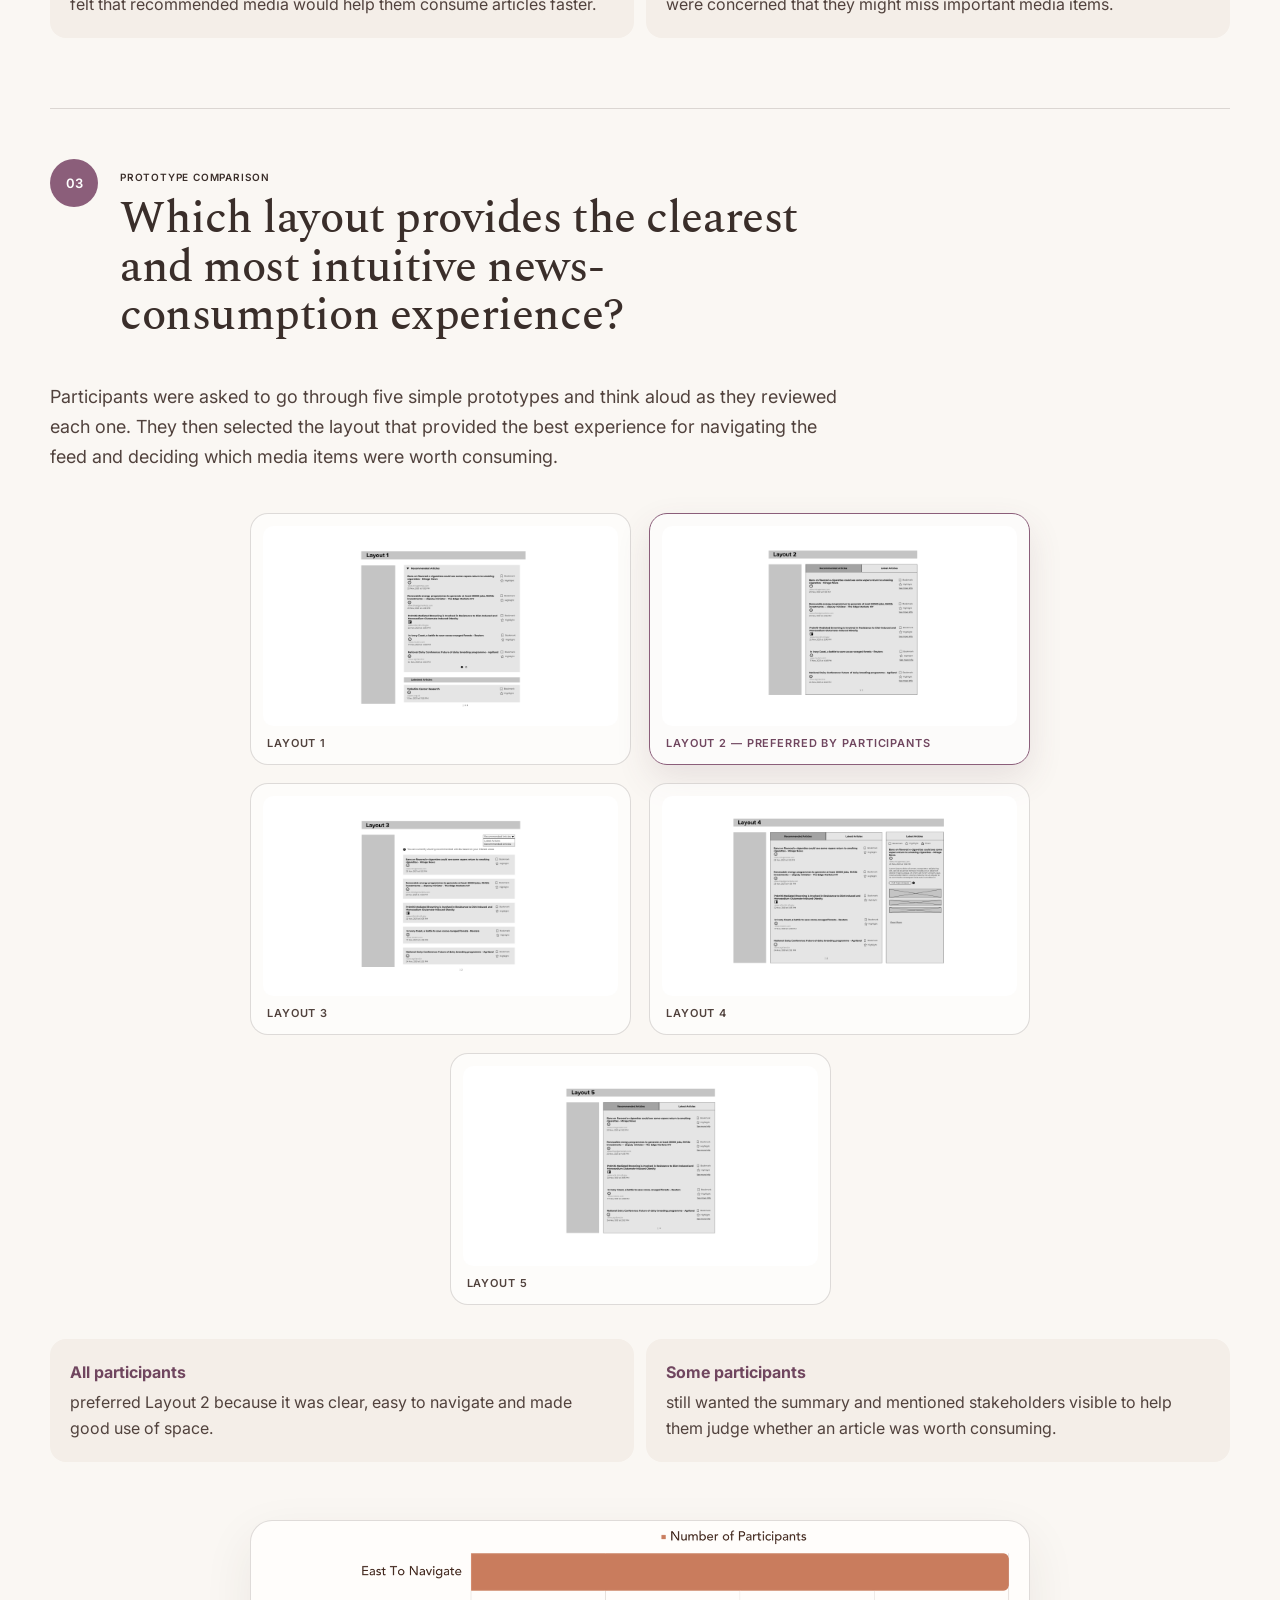
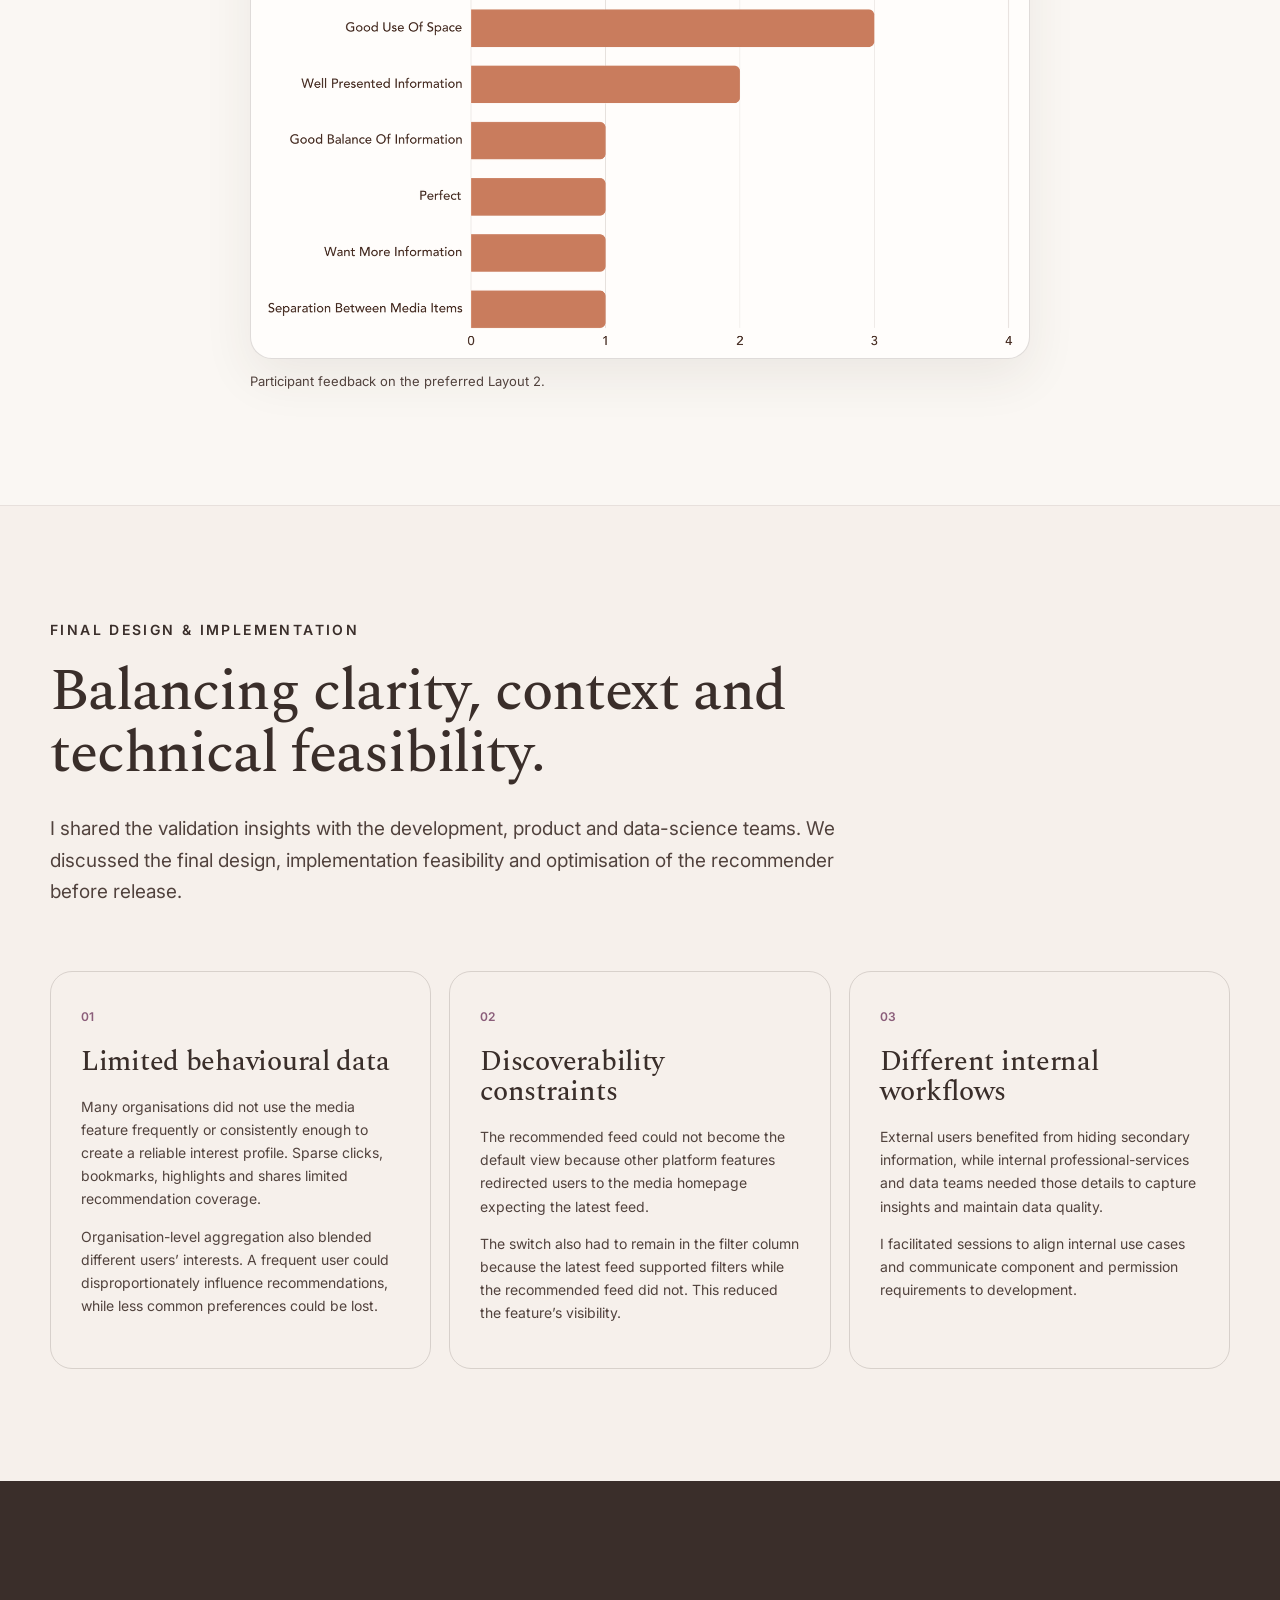
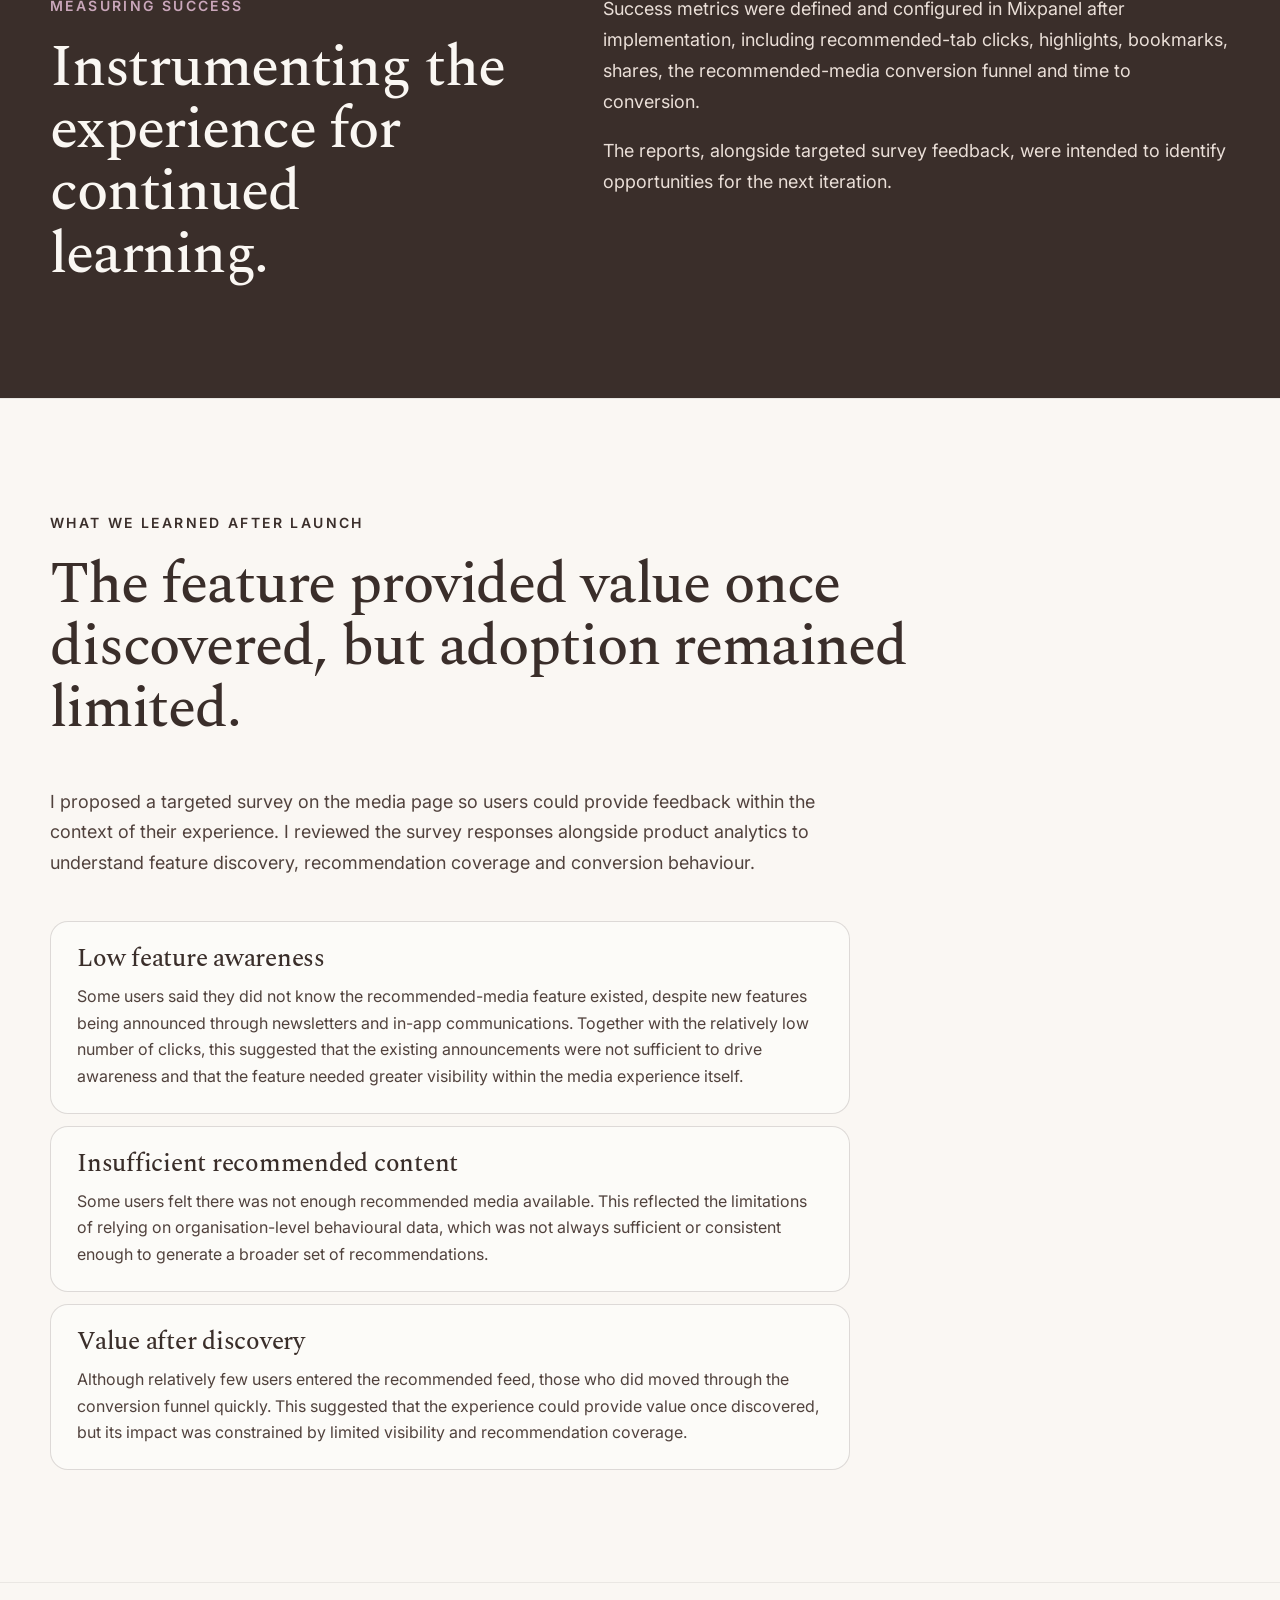
<file: case-studies/recommended-news-feed.html>
<!doctype html>
<html lang="en">
<head>
  <meta charset="utf-8" />
  <meta name="viewport" content="width=device-width, initial-scale=1" />
  <meta name="description" content="Recommended News Feed case study by Anita Muthukumarasamy." />
  <title>Recommended News Feed — Anita Muthukumarasamy</title>
  <link rel="preconnect" href="https://fonts.googleapis.com" />
  <link rel="preconnect" href="https://fonts.gstatic.com" crossorigin />
  <link href="https://fonts.googleapis.com/css2?family=Inter:wght@300;400;500;600;700&amp;family=Spectral:ital,wght@0,400;0,500;0,600;1,500;1,600&amp;display=swap" rel="stylesheet" />
  <link rel="stylesheet" href="../styles.css?v=79" />
</head>
<body class="case-recommended">
  <a class="skip-link" href="#main">Skip to content</a>

  <header class="site-header">
    <div class="shell nav-wrap">
      <a class="brand" href="../index.html#top" aria-label="Back to homepage">AM</a>
      <button class="nav-toggle" aria-expanded="false" aria-controls="site-nav">Menu</button>
      <nav id="site-nav" class="site-nav" aria-label="Primary navigation">
        <a href="../index.html#top">Home</a>
        <a href="../index.html#work">Work</a>
        <a href="../index.html#journey">About</a>
        <a href="../index.html#contact">Contact</a>
      </nav>
    </div>
  </header>

  <main id="main" class="case-study">
    <section class="case-hero section-pad">
      <div class="shell">
        <a class="back-link" href="../index.html#work">← Back to projects</a>
        <p class="eyebrow">RECOMMENDED NEWS FEED</p>
        <h1>Helping users find relevant news faster.</h1>
        <p class="case-deck">Designing, validating and evaluating an embedding-based media recommendation experience for a complex B2B intelligence platform.</p>

        <dl class="case-meta">
          <div><dt>Role</dt><dd>UX Designer — sole designer and researcher</dd></div>
          <div><dt>Year</dt><dd>2023</dd></div>
          <div><dt>Collaborators</dt><dd>Product managers, developers and a data scientist</dd></div>
          <div><dt>Methods</dt><dd>Competitive research, journey analysis, workshops, usability testing and analytics</dd></div>
        </dl>

        <figure class="case-hero-image">
          <img src="../assets/case-studies/recommended-news-feed/stakeholder-intelligence-hero.png" alt="Fictional stakeholder intelligence system displayed on a laptop, showing connections between people, organisations, topics and media signals" />
        </figure>
      </div>
    </section>

    <section class="case-section">
      <div class="shell case-prose-grid">
        <div><p class="eyebrow">OVERVIEW</p><h2>Reducing information overload in a complex media feed.</h2></div>
        <div class="case-copy">
          <p>The product was a complex B2B platform providing stakeholder and media intelligence to professionals working primarily in external-affairs functions.</p>
          <p>Its existing media feed presented users with a large amount of information. Some details were important for assessing a news article, while others contributed to a cluttered experience.</p>
        </div>
      </div>
    </section>

    <section class="case-section case-tinted">
      <div class="shell">
        <p class="eyebrow">THE BRIEF</p>
        <h2 class="case-wide-heading">Improving the media-feed experience.</h2>
        <p class="case-intro">I was tasked with improving the UX and UI of the media feed and exploring a solution that would provide greater value to the Engagement Strategist, the product’s core persona.</p>
        <p class="case-intro discovery-intro">To understand which improvements would provide meaningful value to users, the discovery phase needed to answer four foundational questions.</p>
        <div class="question-grid">
          <article><span>01</span><p>What information on the media feed was important for users to perform their jobs?</p></article>
          <article><span>02</span><p>What friction did users experience while using the media feed?</p></article>
          <article><span>03</span><p>Which pain point of the Engagement Strategist were we trying to solve?</p></article>
          <article><span>04</span><p>Where did the media feed appear in the Engagement Strategist’s journey?</p></article>
        </div>
      </div>
    </section>

    <section class="case-section">
      <div class="shell case-prose-grid">
        <div><p class="eyebrow">MY ROLE</p><h2>Leading discovery and validation end to end.</h2></div>
        <div class="case-copy">
          <p>I was the sole UX designer and researcher on the project. I collaborated with the product, software development and data science teams throughout the process.</p>
          <ul>
            <li>Conducted competitive research</li>
            <li>Defined the problem statement and HMW statements</li>
            <li>Analysed the Engagement Strategist’s user journey</li>
            <li>Organised and facilitated internal ideation workshops</li>
            <li>Planned and conducted validation testing with users</li>
            <li>Designed the improved UX and UI of the media feed</li>
          </ul>
        </div>
      </div>
    </section>

    <section class="case-section case-tinted">
      <div class="shell">
        <p class="eyebrow">COMPETITIVE RESEARCH</p>
        <h2 class="case-wide-heading">Learning how other platforms support media discovery.</h2>
        <p class="case-intro">I reviewed three media platforms that help users discover, organise and analyse news content.</p>
        <div class="comparison-grid">
          <article><img class="platform-logo" src="../assets/case-studies/recommended-news-feed/inoreader.webp" alt="Inoreader logo" /><h3>Inoreader</h3><p>A content-reading platform with curated feeds.</p><ul><li>Shows unread article counts</li><li>Suggests topics based on search</li><li>Sorts by popular and relevant media</li></ul></article>
          <article><img class="platform-logo platform-logo-wide" src="../assets/case-studies/recommended-news-feed/google-news.png" alt="Google News logo" /><h3>Google News</h3><p>An aggregator that groups stories and adapts them to user interests.</p><ul><li>Curated feeds by interest</li><li>Follow topics, locations and sources</li><li>Full coverage for broader context</li></ul></article>
          <article><img class="platform-logo platform-logo-wide" src="../assets/case-studies/recommended-news-feed/meltwater.svg" alt="Meltwater logo" /><h3>Meltwater</h3><p>A media-intelligence platform for PR and marketing teams.</p><ul><li>Comprehensive search</li><li>Editable article sentiment</li><li>Publisher reach and social echo</li></ul></article>
        </div>
      </div>
    </section>

    <section class="case-section">
      <div class="shell">
        <p class="eyebrow">UNDERSTANDING USERS</p>
        <h2 class="case-wide-heading">Three personas, one shared need for relevant information.</h2>
        <div class="persona-grid">
          <article><p class="stage-label">ENGAGEMENT STRATEGIST</p><h3>Respond with clarity and speed.</h3><p>A proactive government-relations manager who needs relevant, sufficient and timely insights to react appropriately and quickly.</p></article>
          <article><p class="stage-label">INFORMATION CONDUIT</p><h3>Stay on top of relevant issues.</h3><p>A detailed and responsive risk analyst who needs an efficient and comprehensive way to retrieve and distribute information across departments.</p></article>
          <article><p class="stage-label">INNOVATIVE SPEARHEAD</p><h3>Identify issues before they escalate.</h3><p>A forward-thinking and risk-aware international-relations director who needs to formulate well-considered strategies in advance.</p></article>
        </div>
        <figure class="case-figure"><img src="../assets/case-studies/recommended-news-feed/hmw.png" alt="How might we statements mapped across three user personas" /><figcaption>HMW statements helped connect shared needs across the three personas.</figcaption></figure>
      </div>
    </section>

    <section class="case-section case-tinted">
      <div class="shell case-prose-grid">
        <div><p class="eyebrow">USER JOURNEY</p><h2>Finding opportunities within the existing workflow.</h2></div>
        <div class="case-copy"><p>I focused on the part of the Engagement Strategist’s journey where users interacted with the media feature. This helped the team understand what users were trying to accomplish, what information supported their decisions and where recommendations might provide value.</p></div>
        <figure class="case-figure case-span"><img src="../assets/case-studies/recommended-news-feed/journey-map.png" alt="Engagement Strategist user journey map" /><figcaption>The journey analysis guided both ideation workshops.</figcaption></figure>
      </div>
    </section>

    <section class="case-section">
      <div class="shell">
        <p class="eyebrow">IDEATION</p>
        <h2 class="case-wide-heading">Organising and facilitating workshops to turn research into feasible product directions.</h2>
        <div class="workshop-grid">
          <article><span>Workshop 01</span><h3>Exploring product solutions</h3><p>I brought the product team together to generate ideas using the user journey, problem statements, HMW statements and competitive research. I guided the team through ideation and voting to shortlist concepts including advanced filters, recommended media and related media.</p></article>
          <article><span>Workshop 02</span><h3>Redesigning the feed</h3><p>I organised a second workshop with developers to explore how we could reduce clutter and improve the media-feed experience. I facilitated voting and discussions around technical feasibility and implementation effort to identify practical design directions.</p></article>
        </div>
        <figure class="case-figure ideation-figure"><img src="../assets/case-studies/recommended-news-feed/ideation-flow.png" alt="High-level recommended media user flow used during ideation" /><figcaption>A high-level user flow supported the second ideation workshop.</figcaption></figure>
      </div>
    </section>

    <section class="case-section case-dark">
      <div class="shell">
        <p class="eyebrow light">HOW THE MODEL WORKED</p>
        <h2 class="case-wide-heading">Content embeddings connected related news with organisational interests.</h2>
        <p class="case-intro">Media content was converted into text embeddings and positioned by semantic similarity. Related articles formed topic clusters, while organisation-level engagement signals such as clicks, bookmarks, highlights and shares helped infer areas of interest.</p>
        <div class="model-flow" aria-label="Recommendation model flow">
          <span>Media content</span><b>→</b><span>Text embeddings</span><b>→</b><span>Semantic similarity</span><b>→</b><span>Topic clusters</span><b>→</b><span>Engagement signals</span><b>→</b><span>Recommendations</span>
        </div>
      </div>
    </section>

    <section class="case-section">
      <div class="shell">
        <p class="eyebrow">USER VALIDATION</p>
        <h2 class="case-wide-heading">Validating the media feed and recommendation experience through three exercises.</h2>
        <p class="case-intro">I planned and conducted three validation exercises with 7 participants from 5 organisations. The exercises examined how users evaluated articles on the existing media feed, what made recommended media relevant to them, and which prototype provided the best news-consumption experience.</p>

        <article class="test-block">
          <div class="test-heading"><span>01</span><div><p class="stage-label">EXISTING FEED</p><h3>Which media indicators help users decide whether an article is worth reading?</h3></div></div>
          <p>Participants were asked to go through the existing media feed and think aloud while deciding which articles they would consume. This helped me identify the media indicators they relied on and determine which information should remain visible or be hidden to reduce clutter.</p>
          <div class="finding-list">
            <p><strong>7 of 7</strong> looked at the title to gauge the topic.</p>
            <p><strong>6 of 7</strong> used the summary for additional context.</p>
            <p><strong>4 of 7</strong> considered tagged or mentioned stakeholders.</p>
            <p><strong>3 of 7</strong> considered whether the media source was trusted.</p>
            <p><strong>3 of 7</strong> used sentiment to identify a potential risk or opportunity.</p>
          </div>
          <figure class="case-figure"><img src="../assets/case-studies/recommended-news-feed/media-components.png" alt="Chart of media components users considered when choosing an article" /></figure>
        </article>

        <article class="test-block">
          <div class="test-heading"><span>02</span><div><p class="stage-label">RECOMMENDER POC</p><h3>What makes a recommended media item relevant to users?</h3></div></div>
          <p>Participants were asked to review a set of articles generated by the data science team’s recommender proof of concept. They indicated whether each article was relevant and explained the topics, locations and events that influenced their decisions. Their feedback was shared with the data science team to support further optimisation of the recommender.</p>
          <div class="finding-list">
            <p><strong>Most participants</strong> looked for highly specific topics within specific geographies.</p>
            <p><strong>2 users</strong> also followed specific events, such as protests mentioning their organisation or conversations connected to an industry event.</p>
            <p><strong>3 users</strong> felt that recommended media would help them consume articles faster.</p>
            <p><strong>3 users</strong> were concerned that they might miss important media items.</p>
          </div>
        </article>

        <article class="test-block">
          <div class="test-heading"><span>03</span><div><p class="stage-label">PROTOTYPE COMPARISON</p><h3>Which layout provides the clearest and most intuitive news-consumption experience?</h3></div></div>
          <p>Participants were asked to go through five simple prototypes and think aloud as they reviewed each one. They then selected the layout that provided the best experience for navigating the feed and deciding which media items were worth consuming.</p>
          <div class="prototype-gallery" aria-label="Five media-feed layout prototypes">
            <figure><img src="../assets/case-studies/recommended-news-feed/layout-1.png" alt="Media feed prototype Layout 1" /><figcaption>Layout 1</figcaption></figure>
            <figure class="preferred"><img src="../assets/case-studies/recommended-news-feed/layout-2.png" alt="Media feed prototype Layout 2, preferred by participants" /><figcaption>Layout 2 — preferred by participants</figcaption></figure>
            <figure><img src="../assets/case-studies/recommended-news-feed/layout-3.png" alt="Media feed prototype Layout 3" /><figcaption>Layout 3</figcaption></figure>
            <figure><img src="../assets/case-studies/recommended-news-feed/layout-4.png" alt="Media feed prototype Layout 4" /><figcaption>Layout 4</figcaption></figure>
            <figure><img src="../assets/case-studies/recommended-news-feed/layout-5.png" alt="Media feed prototype Layout 5" /><figcaption>Layout 5</figcaption></figure>
          </div>
          <div class="finding-list">
            <p><strong>All participants</strong> preferred Layout 2 because it was clear, easy to navigate and made good use of space.</p>
            <p><strong>Some participants</strong> still wanted the summary and mentioned stakeholders visible to help them judge whether an article was worth consuming.</p>
          </div>
          <figure class="case-figure"><img src="../assets/case-studies/recommended-news-feed/layout-feedback.png" alt="Participant feedback on the preferred media feed layout" /><figcaption>Participant feedback on the preferred Layout 2.</figcaption></figure>
        </article>
      </div>
    </section>

    <section class="case-section case-tinted">
      <div class="shell">
        <p class="eyebrow">FINAL DESIGN &amp; IMPLEMENTATION</p>
        <h2 class="case-wide-heading">Balancing clarity, context and technical feasibility.</h2>
        <p class="case-intro">I shared the validation insights with the development, product and data-science teams. We discussed the final design, implementation feasibility and optimisation of the recommender before release.</p>

        <div class="limitation-grid">
          <article><span>01</span><h3>Limited behavioural data</h3><p>Many organisations did not use the media feature frequently or consistently enough to create a reliable interest profile. Sparse clicks, bookmarks, highlights and shares limited recommendation coverage.</p><p>Organisation-level aggregation also blended different users’ interests. A frequent user could disproportionately influence recommendations, while less common preferences could be lost.</p></article>
          <article><span>02</span><h3>Discoverability constraints</h3><p>The recommended feed could not become the default view because other platform features redirected users to the media homepage expecting the latest feed.</p><p>The switch also had to remain in the filter column because the latest feed supported filters while the recommended feed did not. This reduced the feature’s visibility.</p></article>
          <article><span>03</span><h3>Different internal workflows</h3><p>External users benefited from hiding secondary information, while internal professional-services and data teams needed those details to capture insights and maintain data quality.</p><p>I facilitated sessions to align internal use cases and communicate component and permission requirements to development.</p></article>
        </div>
      </div>
    </section>

    <section class="case-section case-dark">
      <div class="shell case-prose-grid">
        <div><p class="eyebrow light">MEASURING SUCCESS</p><h2>Instrumenting the experience for continued learning.</h2></div>
        <div class="case-copy"><p>Success metrics were defined and configured in Mixpanel after implementation, including recommended-tab clicks, highlights, bookmarks, shares, the recommended-media conversion funnel and time to conversion.</p><p>The reports, alongside targeted survey feedback, were intended to identify opportunities for the next iteration.</p></div>
      </div>
    </section>

    <section class="case-section">
      <div class="shell">
        <p class="eyebrow">WHAT WE LEARNED AFTER LAUNCH</p>
        <h2 class="case-wide-heading">The feature provided value once discovered, but adoption remained limited.</h2>
        <div class="case-prose-grid case-prose-single compact-top">
          <div class="case-copy"><p>I proposed a targeted survey on the media page so users could provide feedback within the context of their experience. I reviewed the survey responses alongside product analytics to understand feature discovery, recommendation coverage and conversion behaviour.</p></div>
          <div class="post-launch-findings">
            <article><h3>Low feature awareness</h3><p>Some users said they did not know the recommended-media feature existed, despite new features being announced through newsletters and in-app communications. Together with the relatively low number of clicks, this suggested that the existing announcements were not sufficient to drive awareness and that the feature needed greater visibility within the media experience itself.</p></article>
            <article><h3>Insufficient recommended content</h3><p>Some users felt there was not enough recommended media available. This reflected the limitations of relying on organisation-level behavioural data, which was not always sufficient or consistent enough to generate a broader set of recommendations.</p></article>
            <article><h3>Value after discovery</h3><p>Although relatively few users entered the recommended feed, those who did moved through the conversion funnel quickly. This suggested that the experience could provide value once discovered, but its impact was constrained by limited visibility and recommendation coverage.</p></article>
          </div>
        </div>
      </div>
    </section>

    <section class="case-section">
      <div class="shell case-prose-grid">
        <div><p class="eyebrow">REFLECTION</p><h2>A good recommendation experience requires more than a good interface.</h2></div>
        <div class="case-copy"><p>This project taught me that designing a recommendation experience involves more than improving the presentation of content. Its success also depends on having sufficient behavioural data, producing useful recommendations and making the feature easy to discover.</p><p>It also reinforced the importance of collaborating closely with product, software development and data science teams. User needs, recommendation quality and technical constraints had to be considered together throughout the project.</p></div>
      </div>
    </section>

    <section class="case-next">
      <div class="shell"><p class="eyebrow">NEXT PROJECT</p><a href="../index.html#work"><span>Return to selected work</span><b>→</b></a></div>
    </section>
  </main>

  <script src="../script.js"></script>
</body>
</html>
</file>
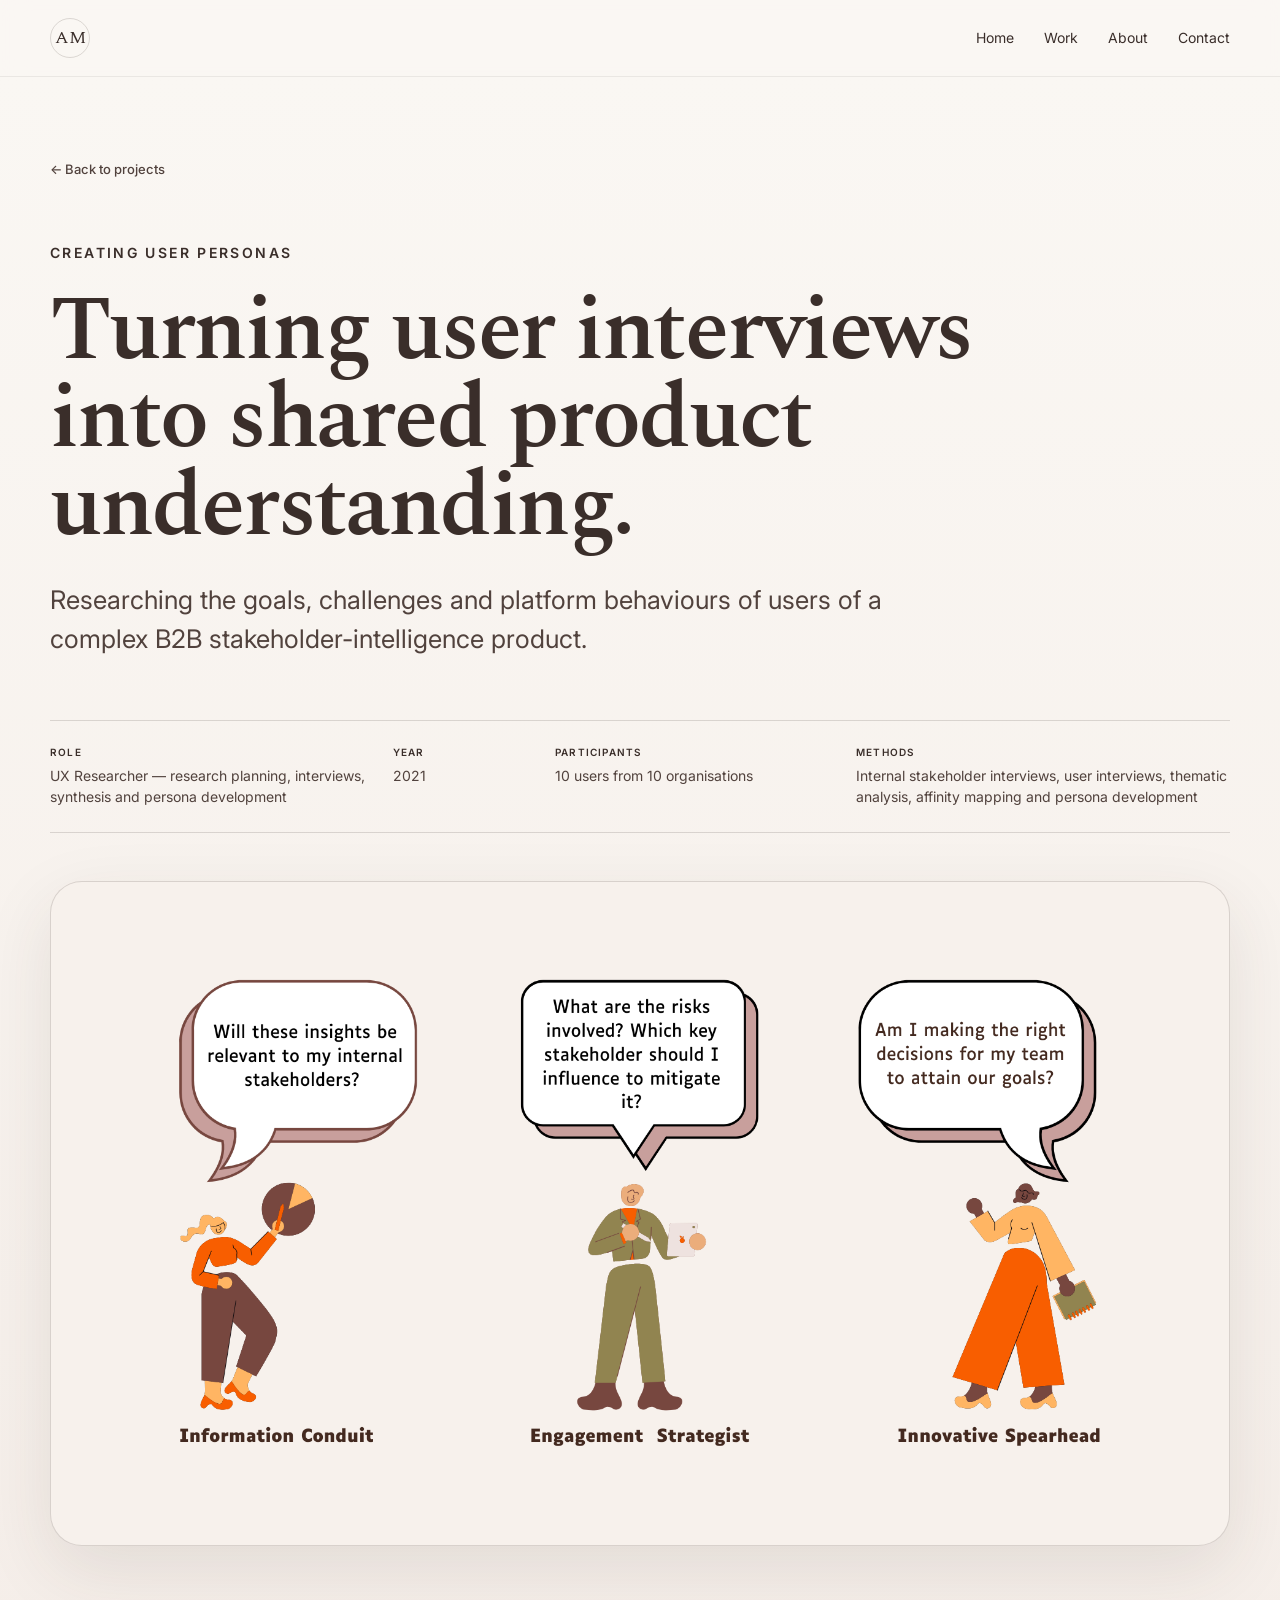
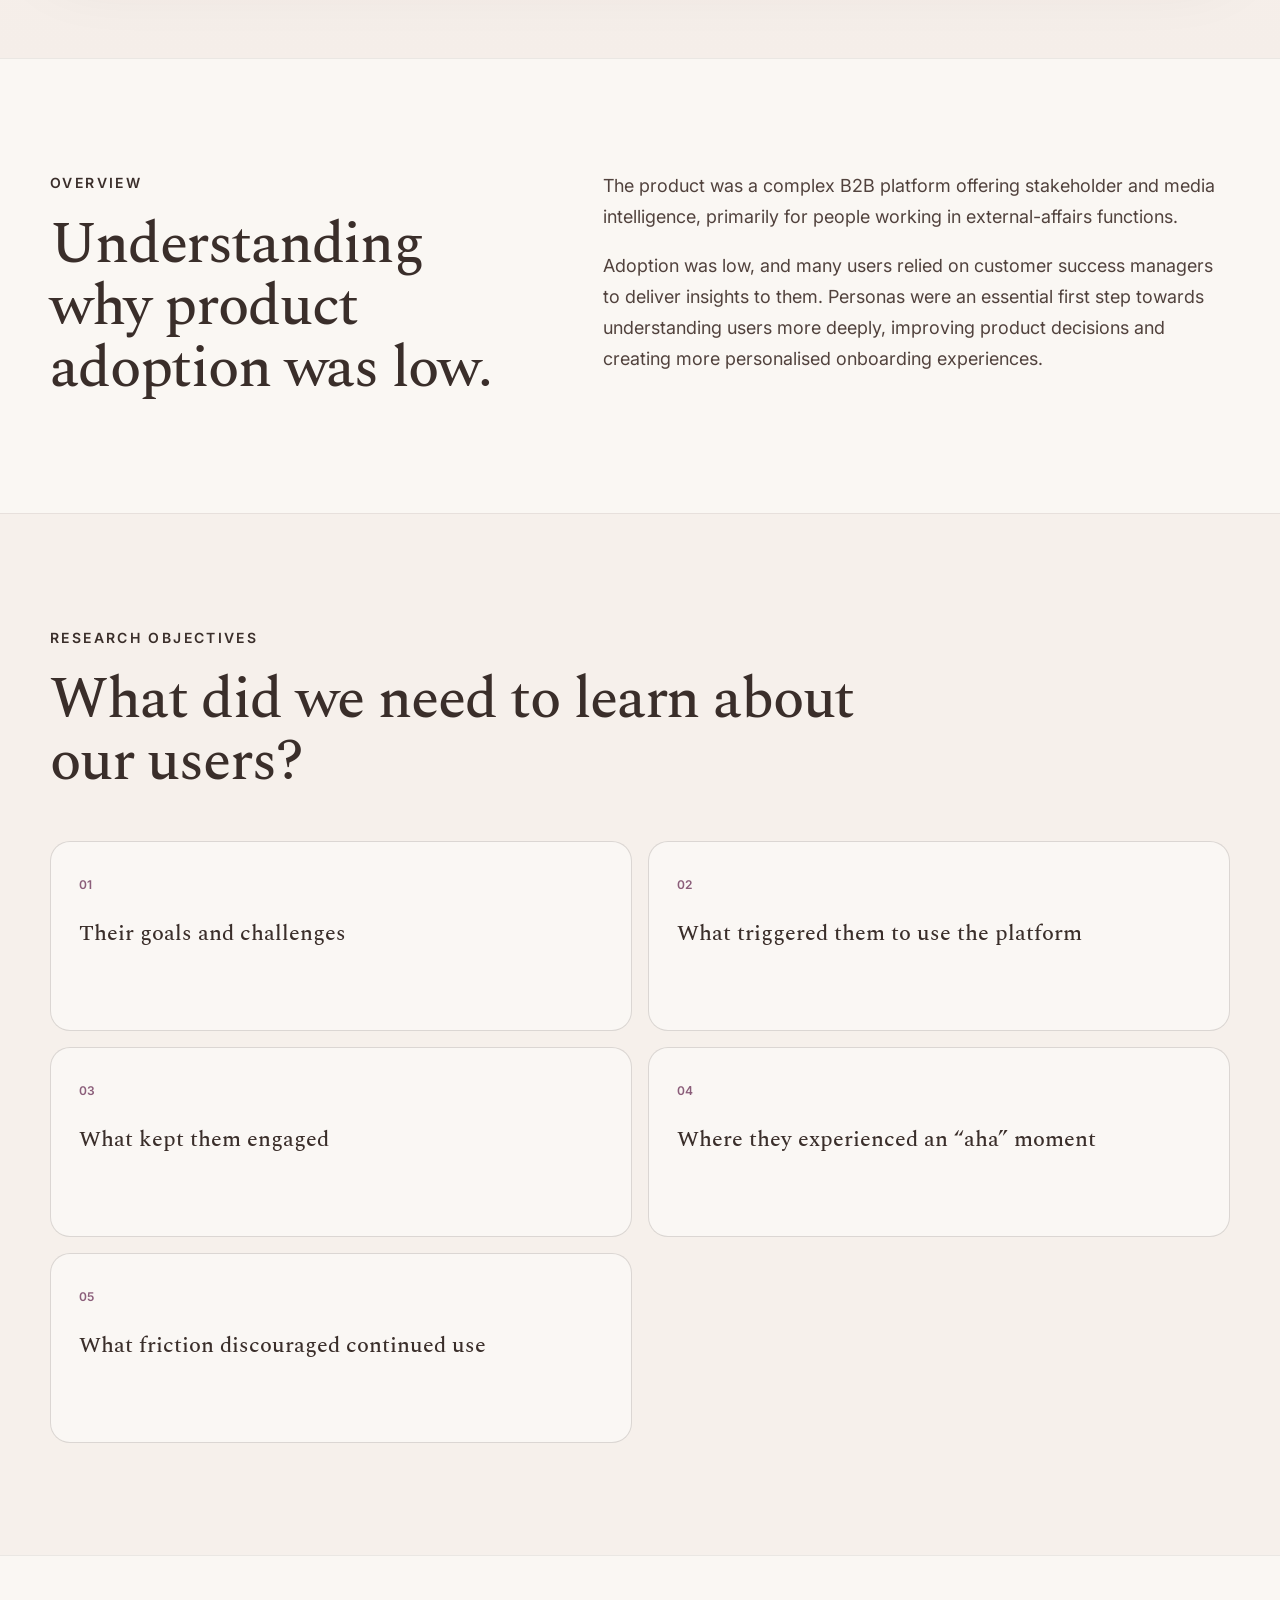
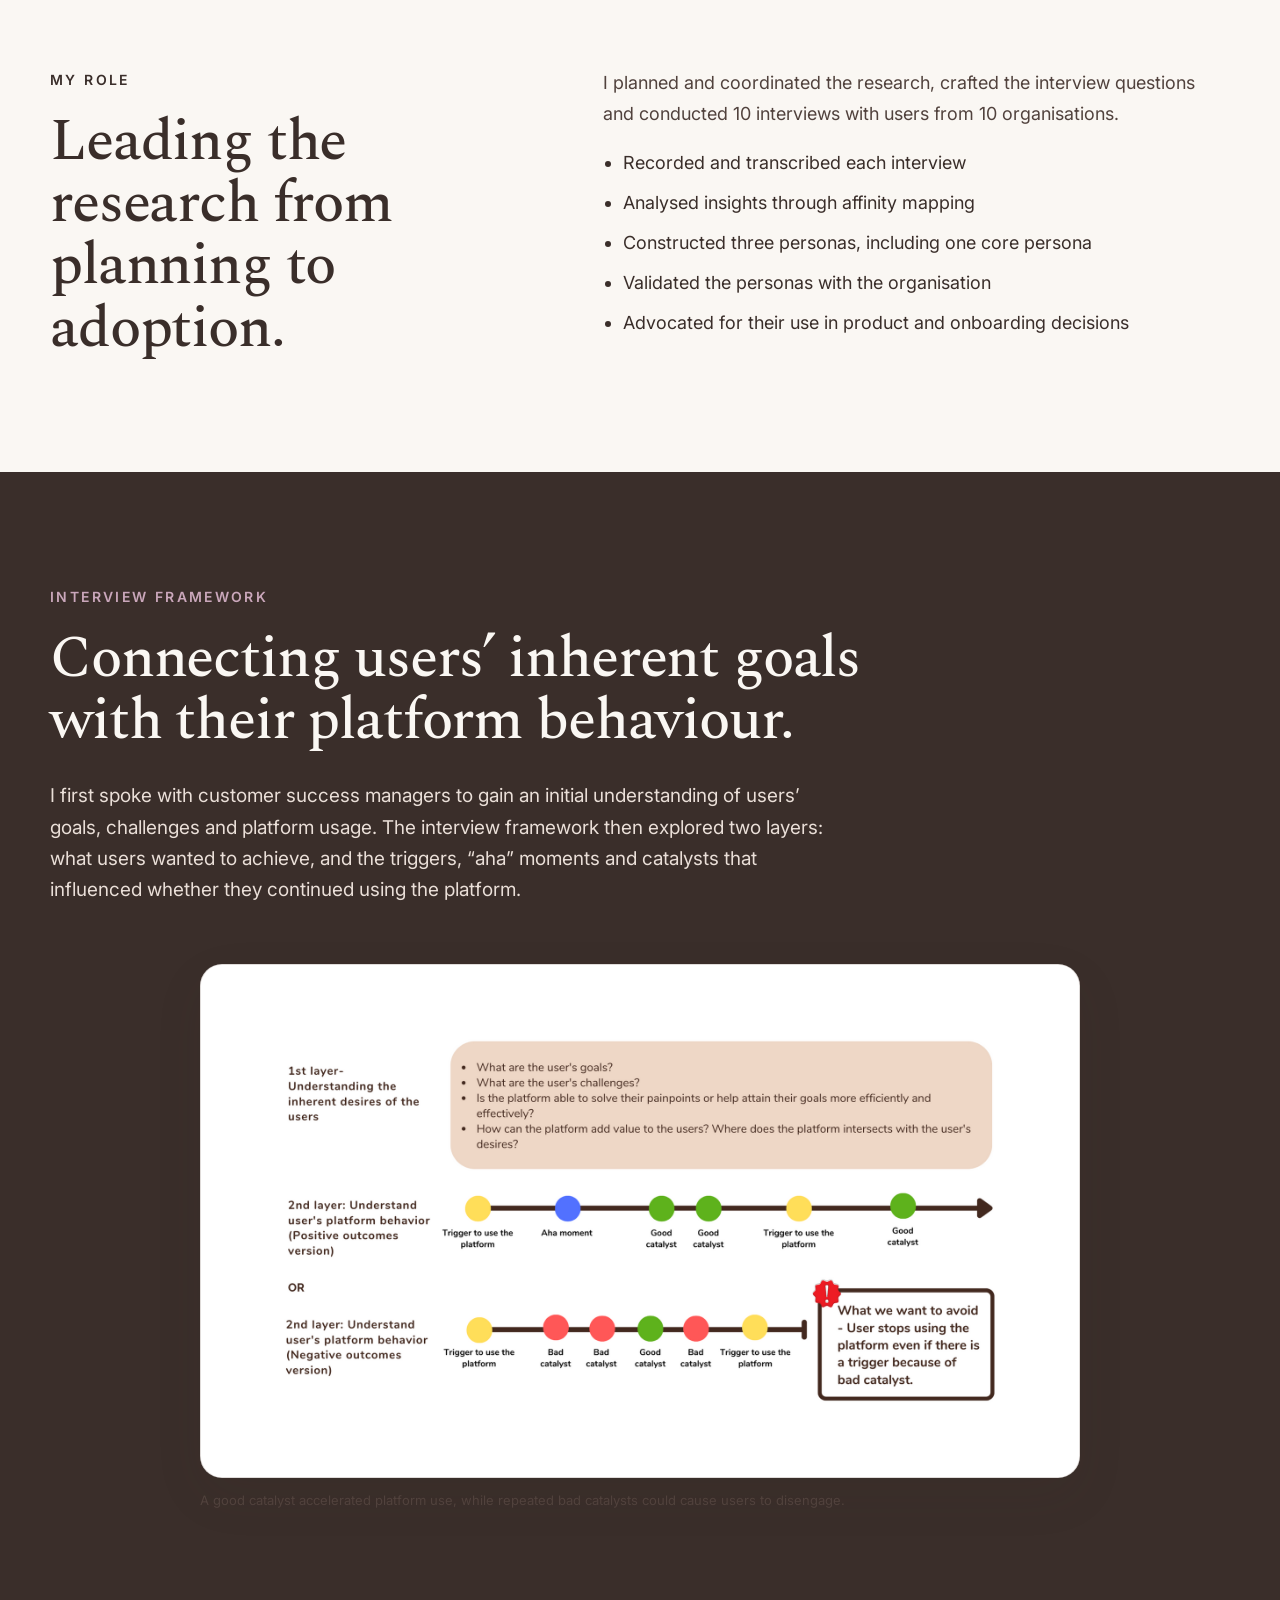
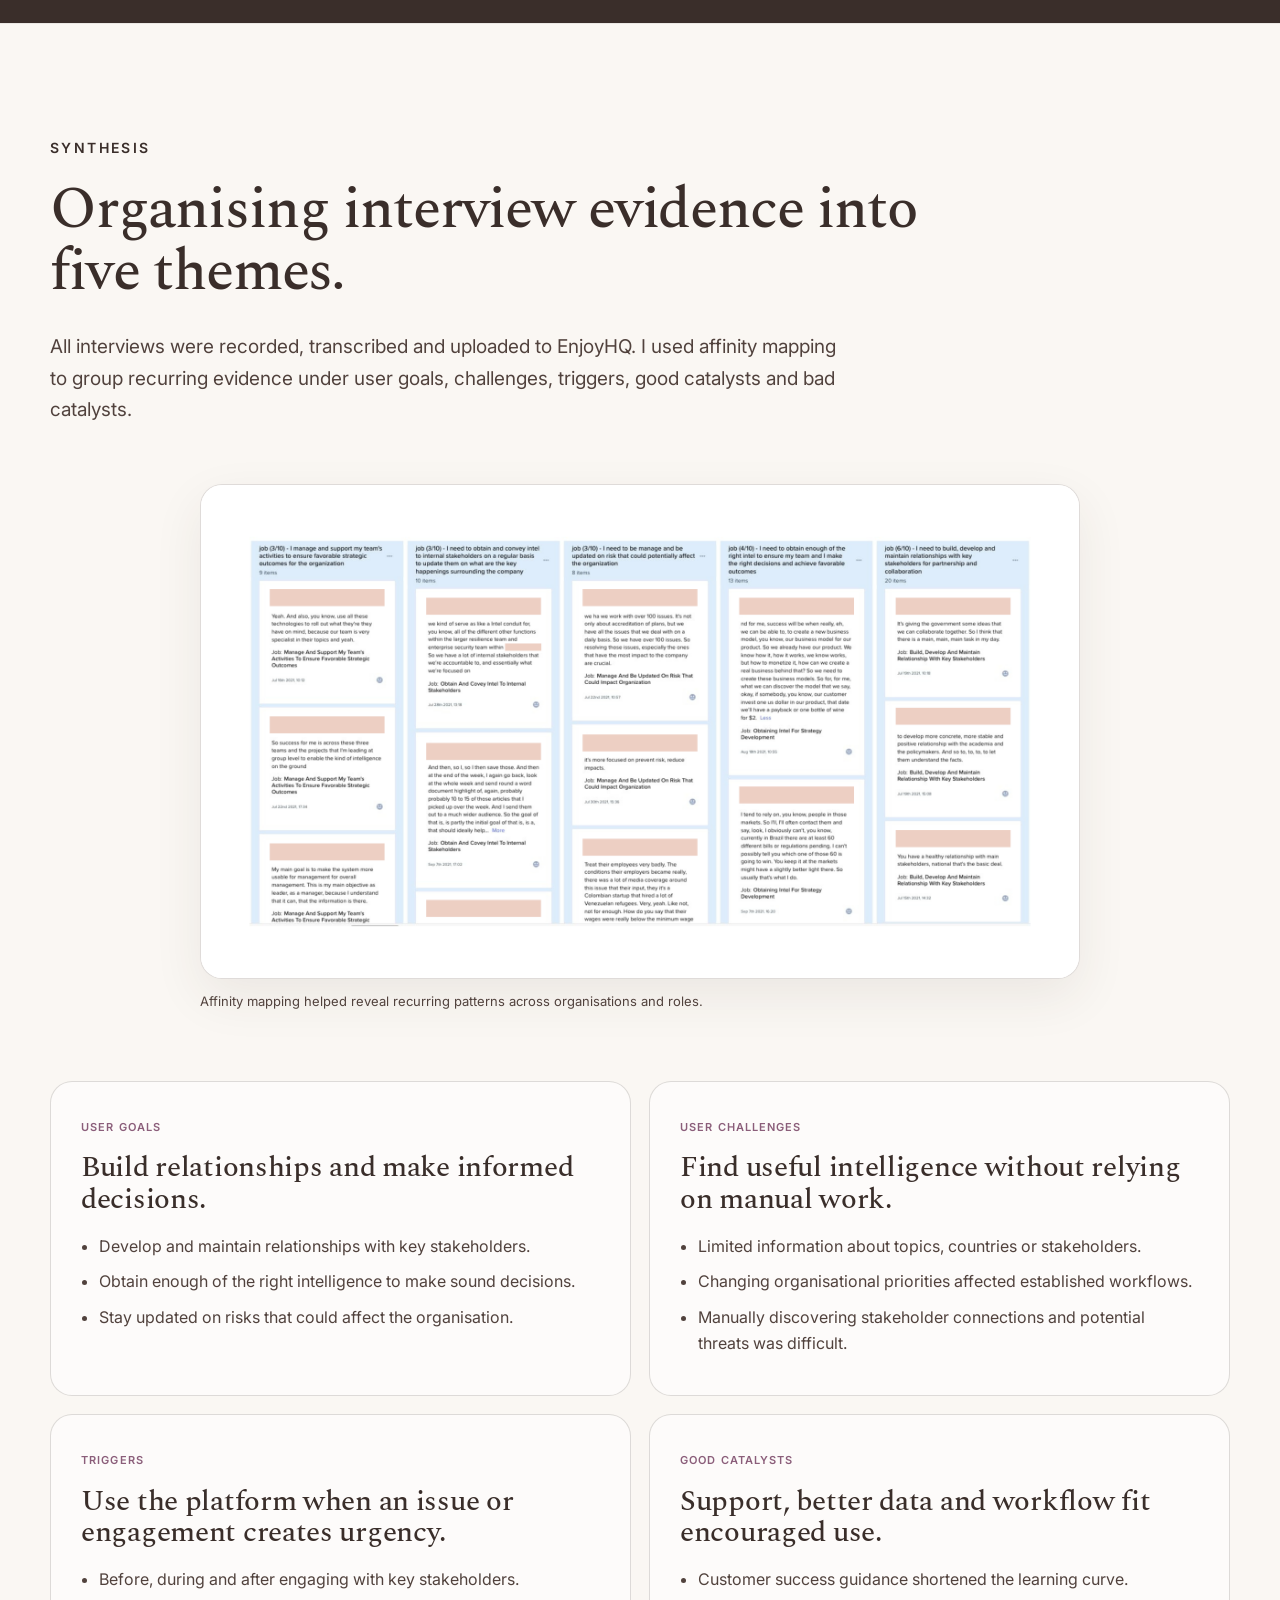
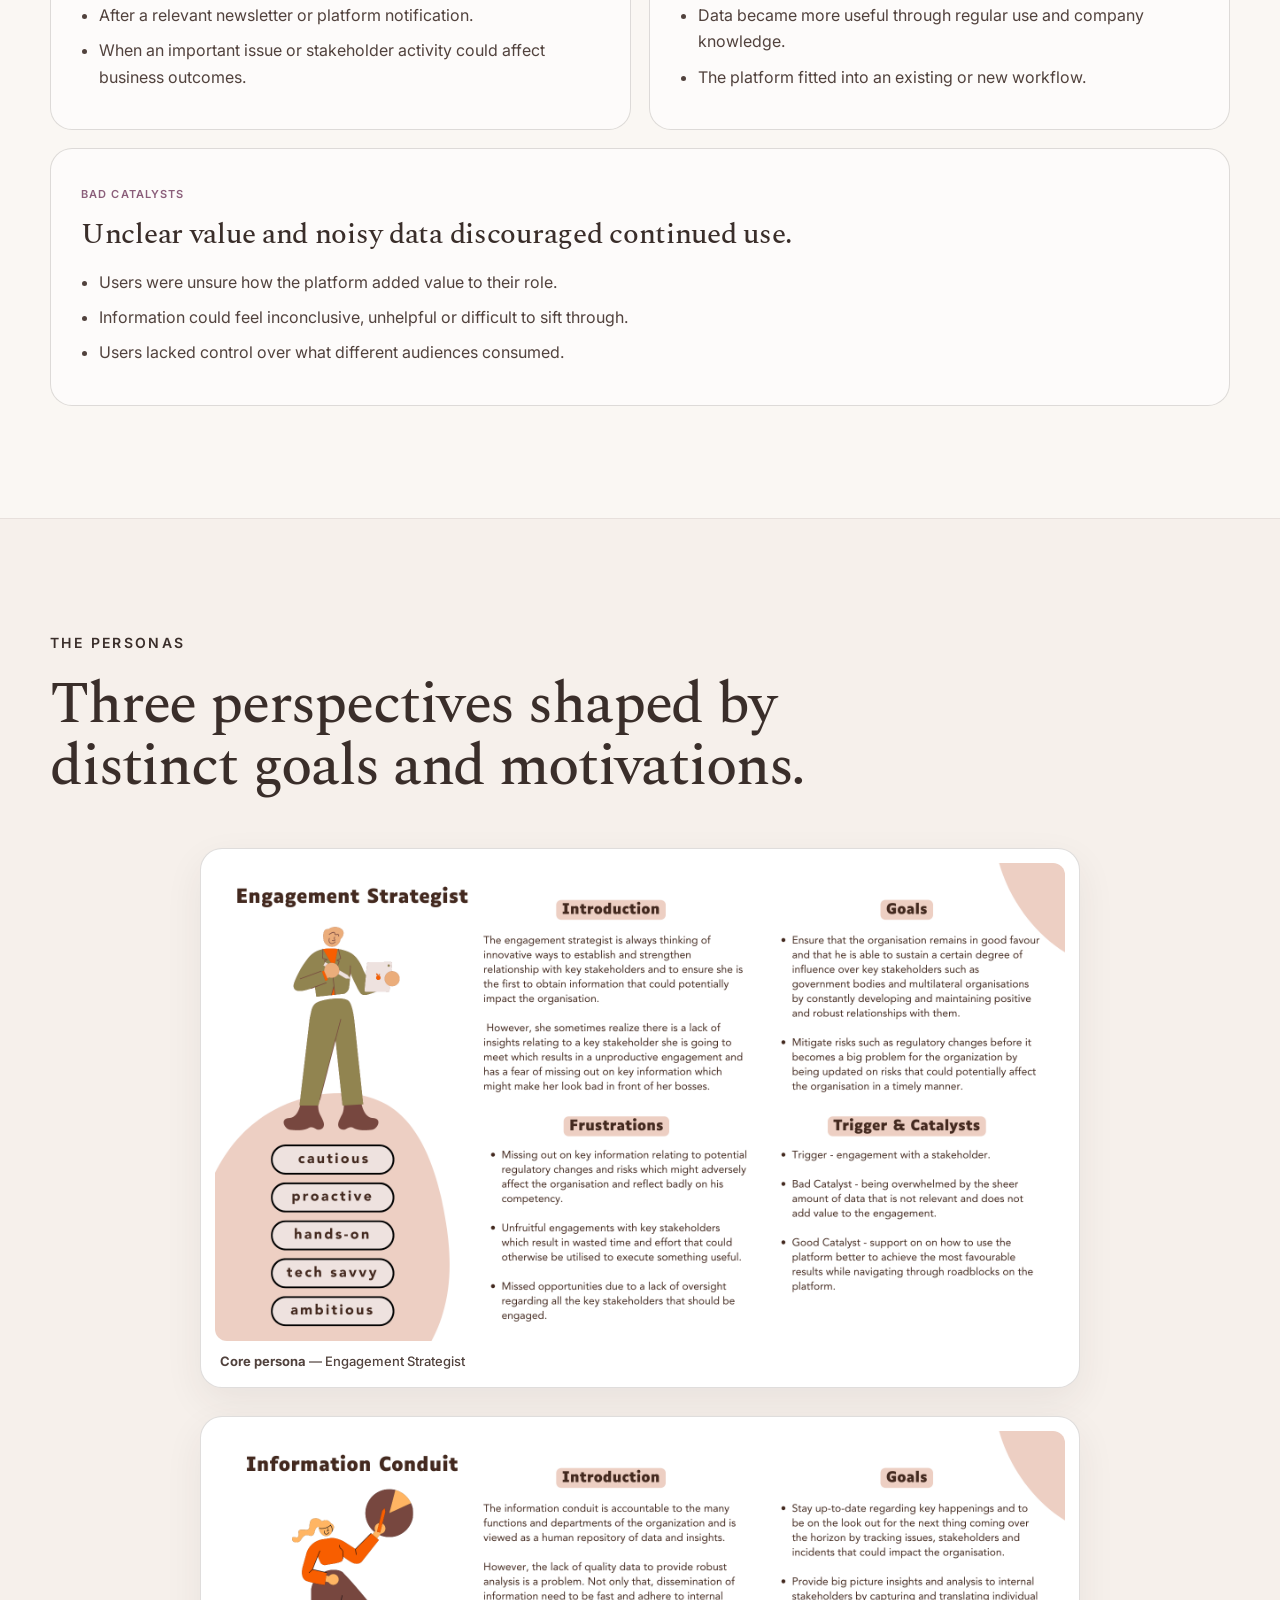
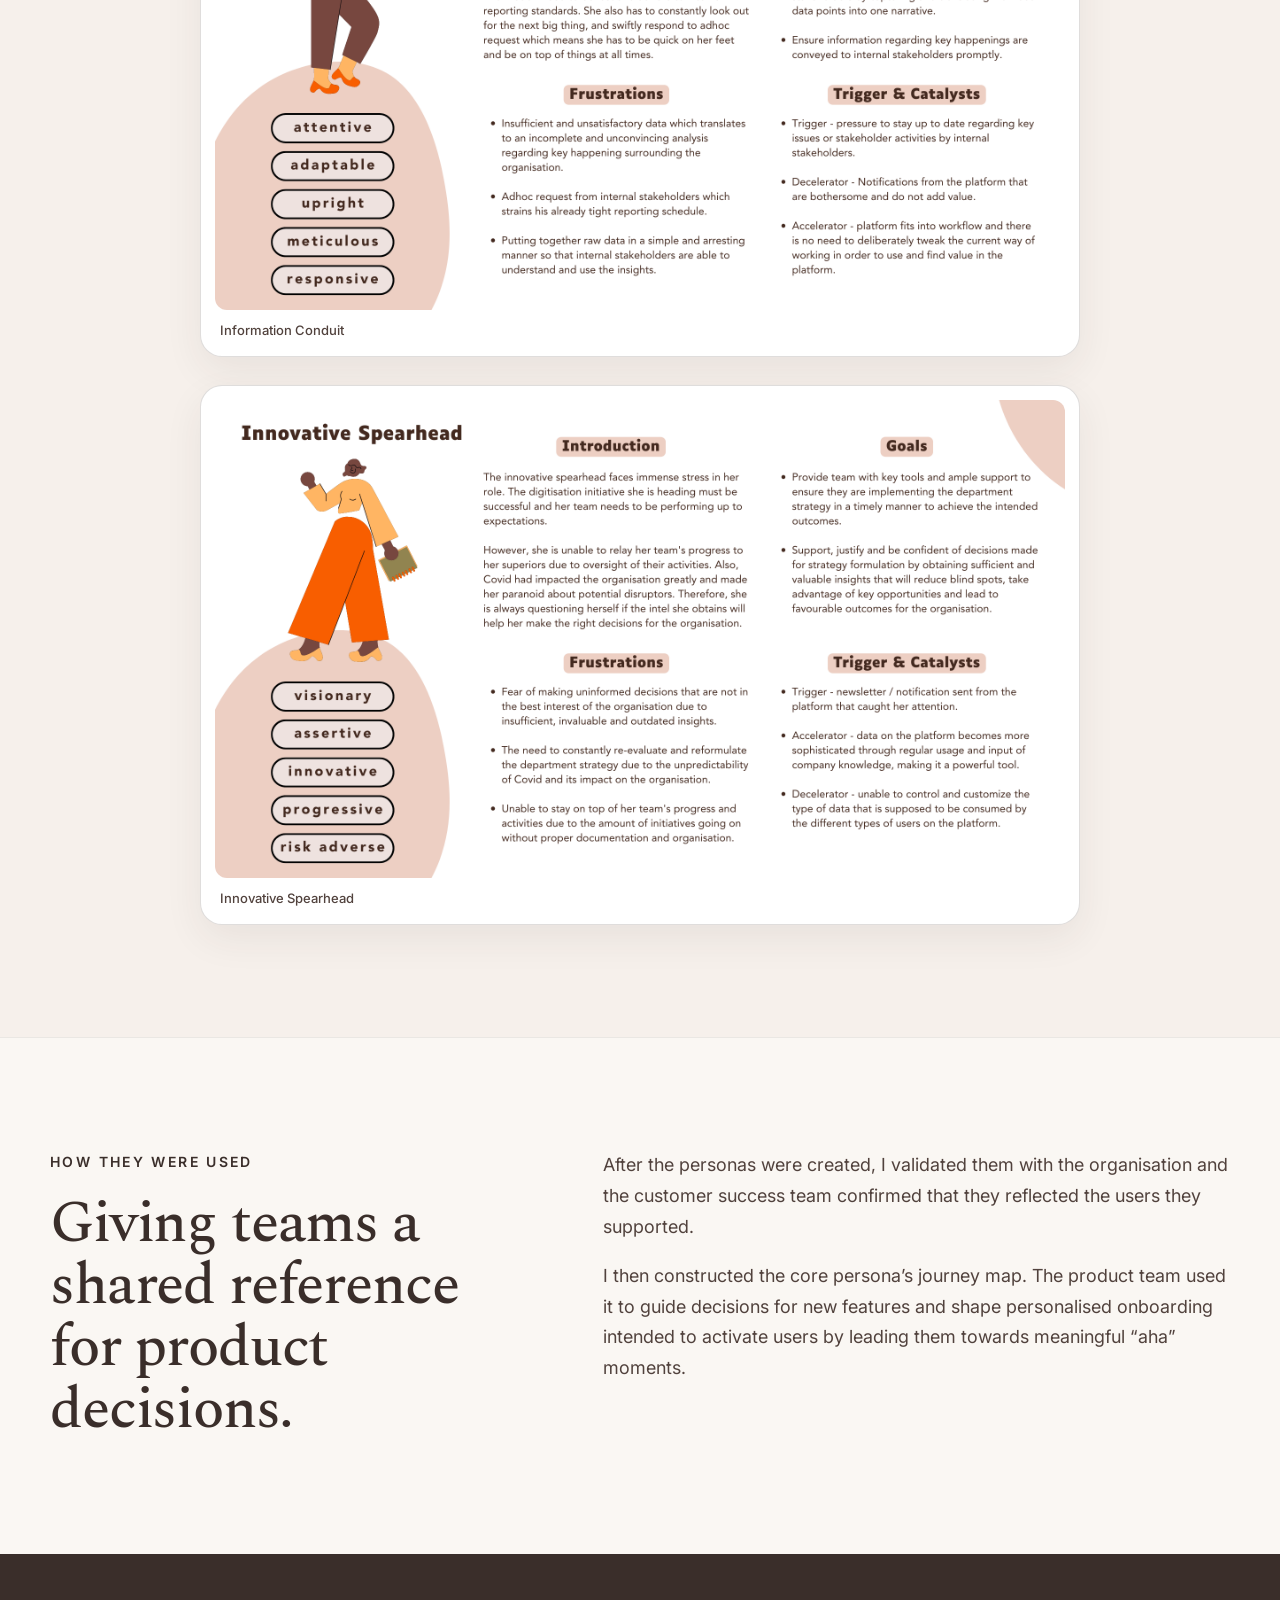
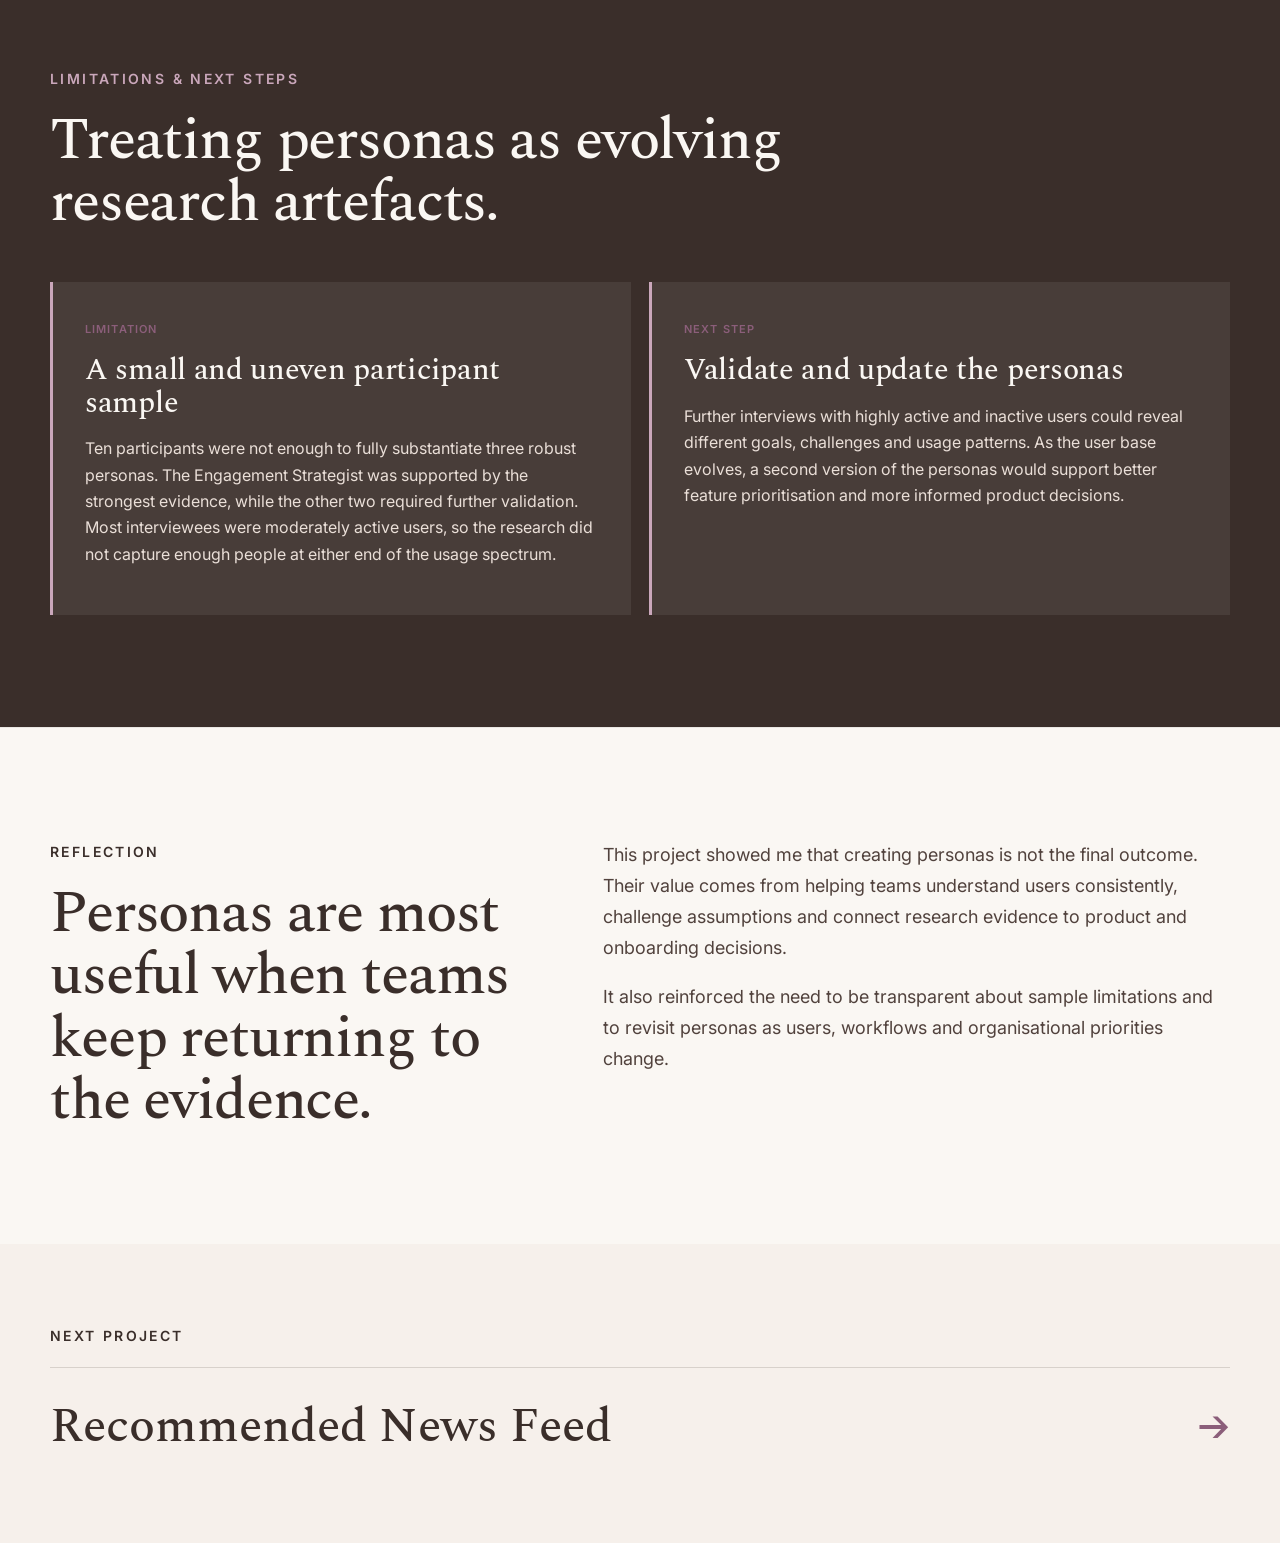
<file: case-studies/user-personas.html>
<!doctype html>
<html lang="en">
<head>
  <meta charset="utf-8" />
  <meta name="viewport" content="width=device-width, initial-scale=1" />
  <meta name="description" content="Creating User Personas case study by Anita Muthukumarasamy." />
  <title>Creating User Personas — Anita Muthukumarasamy</title>
  <link rel="preconnect" href="https://fonts.googleapis.com" />
  <link rel="preconnect" href="https://fonts.gstatic.com" crossorigin />
  <link href="https://fonts.googleapis.com/css2?family=Inter:wght@300;400;500;600;700&amp;family=Spectral:ital,wght@0,400;0,500;0,600;1,500;1,600&amp;display=swap" rel="stylesheet" />
  <link rel="stylesheet" href="../styles.css?v=79" />
</head>
<body class="case-personas">
  <a class="skip-link" href="#main">Skip to content</a>

  <header class="site-header">
    <div class="shell nav-wrap">
      <a class="brand" href="../index.html#top" aria-label="Back to homepage">AM</a>
      <button class="nav-toggle" aria-expanded="false" aria-controls="site-nav">Menu</button>
      <nav id="site-nav" class="site-nav" aria-label="Primary navigation">
        <a href="../index.html#top">Home</a><a href="../index.html#work">Work</a><a href="../index.html#journey">About</a><a href="../index.html#contact">Contact</a>
      </nav>
    </div>
  </header>

  <main id="main" class="case-study">
    <section class="case-hero section-pad">
      <div class="shell">
        <a class="back-link" href="../index.html#work">← Back to projects</a>
        <p class="eyebrow">CREATING USER PERSONAS</p>
        <h1>Turning user interviews into shared product understanding.</h1>
        <p class="case-deck">Researching the goals, challenges and platform behaviours of users of a complex B2B stakeholder-intelligence product.</p>
        <dl class="case-meta">
          <div><dt>Role</dt><dd>UX Researcher — research planning, interviews, synthesis and persona development</dd></div>
          <div><dt>Year</dt><dd>2021</dd></div>
          <div><dt>Participants</dt><dd>10 users from 10 organisations</dd></div>
          <div><dt>Methods</dt><dd>Internal stakeholder interviews, user interviews, thematic analysis, affinity mapping and persona development</dd></div>
        </dl>
        <figure class="case-hero-image persona-hero-image"><img src="../assets/case-studies/user-personas/personas-hero.png" alt="Three user personas: Information Conduit, Engagement Strategist and Innovative Spearhead" /></figure>
      </div>
    </section>

    <section class="case-section">
      <div class="shell case-prose-grid">
        <div><p class="eyebrow">OVERVIEW</p><h2>Understanding why product adoption was low.</h2></div>
        <div class="case-copy"><p>The product was a complex B2B platform offering stakeholder and media intelligence, primarily for people working in external-affairs functions.</p><p>Adoption was low, and many users relied on customer success managers to deliver insights to them. Personas were an essential first step towards understanding users more deeply, improving product decisions and creating more personalised onboarding experiences.</p></div>
      </div>
    </section>

    <section class="case-section case-tinted">
      <div class="shell">
        <p class="eyebrow">RESEARCH OBJECTIVES</p>
        <h2 class="case-wide-heading">What did we need to learn about our users?</h2>
        <div class="question-grid persona-objectives">
          <article><span>01</span><p>Their goals and challenges</p></article>
          <article><span>02</span><p>What triggered them to use the platform</p></article>
          <article><span>03</span><p>What kept them engaged</p></article>
          <article><span>04</span><p>Where they experienced an “aha” moment</p></article>
          <article><span>05</span><p>What friction discouraged continued use</p></article>
        </div>
      </div>
    </section>

    <section class="case-section">
      <div class="shell case-prose-grid">
        <div><p class="eyebrow">MY ROLE</p><h2>Leading the research from planning to adoption.</h2></div>
        <div class="case-copy"><p>I planned and coordinated the research, crafted the interview questions and conducted 10 interviews with users from 10 organisations.</p><ul><li>Recorded and transcribed each interview</li><li>Analysed insights through affinity mapping</li><li>Constructed three personas, including one core persona</li><li>Validated the personas with the organisation</li><li>Advocated for their use in product and onboarding decisions</li></ul></div>
      </div>
    </section>

    <section class="case-section case-dark">
      <div class="shell">
        <p class="eyebrow light">INTERVIEW FRAMEWORK</p>
        <h2 class="case-wide-heading">Connecting users’ inherent goals with their platform behaviour.</h2>
        <p class="case-intro">I first spoke with customer success managers to gain an initial understanding of users’ goals, challenges and platform usage. The interview framework then explored two layers: what users wanted to achieve, and the triggers, “aha” moments and catalysts that influenced whether they continued using the platform.</p>
        <figure class="case-figure"><img src="../assets/case-studies/user-personas/interview-framework.png" alt="Interview framework connecting user goals and challenges with positive and negative platform behaviours" /><figcaption>A good catalyst accelerated platform use, while repeated bad catalysts could cause users to disengage.</figcaption></figure>
      </div>
    </section>

    <section class="case-section">
      <div class="shell">
        <p class="eyebrow">SYNTHESIS</p>
        <h2 class="case-wide-heading">Organising interview evidence into five themes.</h2>
        <p class="case-intro">All interviews were recorded, transcribed and uploaded to EnjoyHQ. I used affinity mapping to group recurring evidence under user goals, challenges, triggers, good catalysts and bad catalysts.</p>
        <figure class="case-figure"><img src="../assets/case-studies/user-personas/affinity-map.png" alt="Affinity map of anonymised user interview insights grouped by common jobs and themes" /><figcaption>Affinity mapping helped reveal recurring patterns across organisations and roles.</figcaption></figure>

        <div class="insight-grid">
          <article><span>USER GOALS</span><h3>Build relationships and make informed decisions.</h3><ul><li>Develop and maintain relationships with key stakeholders.</li><li>Obtain enough of the right intelligence to make sound decisions.</li><li>Stay updated on risks that could affect the organisation.</li></ul></article>
          <article><span>USER CHALLENGES</span><h3>Find useful intelligence without relying on manual work.</h3><ul><li>Limited information about topics, countries or stakeholders.</li><li>Changing organisational priorities affected established workflows.</li><li>Manually discovering stakeholder connections and potential threats was difficult.</li></ul></article>
          <article><span>TRIGGERS</span><h3>Use the platform when an issue or engagement creates urgency.</h3><ul><li>Before, during and after engaging with key stakeholders.</li><li>After a relevant newsletter or platform notification.</li><li>When an important issue or stakeholder activity could affect business outcomes.</li></ul></article>
          <article><span>GOOD CATALYSTS</span><h3>Support, better data and workflow fit encouraged use.</h3><ul><li>Customer success guidance shortened the learning curve.</li><li>Data became more useful through regular use and company knowledge.</li><li>The platform fitted into an existing or new workflow.</li></ul></article>
          <article><span>BAD CATALYSTS</span><h3>Unclear value and noisy data discouraged continued use.</h3><ul><li>Users were unsure how the platform added value to their role.</li><li>Information could feel inconclusive, unhelpful or difficult to sift through.</li><li>Users lacked control over what different audiences consumed.</li></ul></article>
        </div>
      </div>
    </section>

    <section class="case-section case-tinted">
      <div class="shell">
        <p class="eyebrow">THE PERSONAS</p>
        <h2 class="case-wide-heading">Three perspectives shaped by distinct goals and motivations.</h2>
        <div class="persona-showcase">
          <figure><img src="../assets/case-studies/user-personas/engagement-strategist.png" alt="Engagement Strategist persona" /><figcaption><strong>Core persona</strong> — Engagement Strategist</figcaption></figure>
          <figure><img src="../assets/case-studies/user-personas/information-conduit.png" alt="Information Conduit persona" /><figcaption>Information Conduit</figcaption></figure>
          <figure><img src="../assets/case-studies/user-personas/innovative-spearhead.png" alt="Innovative Spearhead persona" /><figcaption>Innovative Spearhead</figcaption></figure>
        </div>
      </div>
    </section>

    <section class="case-section">
      <div class="shell case-prose-grid">
        <div><p class="eyebrow">HOW THEY WERE USED</p><h2>Giving teams a shared reference for product decisions.</h2></div>
        <div class="case-copy"><p>After the personas were created, I validated them with the organisation and the customer success team confirmed that they reflected the users they supported.</p><p>I then constructed the core persona’s journey map. The product team used it to guide decisions for new features and shape personalised onboarding intended to activate users by leading them towards meaningful “aha” moments.</p></div>
      </div>
    </section>

    <section class="case-section case-dark">
      <div class="shell">
        <p class="eyebrow light">LIMITATIONS &amp; NEXT STEPS</p>
        <h2 class="case-wide-heading">Treating personas as evolving research artefacts.</h2>
        <div class="workshop-grid persona-limitations">
          <article><span>LIMITATION</span><h3>A small and uneven participant sample</h3><p>Ten participants were not enough to fully substantiate three robust personas. The Engagement Strategist was supported by the strongest evidence, while the other two required further validation. Most interviewees were moderately active users, so the research did not capture enough people at either end of the usage spectrum.</p></article>
          <article><span>NEXT STEP</span><h3>Validate and update the personas</h3><p>Further interviews with highly active and inactive users could reveal different goals, challenges and usage patterns. As the user base evolves, a second version of the personas would support better feature prioritisation and more informed product decisions.</p></article>
        </div>
      </div>
    </section>

    <section class="case-section">
      <div class="shell case-prose-grid">
        <div><p class="eyebrow">REFLECTION</p><h2>Personas are most useful when teams keep returning to the evidence.</h2></div>
        <div class="case-copy"><p>This project showed me that creating personas is not the final outcome. Their value comes from helping teams understand users consistently, challenge assumptions and connect research evidence to product and onboarding decisions.</p><p>It also reinforced the need to be transparent about sample limitations and to revisit personas as users, workflows and organisational priorities change.</p></div>
      </div>
    </section>

    <section class="case-next"><div class="shell"><p class="eyebrow">NEXT PROJECT</p><a href="recommended-news-feed.html"><span>Recommended News Feed</span><b>→</b></a></div></section>
  </main>
  <script src="../script.js"></script>
</body>
</html>
</file>
<file: styles.css>
:root {
  --cream: #faf7f3;
  --paper: #f4eee8;
  --taupe: #d9cdc4;
  --taupe-dark: #bbaaa0;
  --espresso: #3a2e2a;
  --espresso-2: #51423d;
  --mauve: #8b5e7a;
  --mauve-dark: #70465f;
  --blush: #f3e4e8;
  --white: #fffdfb;
  --line: rgba(58, 46, 42, .16);
  --shadow: 0 24px 70px rgba(58, 46, 42, .10);
  --radius-xl: 34px;
  --radius-lg: 24px;
  --radius-md: 16px;
  --shell: min(1180px, calc(100vw - 48px));
  --title-font: "Spectral", Georgia, "Times New Roman", serif;
  --body-font: "Inter", Helvetica, Arial, sans-serif;
  --ui-font: "Inter", Helvetica, Arial, sans-serif;
}

* { box-sizing: border-box; }
html { scroll-behavior: smooth; }
body {
  margin: 0;
  background: var(--cream);
  color: var(--espresso);
  font-family: var(--body-font);
  line-height: 1.65;
  -webkit-font-smoothing: antialiased;
}
a { color: inherit; text-decoration: none; }
button, a { -webkit-tap-highlight-color: transparent; }

.skip-link {
  position: fixed; left: 16px; top: -60px; z-index: 1000;
  background: var(--espresso); color: var(--cream); padding: 10px 14px; border-radius: 8px;
}
.skip-link:focus { top: 16px; }

.shell { width: var(--shell); margin: 0 auto; }
.section-pad { padding: 112px 0; }

.site-header {
  position: sticky; top: 0; z-index: 100;
  background: color-mix(in srgb, var(--cream) 90%, transparent);
  backdrop-filter: blur(14px);
  border-bottom: 1px solid rgba(58, 46, 42, .08);
}
.nav-wrap { min-height: 76px; display: flex; align-items: center; justify-content: space-between; }
.brand {
  width: 40px; height: 40px; display: grid; place-items: center;
  border: 1px solid var(--line); border-radius: 50%;
  font-family: var(--title-font); font-size: 18px;
}
.site-nav { display: flex; gap: 30px; align-items: center; font-family: var(--ui-font); font-size: 14px; }
.site-nav a { position: relative; }
.site-nav a::after {
  content: ""; position: absolute; left: 0; right: 100%; bottom: -5px; height: 1px; background: var(--mauve); transition: right .2s ease;
}
.site-nav a:hover::after, .site-nav a:focus-visible::after { right: 0; }
.nav-toggle { display: none; border: 0; background: transparent; font: inherit; color: inherit; }

.hero {
  min-height: calc(100vh - 76px);
  display: grid; grid-template-columns: 1.18fr .82fr; gap: 48px; align-items: center;
}
.hero-copy { max-width: 680px; }
.eyebrow {
  margin: 0 0 20px; font-family: var(--ui-font); font-size: 14px; letter-spacing: .17em; font-weight: 600;
}
h1, h2, h3 { font-family: var(--title-font); font-weight: 500; line-height: 1.08; margin-top: 0; }
h1 { font-size: clamp(52px, 5.3vw, 64px); margin-bottom: 28px; letter-spacing: .035em; word-spacing: .08em; font-style: normal; font-weight: 600; text-transform: uppercase; }
h2 { font-size: clamp(40px, 4.3vw, 56px); letter-spacing: -.02em; }
h3 { font-size: clamp(28px, 3vw, 38px); letter-spacing: -.01em; }
.hero-body { font-size: clamp(18px, 1.5vw, 20px); max-width: 650px; color: var(--espresso-2); margin: 0 0 28px; font-style: italic; }
.tag-row { display: flex; flex-wrap: wrap; gap: 10px; margin: 24px 0 0; }
.tag-row span {
  border: 1px solid var(--line); border-radius: 999px; padding: 8px 12px 7px;
  font-family: var(--ui-font); font-size: 11px; letter-spacing: .06em; background: rgba(255,255,255,.25);
}
.hero .tag-row { margin-top: 14px; flex-wrap: nowrap; }
.hero .tag-row span { padding: 7px 10px 6px; background: transparent; font-size: 10px; text-transform: uppercase; white-space: nowrap; }
.tag-row.compact { margin-top: 18px; gap: 8px; }
.tag-row.compact span { font-size: 10px; padding: 7px 10px 6px; }
.cta-row { display: flex; flex-wrap: wrap; gap: 14px; margin-top: 48px; }
.btn {
  display: inline-flex; align-items: center; justify-content: center; min-height: 50px; padding: 0 19px;
  border-radius: 999px; font-family: var(--ui-font); font-size: 15px; font-weight: 600; letter-spacing: 0; border: 1px solid transparent; transition: transform .18s ease, background .18s ease, border-color .18s ease;
}
.btn:hover { transform: translateY(-2px); }
.btn-primary { background: var(--mauve); color: var(--white); box-shadow: 0 12px 28px rgba(139,94,122,.22); }
.btn-primary:hover { background: var(--mauve-dark); }
.btn-secondary { border-color: rgba(58,46,42,.28); background: transparent; }
.btn-secondary:hover { border-color: var(--espresso); }

.hero-art { position: relative; width: 100%; min-height: 540px; display: grid; place-items: center; align-self: center; justify-self: center; }
.hero-visual-group { position: relative; width: min(100%, 530px); margin: auto; transform: translateY(-88px); }
.hero-illustration { display: block; width: 100%; max-height: 540px; object-fit: contain; }
.desk-card {
  position: absolute; inset: 48px 24px 62px 68px;
  border-radius: 46% 54% 48% 52% / 38% 40% 60% 62%;
  background: linear-gradient(145deg, #ded3cb, #c9bbb0);
  box-shadow: var(--shadow); overflow: hidden;
}
.desk-card::before {
  content: ""; position: absolute; inset: 44% 9% 8% 7%;
  background: #a68f7e; border-radius: 18px; transform: rotate(-4deg); opacity: .55;
}
.desk-screen {
  position: absolute; width: 49%; aspect-ratio: 4/3; left: 16%; top: 15%; padding: 16px;
  border-radius: 18px; background: var(--white); transform: rotate(-6deg); box-shadow: 0 18px 40px rgba(58,46,42,.14);
}
.screen-top { width: 44%; height: 8px; border-radius: 999px; background: var(--mauve); opacity: .65; margin-bottom: 18px; }
.screen-grid { display: grid; grid-template-columns: 1fr 1fr; gap: 10px; }
.screen-grid span { height: 58px; background: var(--paper); border-radius: 12px; border: 1px solid var(--line); }
.desk-cup { position: absolute; width: 74px; height: 74px; right: 18%; top: 25%; border-radius: 50%; background: var(--espresso); box-shadow: inset 0 0 0 16px #cfc0b6; transform: rotate(8deg); }
.desk-pencil { position: absolute; width: 9px; height: 140px; right: 20%; bottom: 16%; background: var(--mauve); border-radius: 9px; transform: rotate(26deg); }
.paper { position: absolute; background: var(--white); box-shadow: 0 16px 40px rgba(58,46,42,.08); }
.paper-a { width: 175px; height: 120px; left: 12px; bottom: 52px; transform: rotate(-13deg); border-radius: 18px; }
.paper-b { width: 124px; height: 154px; right: 8px; top: 48px; transform: rotate(12deg); border-radius: 16px; background: var(--blush); }
.motif {
  position: absolute; right: 2%; bottom: -26px; display: grid; gap: 2px;
  font-family: "Bradley Hand", "Segoe Print", cursive; font-size: 18px; line-height: 1.1; transform: rotate(-8deg);
}

.work-section { background: #f7f1ec; }
.section-heading { max-width: 760px; margin-bottom: 56px; }
.section-heading h2 { margin-bottom: 0; }
.projects-grid { display: grid; grid-template-columns: repeat(3, minmax(0, 1fr)); gap: 24px; }
.project {
  display: flex; flex-direction: column; gap: 24px;
  min-width: 0; padding: 0 0 32px; border-bottom: 1px solid var(--line);
}
.project:last-of-type { border-bottom: 1px solid var(--line); }
.project-copy { display: flex; flex-direction: column; flex: 1; }
.project-copy p { color: var(--espresso-2); max-width: 610px; }
.project-number { color: var(--espresso)!important; font-family: var(--ui-font); font-size: 12px; letter-spacing: .13em; font-weight: 600; }
.project-copy h3 { margin: 10px 0 0; font-size: clamp(28px, 2.5vw, 36px); }
.project-link { display: inline-block; align-self: flex-start; margin-top: auto; padding-top: 18px; border-bottom: 1px solid var(--mauve); color: var(--mauve-dark); font: 600 13px var(--ui-font); }
.project-visual { order: -1; width: 100%; min-height: 0; aspect-ratio: 4 / 3; overflow: hidden; border-radius: var(--radius-lg); background: var(--cream); border: 1px solid rgba(58,46,42,.09); box-shadow: var(--shadow); padding: 22px; }
.project-visual-link { order: -1; display: block; border-radius: var(--radius-lg); }
.project-visual-link .project-visual { order: initial; transition: transform .22s ease, box-shadow .22s ease; }
.project-visual-link:hover .project-visual,
.project-visual-link:focus-visible .project-visual { transform: translateY(-3px); box-shadow: 0 18px 42px rgba(58,46,42,.14); }
.project-visual.project-image { aspect-ratio: 16 / 9; padding: 0; }
.project-image img { display: block; width: 100%; height: 100%; object-fit: cover; object-position: center; }
.news-visual { display: grid; grid-template-columns: 1.2fr .8fr; gap: 18px; align-items: stretch; }
.news-stack { display: grid; gap: 18px; }
.news-panel { background: var(--white); border: 1px solid var(--line); border-radius: 18px; padding: 18px; }
.news-panel.wide { display: flex; flex-direction: column; justify-content: end; background: linear-gradient(160deg, var(--blush), var(--white)); }
.thumb { height: 96px; border-radius: 12px; background: linear-gradient(145deg, #cfc0b7, #e8ded8); margin-bottom: 15px; }
.line { height: 9px; background: var(--taupe); border-radius: 9px; margin-top: 10px; }
.line.lg { width: 88%; height: 13px; }
.line.med { width: 72%; }
.line.sm { width: 48%; }
.bridged-visual { display: flex; align-items: center; justify-content: center; gap: 12px; position: relative; background: #f3efec; }
.node { padding: 18px 20px; border-radius: 16px; border: 1px solid var(--line); background: var(--white); font-family: var(--ui-font); font-size: 13px; box-shadow: 0 10px 25px rgba(58,46,42,.07); }
.node.emphasis { background: var(--espresso); color: var(--cream); }
.connector { width: 48px; height: 1px; background: var(--taupe-dark); }
.ws-pill { position: absolute; top: 28px; right: 28px; padding: 8px 11px; border-radius: 999px; background: var(--mauve); color: var(--white); font: 11px var(--ui-font); letter-spacing: .05em; }
.course-visual { display: grid; grid-template-columns: .7fr 1fr 1fr; gap: 14px; align-items: stretch; background: #f2ebe5; }
.course-filter { border-radius: 17px; background: var(--white); border: 1px solid var(--line); }
.course-filter::before, .course-filter::after { content: ""; display: block; height: 10px; margin: 22px 16px; border-radius: 10px; background: var(--taupe); }
.course-filter::after { width: 62%; }
.course-card { padding: 14px; border-radius: 17px; background: var(--white); border: 1px solid var(--line); position: relative; }
.course-thumb { height: 140px; border-radius: 13px; background: linear-gradient(145deg, #cabcb2, #e7ddd6); margin-bottom: 12px; }
.course-thumb-alt { background: linear-gradient(145deg, #d8c3ba, #b9cbc7); }
.price-pill { width: 38%; height: 18px; border-radius: 999px; background: var(--blush); margin-top: 18px; }
.other-projects-heading { margin-top: 44px; padding-top: 38px; border-top: 1px solid var(--line); }
.other-projects-heading .eyebrow { margin: 0; }
.other-work {
  display: grid; grid-template-columns: 200px 1fr; gap: 32px; align-items: center; margin-top: 22px;
  padding: 24px; border-radius: var(--radius-lg); border: 1px solid var(--line); background: rgba(255,255,255,.28);
}
.other-thumb { min-height: 136px; padding: 18px; border-radius: 17px; background: var(--white); display: grid; grid-template-columns: 48px 1fr; gap: 14px; align-items: center; }
.persona-head { width: 48px; height: 48px; border-radius: 50%; background: var(--taupe); }
.persona-lines span { display: block; height: 8px; background: var(--taupe); border-radius: 8px; margin: 8px 0; }
.persona-lines span:nth-child(2) { width: 78%; }.persona-lines span:nth-child(3) { width: 58%; }
.other-thumb.other-thumb-image { display: block; min-height: 0; aspect-ratio: 16 / 9; padding: 0; overflow: hidden; }
.other-thumb-image img { display: block; width: 100%; height: 100%; object-fit: cover; object-position: center; }
.other-copy .eyebrow { margin-bottom: 8px; }.other-copy h3 { margin: 0; font-size: 31px; }
.persona-project-link { margin-top: 18px; padding-top: 0; }

.journey-section { background: var(--cream); }
.journey-heading { margin-bottom: 24px; }
.journey-map { position: relative; padding-top: 12px; display: flex; flex-direction: column; }
.journey-column-backdrops { position: absolute; inset: 12px 0 0; display: grid; grid-template-columns: repeat(4, 1fr); gap: 16px; z-index: 0; }
.journey-column-backdrops span { border: 1.5px solid rgba(58,46,42,.48); border-radius: 28px; background: rgba(255,255,255,.2); }
.journey-column-backdrops span:nth-child(4) { background: var(--espresso); border-color: var(--espresso); }
.emotion-curve { order: 2; position: relative; z-index: 2; width: 100%; height: auto; color: #c98eaa; opacity: 1; margin-top: -58px; }
.journey-grid { order: 1; display: grid; grid-template-columns: repeat(4, 1fr); gap: 16px; position: relative; z-index: 2; }
.journey-card {
  min-height: 420px; padding: 26px 22px 8px; border-radius: 22px 22px 0 0; background: transparent; border: 0;
  display: grid; grid-template-rows: 24px 132px 62px 118px auto; align-content: start;
}
.journey-card:nth-child(4) { color: var(--cream); }
.journey-card h3 { min-height: 0; font-size: 25px; margin: 0; }
.journey-card p { font-size: 14px; color: var(--espresso-2); }
.journey-card-final p, .journey-card-final h3 { color: var(--cream); }
.journey-card .stage-label { margin: 0; }
.journey-perspective { min-height: 0; margin: 0; }
.journey-summary { min-height: 0; margin: 0; }
.journey-goal { grid-row: 4 / 6; margin: 0; }
.curve-face > path:first-child { stroke: rgba(58,46,42,.24); stroke-width: 1.4; }
.curve-face circle { fill: var(--espresso); }
.curve-face .face-mouth { fill: none; stroke: var(--espresso); stroke-width: 4; stroke-linecap: round; }
.curve-face-account > path:first-child { fill: #ead09a; }
.curve-face-software > path:first-child { fill: #b9c8b7; }
.curve-face-ux > path:first-child { fill: #d8b7b8; }
.curve-face-final > path:first-child { fill: #efe3d8; }
.curve-dialogue rect, .curve-dialogue > path { fill: rgba(255,255,255,.97); stroke: var(--espresso); stroke-width: 1.6; }
.curve-dialogue text { fill: var(--espresso); font-family: var(--ui-font); font-size: 12.5px; font-style: italic; font-weight: 600; }
.journey-key { font-family: var(--ui-font); font-size: 11px; letter-spacing: .04em; font-weight: 600; }
.stage-label { font-family: var(--ui-font); letter-spacing: .08em; font-size: 10px!important; font-weight: 600; }
.wanted { margin: 0; padding-top: 18px; border-top: 1px solid var(--line); }
.wanted span { font-family: var(--ui-font); font-size: 11px; letter-spacing: .04em; font-weight: 600; }
.final-motif { margin-top: 34px; font-family: var(--ui-font); letter-spacing: .12em; font-size: 11px!important; }

.contact-section { background: var(--espresso); color: var(--cream); padding-bottom: 44px; }
.contact-inner { display: grid; grid-template-columns: minmax(0, 1.15fr) minmax(360px, .85fr); gap: 80px; align-items: end; }
.contact-inner h2 { max-width: 760px; margin-bottom: 18px; }
.contact-inner p { max-width: 680px; color: #e9dfd8; font-size: 18px; }
.contact-details p { margin-top: 0; }
.contact-details { align-self: end; }
.eyebrow.light { color: #efe7e1; }
.contact-profile-links { display: flex; align-items: center; gap: 24px; min-height: 50px; margin-top: 26px; }
.contact-cta { margin-right: 6px; }
.contact-icon-link { display: grid; width: 30px; height: 30px; place-items: center; opacity: .9; transition: opacity .18s ease, transform .18s ease; }
.contact-icon-link:hover { opacity: 1; transform: translateY(-2px); }
.contact-icon-link svg { width: 28px; height: 28px; fill: #c98eaa; }
.contact-link { font-family: var(--ui-font); font-size: 14px; border-bottom: 1px solid rgba(250,247,243,.35); padding-bottom: 3px; }
.footer-line { display: flex; justify-content: space-between; gap: 30px; padding-top: 34px; margin-top: 84px; border-top: 1px solid rgba(250,247,243,.16); color: #cdbfb6; font: 12px var(--ui-font); }

@media (max-width: 980px) {
  :root { --shell: min(100% - 34px, 900px); }
  .section-pad { padding: 84px 0; }
  .hero { grid-template-columns: 1fr; gap: 26px; min-height: auto; }
  .hero-art { min-height: 480px; max-width: 720px; width: 100%; margin: 0 auto; }
  .hero-visual-group { transform: none; }
  .projects-grid { grid-template-columns: 1fr 1fr; }
  .project { gap: 22px; }
  .project-visual { min-height: 0; }
  .journey-grid { grid-template-columns: 1fr 1fr; gap: 18px; }
  .journey-card:nth-child(2), .journey-card:nth-child(4) { transform: none; }
  .journey-column-backdrops { display: none; }
  .journey-card { min-height: 0; padding: 26px 22px; border: 1px solid var(--line); border-radius: 22px; background: rgba(255,255,255,.68); grid-template-rows: auto; gap: 14px; }
  .journey-card:nth-child(4) { margin: 0; padding: 26px 22px; }
  .journey-card h3, .journey-perspective, .journey-summary, .journey-goal { min-height: 0; margin: 0; grid-row: auto; }
  .wanted { margin: 0; }
  .emotion-curve { display: none; }
  .contact-inner { grid-template-columns: 1fr; }
}

@media (max-width: 720px) {
  :root { --shell: min(100% - 26px, 660px); }
  .projects-grid { grid-template-columns: 1fr; }
  .section-pad { padding: 68px 0; }
  .site-header { position: sticky; }
  .nav-toggle { display: block; }
  .site-nav {
    position: absolute; top: 76px; left: 13px; right: 13px; display: none; flex-direction: column; align-items: stretch; gap: 0;
    padding: 12px; border: 1px solid var(--line); border-radius: 18px; background: var(--cream); box-shadow: var(--shadow);
  }
  .site-nav.open { display: flex; }
  .site-nav a { padding: 12px 10px; }
  .hero { padding-top: 72px; }
  h1 { font-size: clamp(42px, 12vw, 54px); }
  h2 { font-size: clamp(36px, 10vw, 48px); }
  .hero-body { font-size: 18px; }
  .hero .tag-row { flex-wrap: wrap; }
  .hero-art { min-height: 400px; }
  .hero-visual-group { width: min(100%, 400px); transform: none; }
  .hero-illustration { max-height: 400px; }
  .desk-card { inset: 34px 12px 54px 44px; }
  .paper-a { width: 130px; height: 92px; }
  .paper-b { width: 94px; height: 120px; }
  .motif { font-size: 16px; }
  .news-visual, .course-visual { grid-template-columns: 1fr; }
  .news-stack { grid-template-columns: 1fr 1fr; }
  .course-filter { min-height: 84px; }
  .project-visual { min-height: 0; padding: 20px; }
  .bridged-visual { flex-direction: column; }
  .connector { width: 1px; height: 26px; }
  .other-work { grid-template-columns: 1fr; }
  .journey-grid { grid-template-columns: 1fr; }
  .journey-card { min-height: auto; }
  .contact-inner { gap: 28px; }
  .footer-line { flex-direction: column; gap: 8px; }
}

@media (prefers-reduced-motion: reduce) {
  html { scroll-behavior: auto; }
  *, *::before, *::after { transition-duration: .01ms !important; animation-duration: .01ms !important; animation-iteration-count: 1 !important; }
}

/* Case study */
.case-study { background: var(--cream); }
.case-hero { padding-top: 78px; background: linear-gradient(180deg, #faf7f3 0%, #f5eee9 100%); }
.back-link { display: inline-block; margin-bottom: 64px; font: 500 13px var(--ui-font); color: var(--espresso-2); }
.case-hero .eyebrow { margin-bottom: 24px; }
.case-hero h1 { max-width: 1040px; margin-bottom: 30px; font-size: clamp(58px, 7vw, 92px); line-height: .98; text-transform: none; word-spacing: 0; letter-spacing: -.025em; }
.case-deck { max-width: 850px; margin: 0; color: var(--espresso-2); font-size: clamp(20px, 2vw, 27px); line-height: 1.5; }
.case-meta { display: grid; grid-template-columns: 1.15fr .5fr 1fr 1.35fr; gap: 24px; margin: 62px 0 48px; padding: 25px 0; border-top: 1px solid var(--line); border-bottom: 1px solid var(--line); }
.case-meta div { min-width: 0; }
.case-meta dt { margin-bottom: 7px; font: 600 10px var(--ui-font); letter-spacing: .12em; text-transform: uppercase; }
.case-meta dd { margin: 0; color: var(--espresso-2); font-size: 14px; line-height: 1.5; }
.case-hero-visual { min-height: 520px; display: grid; grid-template-columns: 210px 1fr; gap: 18px; padding: 28px; overflow: hidden; border: 1px solid var(--line); border-radius: 32px; background: #e8ded7; box-shadow: var(--shadow); }
.case-hero-image { margin: 0; overflow: hidden; border: 1px solid var(--line); border-radius: 32px; background: #e8ded7; box-shadow: var(--shadow); }.case-hero-image img { display: block; width: 100%; height: auto; }
.persona-hero-image { background: #f7f1ec; }.persona-hero-image img { object-fit: contain; }
.feed-sidebar, .feed-main { padding: 25px; border-radius: 20px; background: var(--white); }
.feed-sidebar { display: grid; align-content: start; gap: 16px; }
.feed-sidebar span { height: 16px; border-radius: 9px; background: var(--taupe); }
.feed-sidebar span:nth-child(2) { width: 72%; }.feed-sidebar span:nth-child(3) { width: 84%; }.feed-sidebar span:nth-child(4) { width: 58%; }
.feed-search { width: 72%; height: 32px; margin-bottom: 30px; border-radius: 99px; background: var(--paper); border: 1px solid var(--line); }
.feed-feature { height: 220px; display: flex; flex-direction: column; justify-content: end; padding: 28px; border-radius: 18px; background: linear-gradient(145deg, #e7d8dc, #f7f1ec); }
.feed-feature span { width: 55%; height: 12px; margin-top: 10px; border-radius: 9px; background: var(--taupe-dark); }.feed-feature span:nth-child(2) { width: 42%; }.feed-feature span:nth-child(3) { width: 30%; }
.feed-items { display: grid; grid-template-columns: repeat(3, 1fr); gap: 16px; margin-top: 18px; }.feed-items i { height: 120px; border: 1px solid var(--line); border-radius: 16px; background: var(--paper); }
.case-section { padding: 112px 0; border-top: 1px solid rgba(58,46,42,.08); }
.case-tinted { background: #f6f0eb; }
.case-dark { background: var(--espresso); color: var(--cream); }
.case-dark p, .case-dark .case-copy p { color: #eadfd8; }
.case-dark .eyebrow,
.case-dark .stage-label,
.case-dark .backlog-columns article > span,
.case-dark .question-grid article > span,
.case-dark .limitation-grid > article > span,
.case-dark .model-flow b { color: #caa7bb; }
.case-prose-grid { display: grid; grid-template-columns: .85fr 1.15fr; gap: 90px; align-items: start; }
.case-prose-single { grid-template-columns: minmax(0, 800px); gap: 24px; }
.post-launch-findings { display: grid; gap: 12px; }.post-launch-findings article { padding: 24px 26px; border: 1px solid var(--line); border-radius: 18px; background: rgba(255,255,255,.45); }.post-launch-findings h3 { margin: 0 0 10px; font-size: 25px; }.post-launch-findings p { margin: 0; color: var(--espresso-2); }
.persona-objectives { grid-template-columns: repeat(3, 1fr); }.persona-objectives article { min-height: 150px; }.insight-grid { display: grid; grid-template-columns: repeat(2, 1fr); gap: 18px; margin-top: 68px; }.insight-grid article { padding: 30px; border: 1px solid var(--line); border-radius: 22px; background: rgba(255,255,255,.55); }.insight-grid article:last-child { grid-column: 1 / -1; }.insight-grid span { font: 600 11px var(--ui-font); letter-spacing: .1em; color: var(--mauve); }.insight-grid h3 { margin: 14px 0 18px; font-size: 29px; }.insight-grid ul { margin: 0; padding-left: 18px; color: var(--espresso-2); }.insight-grid li { margin: 9px 0; }.persona-showcase { display: grid; gap: 28px; margin-top: 50px; }.persona-showcase figure { margin: 0; padding: 14px; border: 1px solid var(--line); border-radius: 22px; background: white; box-shadow: 0 14px 38px rgba(58,46,42,.07); }.persona-showcase img { display: block; width: 100%; border-radius: 12px; }.persona-showcase figcaption { padding: 12px 5px 4px; color: var(--espresso-2); font: 500 13px var(--ui-font); }.persona-limitations article { background: rgba(255,255,255,.07); border-left-color: #caa7bb; }.persona-limitations p { color: #eadfd8; }
.case-prose-grid h2, .case-wide-heading { margin-bottom: 0; font-size: clamp(40px, 4.5vw, 58px); }
.case-copy { font-size: 18px; line-height: 1.72; }
.case-copy p:first-child { margin-top: 0; }.case-copy p { color: var(--espresso-2); }.case-copy ul { padding-left: 20px; }.case-copy li { margin: 9px 0; }
.case-wide-heading { max-width: 900px; }
.case-intro { max-width: 800px; margin: 28px 0 48px; color: var(--espresso-2); font-size: 19px; }
.discovery-intro { margin-top: -24px; font-weight: 600; }
.question-grid { display: grid; grid-template-columns: repeat(2, 1fr); gap: 16px; margin-top: 48px; }
.question-grid article { min-height: 190px; padding: 28px; border: 1px solid var(--line); border-radius: 20px; background: rgba(255,255,255,.45); }.question-grid span, .limitation-grid > article > span { font: 600 12px var(--ui-font); color: var(--mauve); }.question-grid p { max-width: 470px; font: 500 22px/1.45 var(--title-font); }
.comparison-grid, .persona-grid { display: grid; grid-template-columns: repeat(3, 1fr); gap: 18px; margin-top: 46px; }
.comparison-grid article, .persona-grid article { padding: 28px; border: 1px solid var(--line); border-radius: 22px; background: rgba(255,255,255,.55); }.comparison-grid h3, .persona-grid h3 { font-size: 27px; }.comparison-grid p, .comparison-grid li, .persona-grid p { color: var(--espresso-2); font-size: 14px; }.comparison-grid ul { padding-left: 18px; }
.platform-logo { display: block; width: 52px; height: 52px; margin-bottom: 22px; object-fit: contain; object-position: left center; }.platform-logo-wide { width: 68px; }
.case-figure { margin: 58px 0 0; }.case-figure img { display: block; width: 100%; height: auto; border: 1px solid var(--line); border-radius: 22px; background: var(--white); box-shadow: 0 18px 50px rgba(58,46,42,.08); }.case-figure figcaption { margin-top: 12px; color: var(--espresso-2); font-size: 13px; }.case-span { grid-column: 1 / -1; }
.demo-figure video { display: block; width: 100%; height: auto; border: 1px solid var(--line); border-radius: 22px; background: var(--espresso); box-shadow: 0 18px 50px rgba(58,46,42,.12); object-fit: contain; }
.case-personas .case-figure,
.case-personas .persona-showcase { width: min(100%, 880px); margin-left: auto; margin-right: auto; }
.case-bridged .case-figure,
.case-recommended .case-figure,
.case-recommended .prototype-gallery { width: min(100%, 780px); margin-left: auto; margin-right: auto; }
.case-recommended .ideation-figure { width: min(100%, 900px); }
.workshop-grid { display: grid; grid-template-columns: 1fr 1fr; gap: 18px; margin-top: 48px; }.workshop-grid article { padding: 32px; border-left: 3px solid var(--mauve); background: #f7f1ec; }.workshop-grid span { font: 600 11px var(--ui-font); letter-spacing: .1em; text-transform: uppercase; color: var(--mauve); }.workshop-grid h3 { margin: 14px 0; font-size: 30px; }.workshop-grid p { color: var(--espresso-2); }
.case-dark .persona-limitations article { background: rgba(255,255,255,.07); border-left-color: #caa7bb; }.case-dark .persona-limitations p { color: #eadfd8; }
.model-flow { display: flex; align-items: center; gap: 10px; margin-top: 55px; overflow-x: auto; padding-bottom: 8px; }.model-flow span { flex: 0 0 auto; padding: 14px 17px; border: 1px solid rgba(250,247,243,.22); border-radius: 99px; font: 500 12px var(--ui-font); }.model-flow b { color: #caa7bb; }
.test-block { margin-top: 70px; padding-top: 50px; border-top: 1px solid var(--line); }.test-heading { display: flex; gap: 22px; align-items: start; }.test-heading > span { display: grid; width: 48px; height: 48px; place-items: center; flex: 0 0 48px; border-radius: 50%; background: var(--mauve); color: white; font: 600 13px var(--ui-font); }.test-heading h3 { max-width: 740px; margin: 5px 0 24px; font-size: clamp(32px, 3.5vw, 46px); }.test-block > p { max-width: 800px; color: var(--espresso-2); font-size: 18px; }.finding-list { display: grid; grid-template-columns: repeat(2, 1fr); gap: 12px; margin-top: 34px; }.finding-list p { margin: 0; padding: 20px; border-radius: 16px; background: var(--paper); color: var(--espresso-2); }.finding-list strong { display: block; margin-bottom: 4px; color: var(--mauve-dark); }
.prototype-gallery { display: grid; grid-template-columns: repeat(2, minmax(0, 1fr)); gap: 18px; margin-top: 42px; }.prototype-gallery figure { margin: 0; padding: 12px; border: 1px solid var(--line); border-radius: 18px; background: rgba(255,255,255,.58); }.prototype-gallery figure:last-child { width: calc(50% - 9px); grid-column: 1 / -1; justify-self: center; }.prototype-gallery figure.preferred { border-color: var(--mauve); box-shadow: 0 14px 34px rgba(99,62,82,.12); }.prototype-gallery img { display: block; width: 100%; height: auto; border-radius: 10px; }.prototype-gallery figcaption { margin: 10px 4px 2px; color: var(--espresso-2); font: 600 11px var(--ui-font); letter-spacing: .08em; text-transform: uppercase; }.prototype-gallery .preferred figcaption { color: var(--mauve-dark); }
.compact-top { margin-top: 46px; }.limitation-grid { display: grid; grid-template-columns: repeat(3, 1fr); gap: 18px; margin-top: 64px; }.limitation-grid article { padding: 30px; border: 1px solid var(--line); border-radius: 22px; }.limitation-grid h3 { margin: 18px 0; font-size: 28px; }.limitation-grid p { color: var(--espresso-2); font-size: 14px; }
.case-next { padding: 80px 0; background: #f6f0eb; }.case-next a { display: flex; align-items: center; justify-content: space-between; gap: 30px; padding-top: 22px; border-top: 1px solid var(--line); font: 500 clamp(30px, 4vw, 48px) var(--title-font); }.case-next b { color: var(--mauve); }

/* Bridged case study */
.bridged-meta { grid-template-columns: .8fr .8fr 1.15fr 1.25fr; }
.bridged-chat-hero { margin-top: 48px; background: #eee5df; }.bridged-chat-hero img { aspect-ratio: 16 / 9; object-fit: cover; }
.bridged-system { display: flex; align-items: stretch; gap: 12px; margin-top: 48px; padding: 30px; border: 1px solid var(--line); border-radius: 28px; background: #eee5df; box-shadow: var(--shadow); }
.bridged-system > div, .architecture-flow > div, .assignment-flow > div { flex: 1; display: flex; min-width: 0; flex-direction: column; justify-content: center; padding: 24px; border: 1px solid var(--line); border-radius: 18px; background: var(--white); }
.bridged-system > i, .architecture-flow > i, .assignment-flow > i { align-self: center; flex: 0 0 auto; color: var(--mauve); font: 600 16px var(--ui-font); text-align: center; }
.bridged-system span, .architecture-flow span, .decision-grid span, .backlog-columns span { margin-bottom: 12px; color: var(--mauve); font: 600 10px var(--ui-font); letter-spacing: .12em; }
.bridged-system b, .architecture-flow b, .assignment-flow b { font: 500 21px var(--title-font); }
.bridged-system small, .architecture-flow small, .assignment-flow small { margin-top: 8px; color: var(--espresso-2); font: 12px/1.5 var(--ui-font); }
.bridged-system .accent, .architecture-flow .accent { border-color: transparent; background: var(--espresso); color: var(--cream); }
.bridged-system .accent span, .bridged-system .accent small, .architecture-flow .accent span, .architecture-flow .accent small { color: #eadfd8; }
.decision-grid { display: grid; grid-template-columns: repeat(4, 1fr); gap: 16px; margin-top: 54px; }
.decision-grid article { padding: 28px; border: 1px solid var(--line); border-radius: 20px; background: rgba(255,255,255,.55); }
.decision-grid h3 { margin: 14px 0; font-size: 27px; }.decision-grid p { margin-bottom: 0; color: var(--espresso-2); font-size: 14px; }
.bridged-journey { display: grid; grid-template-columns: repeat(7, minmax(0, 1fr)); gap: 0; margin: 54px 0 0; padding: 0; list-style: none; }
.bridged-journey li { position: relative; min-width: 0; padding: 26px 20px; border-top: 2px solid var(--mauve); }
.bridged-journey li::before { content: ""; position: absolute; width: 12px; height: 12px; top: -7px; left: 20px; border-radius: 50%; background: var(--mauve); }
.bridged-journey span { display: block; margin: 8px 0 18px; color: var(--mauve); font: 600 11px var(--ui-font); letter-spacing: .1em; }
.bridged-journey h3 { min-height: 56px; margin: 0 0 10px; font-size: 22px; }.bridged-journey p { margin: 0; color: var(--espresso-2); font-size: 13px; }
.case-dark .bridged-decisions article { border-left-color: #caa7bb; background: rgba(255,255,255,.07); }.case-dark .bridged-decisions p { color: #eadfd8; }
.architecture-flow, .assignment-flow { display: flex; align-items: stretch; gap: 12px; margin-top: 52px; }
.architecture-flow > i { font-size: 10px; line-height: 1.5; letter-spacing: .08em; }
.assignment-flow > div { padding: 22px; background: rgba(255,255,255,.56); }.assignment-flow > i { font-size: 14px; }
.case-link-row { display: flex; align-items: center; flex-wrap: wrap; gap: 18px; margin-top: 34px; }
.case-cta { display: inline-flex; align-items: center; justify-content: center; min-height: 50px; padding: 0 19px; border: 1px solid transparent; border-radius: 999px; background: var(--mauve); color: var(--white); box-shadow: 0 12px 28px rgba(139,94,122,.22); font: 600 15px var(--ui-font); transition: transform .18s ease, background .18s ease, border-color .18s ease; }
.case-cta:hover { transform: translateY(-2px); background: var(--mauve-dark); }
.case-cta.secondary { border-color: var(--mauve); background: transparent; color: var(--mauve-dark); box-shadow: none; }
.case-cta.secondary:hover { border-color: var(--espresso); background: transparent; }
.backlog-figure img { background: #faf9f7; }.case-dark .backlog-figure figcaption { color: #d9cdc6; }
.backlog-columns { display: grid; grid-template-columns: 1fr 1fr; gap: 18px; margin-top: 42px; }
.backlog-columns article { padding: 32px; border: 1px solid rgba(250,247,243,.16); border-radius: 20px; background: rgba(255,255,255,.07); }
.backlog-columns h3 { margin: 12px 0 20px; font-size: 30px; }.backlog-columns ul { margin: 0; padding-left: 18px; color: #eadfd8; }.backlog-columns li { margin: 10px 0; }
.access-note { margin: 0; color: #d9cdc6!important; font-size: 12px; }
.bridged-challenges article:last-child { grid-column: auto; }

/* ASES course discovery case study */
.ases-meta { grid-template-columns: .8fr .9fr 1.15fr 1.5fr; }
.ases-hero-image { aspect-ratio: 16 / 9; height: auto; margin-top: 48px; background: #eee5df; }
.ases-hero-image > img { width: 100%; height: 100%; object-fit: cover; object-position: center; }
.case-disclaimer { max-width: 760px; margin: 20px 0 0; color: var(--espresso-2); font-size: 12px; line-height: 1.6; }
.inline-link { color: var(--mauve-dark); font-weight: 600; text-decoration: underline; text-underline-offset: 4px; }
.ases-challenges article { min-height: 250px; }
.case-dark .ases-journey p { color: #eadfd8; }
.ases-journey { grid-template-columns: repeat(6, minmax(0, 1fr)); }
.ases-decisions { grid-template-columns: repeat(2, 1fr); }
.ases-screen-gallery { display: grid; grid-template-columns: repeat(3, minmax(0, 1fr)); gap: 18px; margin-top: 52px; }
.ases-screen-gallery figure { min-width: 0; margin: 0; padding: 12px; border: 1px solid var(--line); border-radius: 22px; background: rgba(255,255,255,.65); box-shadow: 0 16px 40px rgba(58,46,42,.06); }
.ases-screen { height: 560px; overflow: hidden; border-radius: 13px; background: #f5f6f2; }
.ases-screen img { display: block; width: 100%; height: auto; }
.ases-screen-gallery figcaption { display: grid; gap: 5px; padding: 15px 5px 5px; }
.ases-screen-gallery figcaption strong { color: var(--mauve-dark); font: 600 11px var(--ui-font); letter-spacing: .08em; }
.ases-screen-gallery figcaption span { color: var(--espresso-2); font-size: 13px; line-height: 1.5; }
.redesign-pages { display: grid; gap: 88px; margin-top: 58px; }
.redesign-page-block { display: grid; gap: 28px; }
.redesign-page-copy { display: grid; grid-template-columns: 140px minmax(0, 1fr); gap: 10px 28px; align-items: start; }
.redesign-page-copy > span { align-self: start; padding-top: 9px; color: var(--mauve-dark); font: 600 10px var(--ui-font); letter-spacing: .12em; }
.redesign-page-copy h3 { grid-column: 2; margin: 0; font-size: clamp(30px, 3.5vw, 46px); }
.redesign-page-copy p { grid-column: 2; max-width: 760px; margin: 0; color: var(--espresso-2); font-size: 15px; line-height: 1.7; }
.redesign-page-figure { width: min(100%, 780px); margin: 0 auto; overflow: hidden; border: 1px solid var(--line); border-radius: 24px; background: #fffefa; box-shadow: 0 18px 48px rgba(58,46,42,.07); }
.redesign-page-figure img { display: block; width: 100%; height: auto; }
.redesign-page-figure.home-page-crop { max-height: none; }
.modal-page-figure { width: min(100%, 780px); }
.modal-page-figure figcaption { display: grid; gap: 4px; padding: 20px 24px; border-bottom: 1px solid var(--line); }
.modal-page-figure figcaption strong { color: var(--mauve-dark); font: 600 11px var(--ui-font); letter-spacing: .09em; text-transform: uppercase; }
.modal-page-figure figcaption span { color: var(--espresso-2); font-size: 13px; line-height: 1.5; }
.modal-state-stack { display: grid; gap: 32px; }
.page-modal-composite { position: relative; width: min(100%, 780px); height: 920px; margin: 0 auto; overflow: hidden; border: 1px solid var(--line); border-radius: 24px; background: #fffefa; box-shadow: 0 18px 48px rgba(58,46,42,.07); }
.page-modal-composite .composite-page { display: block; width: 100%; height: auto; }
.page-modal-composite .composite-scrim { position: absolute; inset: 0; background: rgba(28,35,35,.38); }
.page-modal-composite .composite-modal { position: absolute; z-index: 1; top: 7%; left: 50%; width: 46%; height: auto; border-radius: 14px; box-shadow: 0 22px 60px rgba(0,0,0,.25); transform: translateX(-50%); }
.page-modal-composite figcaption { position: absolute; z-index: 2; right: 20px; bottom: 20px; left: 20px; display: grid; gap: 4px; padding: 18px 20px; border-radius: 14px; background: rgba(255,254,250,.94); }
.page-modal-composite figcaption strong, .modal-sequence figcaption strong { color: var(--mauve-dark); font: 600 11px var(--ui-font); letter-spacing: .09em; text-transform: uppercase; }
.page-modal-composite figcaption span, .modal-sequence figcaption span { color: var(--espresso-2); font-size: 13px; line-height: 1.5; }
.modal-sequence { display: grid; grid-template-columns: repeat(2, minmax(0, 420px)); gap: 28px; justify-content: center; align-items: start; }
.modal-sequence figure { width: 100%; margin: 0; overflow: hidden; border: 1px solid var(--line); border-radius: 20px; background: #f5fafb; box-shadow: 0 14px 36px rgba(58,46,42,.06); }
.modal-sequence figcaption { display: grid; gap: 4px; padding: 18px 20px; border-bottom: 1px solid var(--line); background: rgba(255,255,255,.78); }
.modal-sequence img { display: block; width: 100%; height: auto; }
.action-form-mockup { padding: clamp(28px, 5vw, 64px); border: 1px solid var(--line); border-radius: 24px; background: #fffefa; box-shadow: 0 18px 48px rgba(58,46,42,.07); }
.action-form-heading { display: grid; grid-template-columns: 1fr .8fr; gap: 50px; align-items: end; margin-bottom: 34px; }
.action-form-heading p { margin: 0 0 8px; color: #08737b; font: 600 10px var(--ui-font); letter-spacing: .1em; }
.action-form-heading h4 { margin: 0; font: 500 clamp(32px, 4vw, 48px) var(--title-font); }
.action-form-heading > span { color: var(--espresso-2); font-size: 14px; line-height: 1.7; }
.action-form-fields { display: grid; grid-template-columns: 1fr 1fr; gap: 20px; }
.action-form-fields label { display: grid; gap: 8px; }
.action-form-fields label > span { color: var(--espresso-2); font-size: 11px; }
.action-form-fields input { box-sizing: border-box; width: 100%; padding: 14px 15px; border: 1px solid #b9c8c8; border-radius: 8px; background: white; color: var(--espresso); font: 400 14px var(--ui-font); }
.action-form-mockup > button { width: 100%; margin-top: 24px; padding: 14px; border: 0; border-radius: 99px; background: #08737b; color: white; font: 600 14px var(--ui-font); }
.form-state-gallery { display: grid; grid-template-columns: 1fr 1fr; gap: 18px; }
.form-state-card { min-height: 390px; padding: 34px; border: 1px solid var(--line); border-radius: 22px; background: rgba(255,255,255,.72); }
.form-state-label { margin: 0 0 20px; color: var(--mauve-dark); font: 600 10px var(--ui-font); letter-spacing: .12em; }
.form-state-card h4 { margin: 0 0 24px; font: 500 28px var(--title-font); }
.state-field { display: grid; gap: 6px; margin-bottom: 16px; }
.state-field span { color: var(--espresso-2); font-size: 11px; }
.state-field b { padding: 13px 14px; border: 1px solid #b24f55; border-radius: 7px; background: white; font: 400 14px var(--ui-font); }
.state-field small { color: #9f333b; font-size: 11px; line-height: 1.45; }
.form-state-card button { width: 100%; margin-top: 8px; padding: 13px; border: 0; border-radius: 99px; background: #d8ceca; color: #766b67; font: 600 14px var(--ui-font); }
.success-state { display: flex; flex-direction: column; align-items: flex-start; justify-content: center; }
.success-icon { display: grid; width: 48px; height: 48px; margin-bottom: 18px; place-items: center; border-radius: 50%; background: #dcecea; color: #086f76; font: 700 22px var(--ui-font); }
.success-state p:not(.form-state-label) { max-width: 520px; margin: 0; color: var(--espresso-2); font-size: 14px; line-height: 1.7; }
.success-state a { margin-top: 24px; color: #086f76; font: 600 14px var(--ui-font); text-decoration: underline; text-underline-offset: 4px; }
.case-dark .ases-metrics article { border-color: rgba(250,247,243,.18); background: rgba(255,255,255,.07); }
.ases-metrics h3 { margin: 18px 0 10px; color: var(--cream); font: 500 27px var(--title-font); }
.ases-metrics p { margin: 0; color: #eadfd8; font: 400 14px/1.7 var(--ui-font); }
.case-dark .ases-metrics p { color: #eadfd8; }
.ases-limitations article { background: rgba(255,255,255,.45); }
.audit-results { margin-top: 70px; }
.audit-summary-heading { display: grid; grid-template-columns: 1.15fr .85fr; gap: 16px 70px; align-items: end; margin-bottom: 34px; }
.audit-summary-heading .stage-label { grid-column: 1 / -1; }
.audit-summary-heading h3 { max-width: 760px; margin: 0; font-size: clamp(34px, 4vw, 50px); }
.audit-summary-heading > p:last-child { margin: 0; color: var(--espresso-2); font-size: 15px; line-height: 1.7; }
.audit-summary-list { display: grid; grid-template-columns: repeat(2, minmax(0, 1fr)); gap: 16px; }
.audit-summary-list article { display: grid; grid-template-columns: 40px 1fr; gap: 16px; min-height: 240px; padding: 28px; border: 1px solid var(--line); border-radius: 22px; background: rgba(255,255,255,.58); }
.audit-summary-list article:last-child { grid-column: 1 / -1; min-height: 0; }
.audit-summary-list article > span { color: var(--mauve-dark); font: 700 11px var(--ui-font); letter-spacing: .08em; }
.audit-summary-list h4 { margin: 8px 0 10px; font: 500 25px var(--title-font); }
.audit-summary-list p { margin: 0; color: var(--espresso-2); font-size: 14px; line-height: 1.65; }
.audit-summary-list .audit-principle { color: var(--mauve-dark); font: 600 10px var(--ui-font); letter-spacing: .1em; text-transform: uppercase; }
.audit-summary-list .audit-example-copy { margin-top: 16px; padding-top: 15px; border-top: 1px solid rgba(58,46,42,.1); font-size: 13px; }
.audit-summary-list .audit-example-copy strong { display: block; margin-bottom: 4px; color: var(--mauve-dark); font: 600 10px var(--ui-font); letter-spacing: .1em; text-transform: uppercase; }
.form-audit-heading { display: grid; grid-template-columns: 1.15fr .85fr; gap: 16px 70px; align-items: end; margin-bottom: 32px; }
.form-audit-heading .stage-label { grid-column: 1 / -1; }
.form-audit-heading h3 { max-width: 720px; margin: 0; font-size: clamp(34px, 4vw, 50px); }
.form-audit-heading > p:last-child { margin: 0; color: var(--espresso-2); font-size: 15px; line-height: 1.7; }
.form-audit-layout { display: grid; grid-template-columns: minmax(300px, .78fr) minmax(0, 1.22fr); gap: 22px; align-items: start; }
.form-audit-visual { margin: 0; overflow: hidden; border: 1px solid var(--line); border-radius: 22px; background: #161211; box-shadow: 0 16px 40px rgba(58,46,42,.08); }
.form-audit-visual img { display: block; width: 100%; height: auto; }
.form-audit-visual figcaption { padding: 13px 16px; color: #eadfd8; font-size: 11px; line-height: 1.5; }
.form-audit-issues { display: grid; gap: 14px; }
.form-audit-issues article { display: grid; grid-template-columns: 40px 1fr; gap: 16px; padding: 24px; border: 1px solid var(--line); border-radius: 20px; background: rgba(255,255,255,.62); }
.form-audit-issues article > span { color: var(--mauve-dark); font: 700 11px var(--ui-font); letter-spacing: .08em; }
.form-audit-issues h4 { margin: 0 0 8px; font: 500 24px var(--title-font); }
.form-audit-issues p { margin: 0; color: var(--espresso-2); font-size: 14px; line-height: 1.65; }
.audit-example { margin-bottom: 60px; }
.audit-example-heading { display: grid; grid-template-columns: 1.15fr .85fr; gap: 70px; align-items: end; margin-bottom: 30px; }
.audit-example-heading h3 { max-width: 720px; margin: 10px 0 0; font-size: clamp(34px, 4vw, 50px); }
.audit-example-heading > p { margin: 0; color: var(--espresso-2); font-size: 15px; line-height: 1.7; }
.annotated-audit { display: grid; grid-template-columns: minmax(0, 1.45fr) minmax(300px, .55fr); gap: 18px; margin: 0; }
.audit-image-wrap { position: relative; min-width: 0; overflow: hidden; border: 1px solid var(--line); border-radius: 22px; background: white; box-shadow: 0 16px 40px rgba(58,46,42,.07); }
.audit-image-wrap img { display: block; width: 100%; height: auto; }
.audit-marker { position: absolute; display: grid; width: 38px; height: 38px; place-items: center; border: 3px solid white; border-radius: 50%; background: var(--mauve-dark); color: white; box-shadow: 0 6px 18px rgba(58,46,42,.28); font: 700 13px var(--ui-font); }
.audit-marker.marker-one { top: 28%; left: 47%; }
.audit-marker.marker-two { top: 49%; left: 32%; }
.audit-marker.marker-three { top: 11%; left: 64%; }
.audit-marker.careers-marker-one { top: 75%; left: 45%; }
.audit-marker.careers-marker-two { top: 83%; left: 31%; }
.audit-marker.careers-marker-three { top: 90%; left: 64%; }
.audit-callouts { display: grid; gap: 12px; }
.audit-callouts > div { display: grid; grid-template-columns: 36px 1fr; gap: 12px; padding: 20px; border: 1px solid var(--line); border-radius: 18px; background: rgba(255,255,255,.62); }
.audit-callouts span { color: var(--mauve-dark); font: 700 11px var(--ui-font); letter-spacing: .08em; }
.audit-callouts p { margin: 0; color: var(--espresso-2); font-size: 13px; line-height: 1.58; }
.audit-callouts strong { display: block; margin-bottom: 6px; color: var(--espresso); font: 500 20px var(--title-font); }
.audit-response { display: grid; grid-template-columns: 150px 1fr; gap: 22px; margin-top: 18px; padding: 22px 25px; border-left: 3px solid var(--mauve); background: #f6f0eb; }
.audit-response span { color: var(--mauve-dark); font: 600 10px var(--ui-font); letter-spacing: .12em; }
.audit-response p { margin: 0; color: var(--espresso-2); font-size: 14px; line-height: 1.65; }
.audit-chart { padding: 32px; border: 1px solid var(--line); border-radius: 24px; background: rgba(255,255,255,.56); box-shadow: 0 16px 40px rgba(58,46,42,.05); }
.audit-chart-heading { display: grid; grid-template-columns: minmax(300px, 1.4fr) 1fr; gap: 26px; padding: 0 56px 18px 0; border-bottom: 1px solid var(--line); color: var(--mauve-dark); font: 600 10px var(--ui-font); letter-spacing: .12em; text-transform: uppercase; }
.audit-row { display: grid; grid-template-columns: minmax(300px, 1.4fr) 1fr 42px; gap: 26px; align-items: center; padding: 20px 0; border-bottom: 1px solid rgba(58,46,42,.08); }
.audit-row:last-child { border-bottom: 0; }
.audit-row > div { display: grid; gap: 5px; }
.audit-row b { font: 500 20px var(--title-font); }
.audit-row small { color: var(--espresso-2); font-size: 12px; line-height: 1.5; }
.audit-bar { position: relative; height: 12px; overflow: hidden; border-radius: 99px; background: #eadfd8; }
.audit-bar::after { content: ""; position: absolute; inset: 0 auto 0 0; border-radius: inherit; background: linear-gradient(90deg, var(--mauve), #bd8fa8); }
.audit-bar.level-high::after { width: 88%; }
.audit-bar.level-medium::after { width: 62%; }
.audit-row em { color: var(--mauve-dark); font: 600 11px var(--ui-font); font-style: normal; text-transform: uppercase; }
.audit-note { display: grid; grid-template-columns: 190px 1fr; gap: 22px; margin: 18px 0 52px; padding: 18px 22px; border-left: 3px solid var(--mauve); background: #f6f0eb; }
.audit-note strong { font: 600 12px var(--ui-font); color: var(--mauve-dark); }
.audit-note p { margin: 0; color: var(--espresso-2); font-size: 12px; line-height: 1.6; }
.audit-journey-map { overflow: hidden; border: 1px solid var(--line); border-radius: 24px; background: rgba(255,255,255,.48); }
.audit-map-heading, .audit-journey-map article { display: grid; grid-template-columns: .55fr 1.2fr 1.2fr; gap: 28px; padding: 22px 28px; }
.audit-map-heading { background: var(--espresso); color: var(--cream); font: 600 10px var(--ui-font); letter-spacing: .12em; text-transform: uppercase; }
.audit-journey-map article { border-top: 1px solid var(--line); }
.audit-journey-map article:first-of-type { border-top: 0; }
.audit-journey-map b { color: var(--mauve-dark); font: 500 22px var(--title-font); }
.audit-journey-map p { margin: 0; color: var(--espresso-2); font-size: 14px; line-height: 1.6; }

@media (max-width: 980px) {
  .case-meta { grid-template-columns: 1fr 1fr; }
  .case-hero-visual { min-height: 440px; grid-template-columns: 150px 1fr; }
  .case-prose-grid { grid-template-columns: 1fr; gap: 32px; }
  .comparison-grid, .persona-grid, .limitation-grid { grid-template-columns: 1fr 1fr; }
  .persona-objectives { grid-template-columns: 1fr 1fr; }
  .decision-grid { grid-template-columns: 1fr 1fr; }
  .bridged-journey { grid-template-columns: repeat(4, 1fr); row-gap: 20px; }
  .ases-screen-gallery { grid-template-columns: 1fr 1fr; }
  .redesign-page-copy { grid-template-columns: 120px 1fr; }
  .redesign-page-copy p { grid-column: 2; }
  .ases-screen-gallery figure:last-child { grid-column: 1 / -1; width: calc(50% - 9px); justify-self: center; }
  .audit-example-heading { grid-template-columns: 1fr; gap: 20px; }
  .audit-summary-heading { grid-template-columns: 1fr; gap: 16px; }
  .audit-summary-list { grid-template-columns: 1fr; }
  .audit-summary-list article:last-child { grid-column: auto; }
  .form-audit-heading { grid-template-columns: 1fr; gap: 16px; }
  .form-audit-layout { grid-template-columns: 1fr; }
  .form-audit-visual { max-height: 720px; overflow-y: auto; }
  .annotated-audit { grid-template-columns: 1fr; }
  .audit-callouts { grid-template-columns: repeat(3, 1fr); }
  .audit-callouts > div { grid-template-columns: 1fr; }
  .audit-chart-heading, .audit-row { grid-template-columns: minmax(240px, 1.2fr) 1fr 42px; }
  .architecture-flow, .assignment-flow, .bridged-system { flex-wrap: wrap; }
  .architecture-flow > div, .assignment-flow > div, .bridged-system > div { flex: 1 1 40%; }
}

@media (max-width: 720px) {
  .case-hero { padding-top: 48px; }
  .back-link { margin-bottom: 44px; }
  .case-hero h1 { font-size: clamp(48px, 14vw, 68px); }
  .case-meta { grid-template-columns: 1fr; }
  .case-hero-visual { min-height: 390px; grid-template-columns: 1fr; padding: 18px; }.feed-sidebar { display: none; }.feed-items { grid-template-columns: 1fr 1fr; }.feed-items i:last-child { display: none; }
  .case-section { padding: 76px 0; }
  .question-grid, .comparison-grid, .persona-grid, .workshop-grid, .finding-list, .limitation-grid { grid-template-columns: 1fr; }
  .persona-objectives, .insight-grid { grid-template-columns: 1fr; }.insight-grid article:last-child { grid-column: auto; }
  .prototype-gallery { grid-template-columns: 1fr; }.prototype-gallery figure:last-child { width: auto; grid-column: auto; justify-self: stretch; }
  .case-figure { margin-top: 38px; }.test-block { margin-top: 54px; padding-top: 38px; }
  .decision-grid, .backlog-columns { grid-template-columns: 1fr; }
  .bridged-system, .architecture-flow, .assignment-flow { flex-direction: column; padding: 18px; }
  .bridged-system > i, .architecture-flow > i, .assignment-flow > i { transform: rotate(90deg); }
  .bridged-journey { grid-template-columns: 1fr; }
  .bridged-journey li { border-top: 0; border-left: 2px solid var(--mauve); padding: 8px 20px 28px 28px; }
  .bridged-journey li::before { top: 9px; left: -7px; }
  .bridged-journey h3 { min-height: 0; }
  .ases-screen-gallery { grid-template-columns: 1fr; }
  .redesign-pages { gap: 64px; }
  .redesign-page-copy { grid-template-columns: 1fr; gap: 12px; }
  .redesign-page-copy h3, .redesign-page-copy p { grid-column: auto; }
  .form-state-gallery { grid-template-columns: 1fr; }
  .form-state-card { min-height: 0; }
  .action-form-heading, .action-form-fields { grid-template-columns: 1fr; }
  .page-modal-composite { height: min(920px, 130vw); }
  .page-modal-composite .composite-modal { top: 5%; width: 58%; }
  .modal-sequence { grid-template-columns: minmax(0, 420px); }
  .ases-screen-gallery figure:last-child { grid-column: auto; width: auto; justify-self: stretch; }
  .ases-screen { height: 480px; }
  .ases-hero-image { aspect-ratio: 4 / 3; height: auto; padding: 0; }
  .audit-results { margin-top: 48px; }
  .audit-callouts { grid-template-columns: 1fr; }
  .audit-response { grid-template-columns: 1fr; gap: 8px; }
  .audit-marker { width: 30px; height: 30px; border-width: 2px; }
  .audit-chart { padding: 22px; }
  .audit-chart-heading { display: none; }
  .audit-row { grid-template-columns: 1fr 42px; gap: 14px; }
  .audit-row > div { grid-column: 1 / -1; }
  .audit-note { grid-template-columns: 1fr; gap: 8px; }
  .audit-map-heading { display: none; }
  .audit-journey-map article { grid-template-columns: 1fr; gap: 10px; padding: 24px; }
}
</file>
